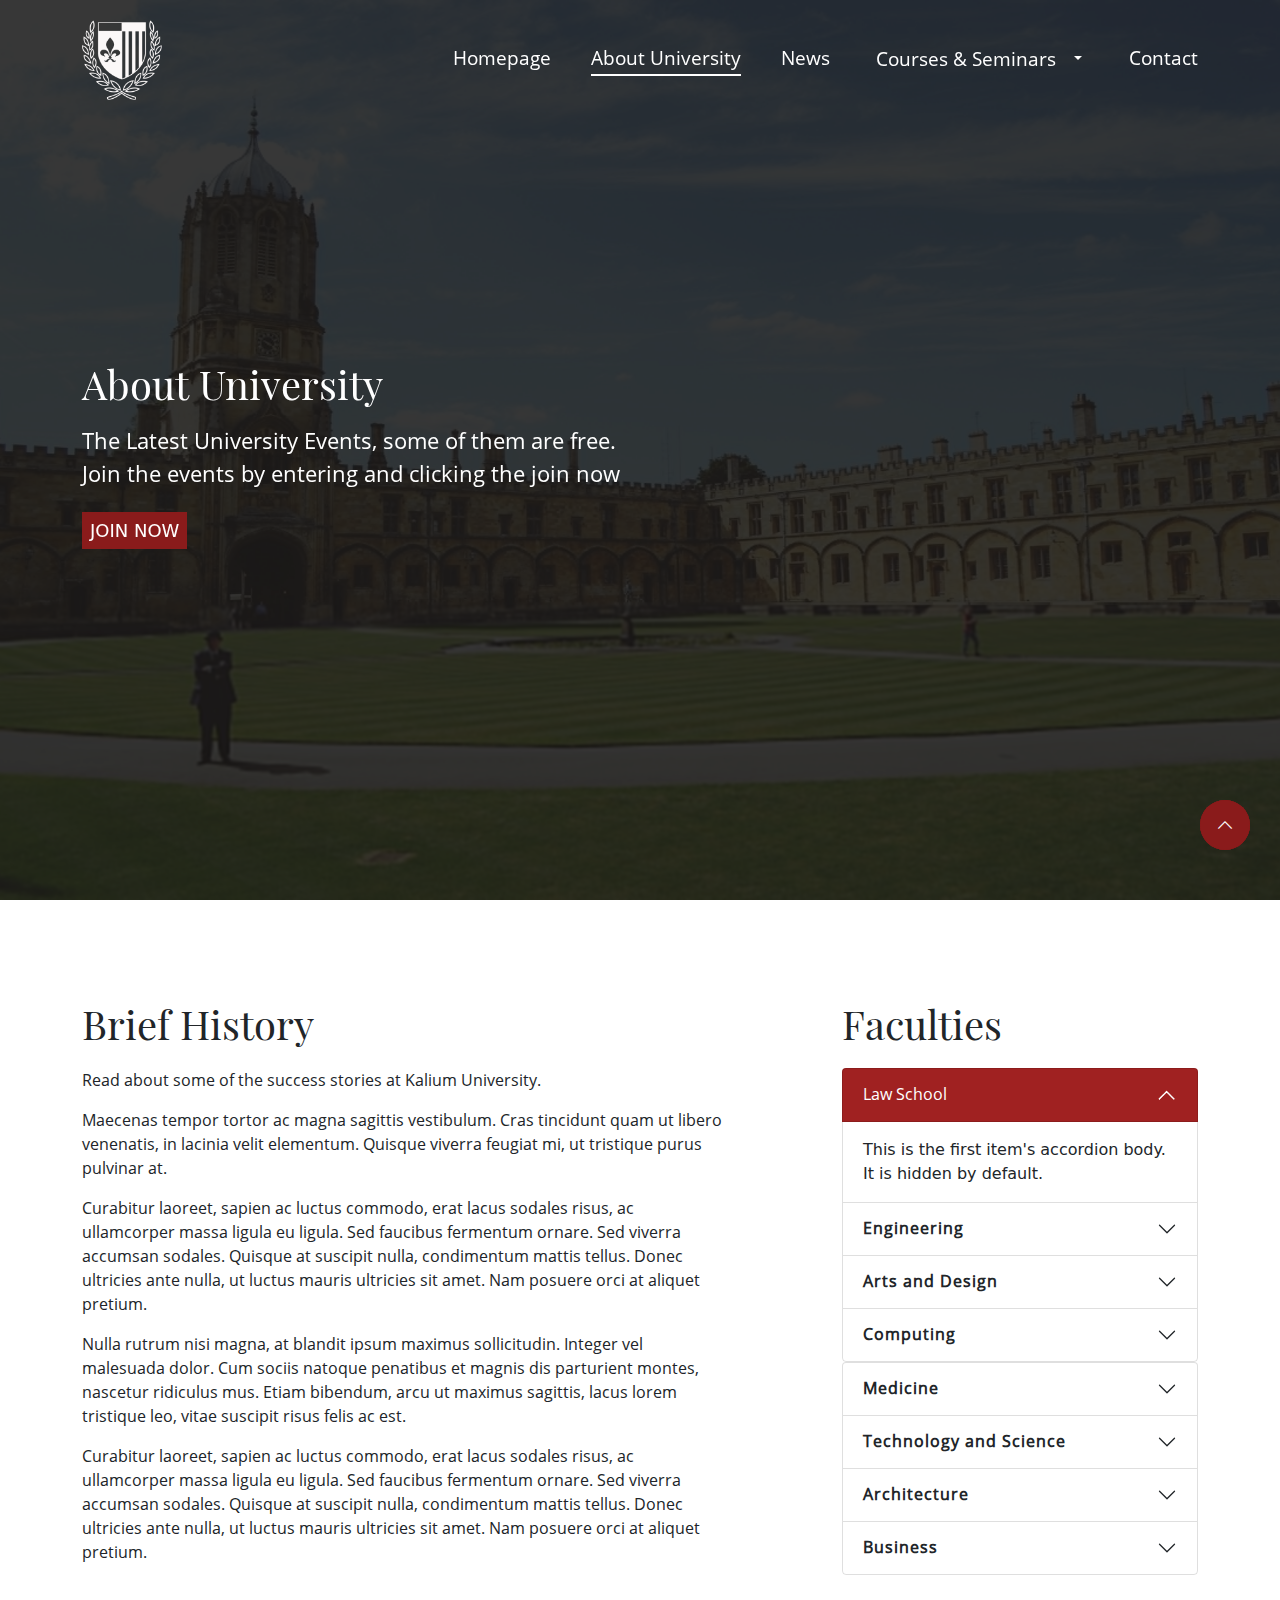
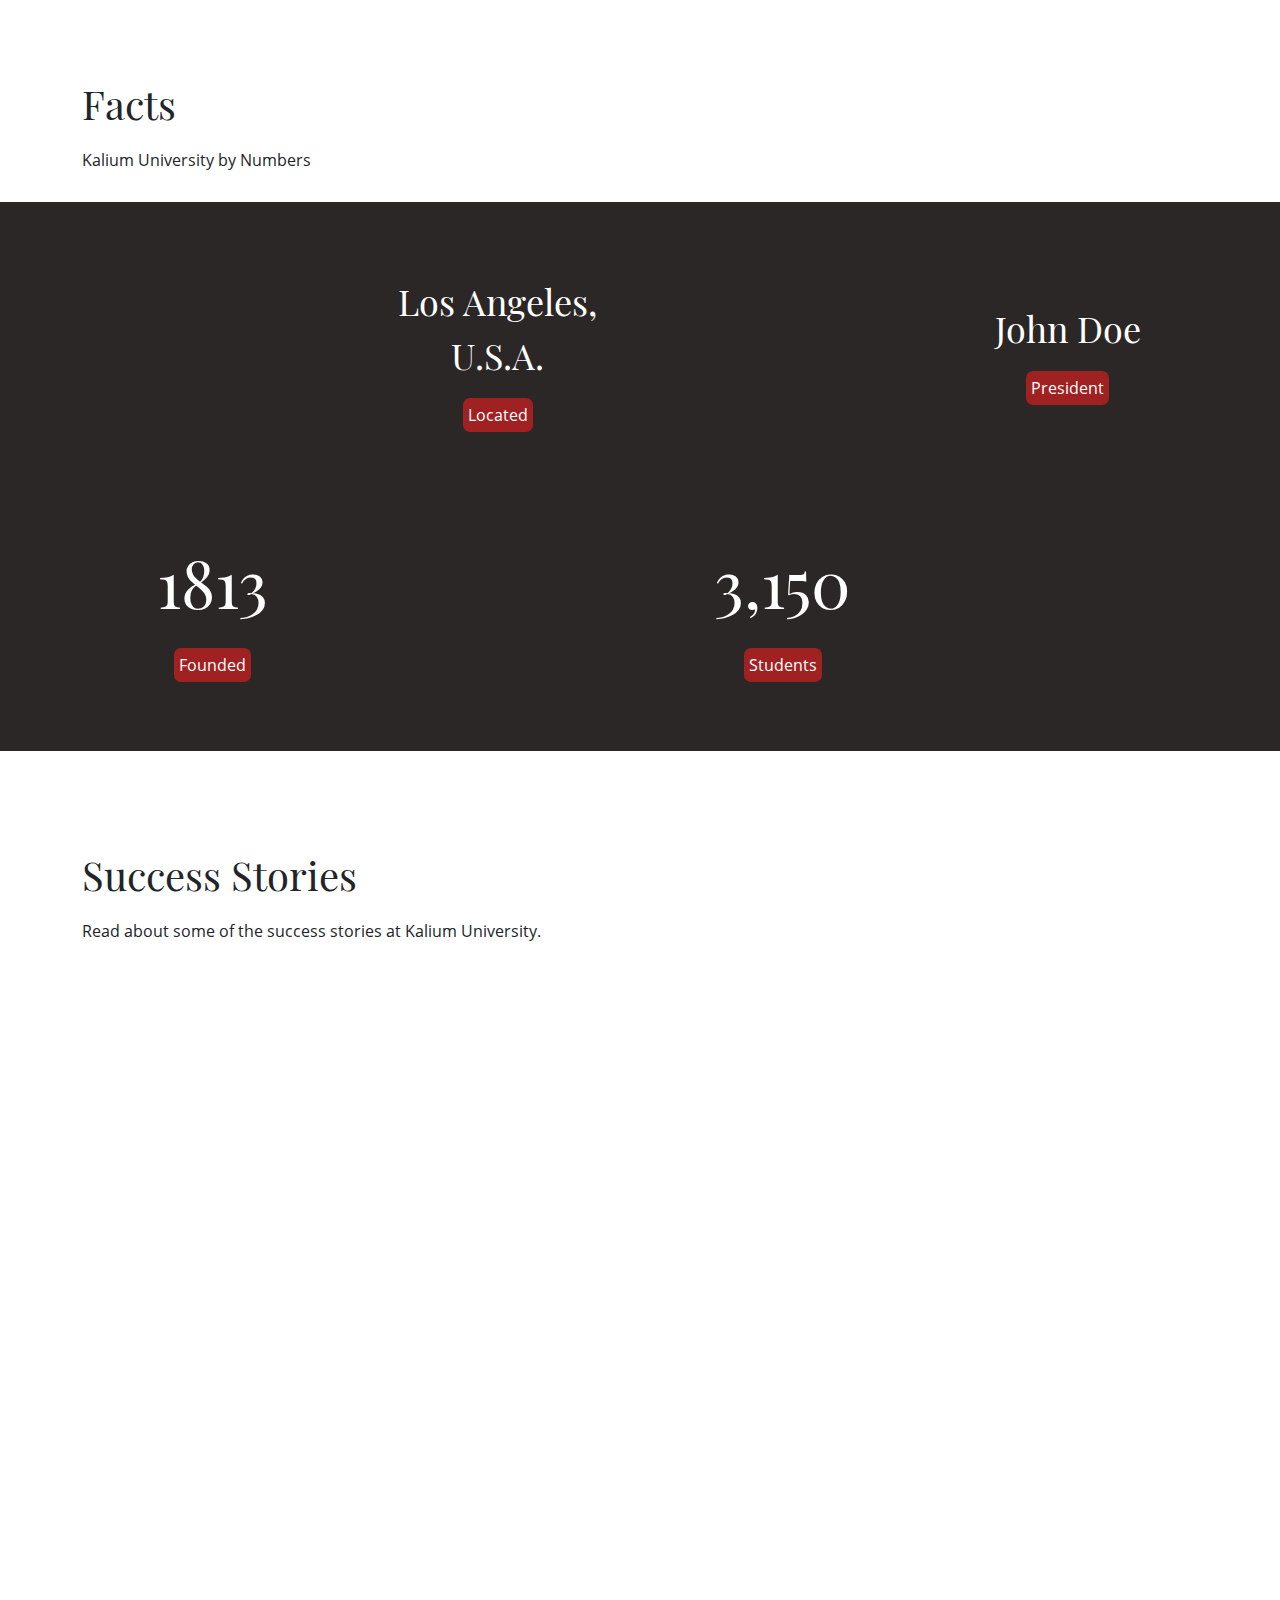
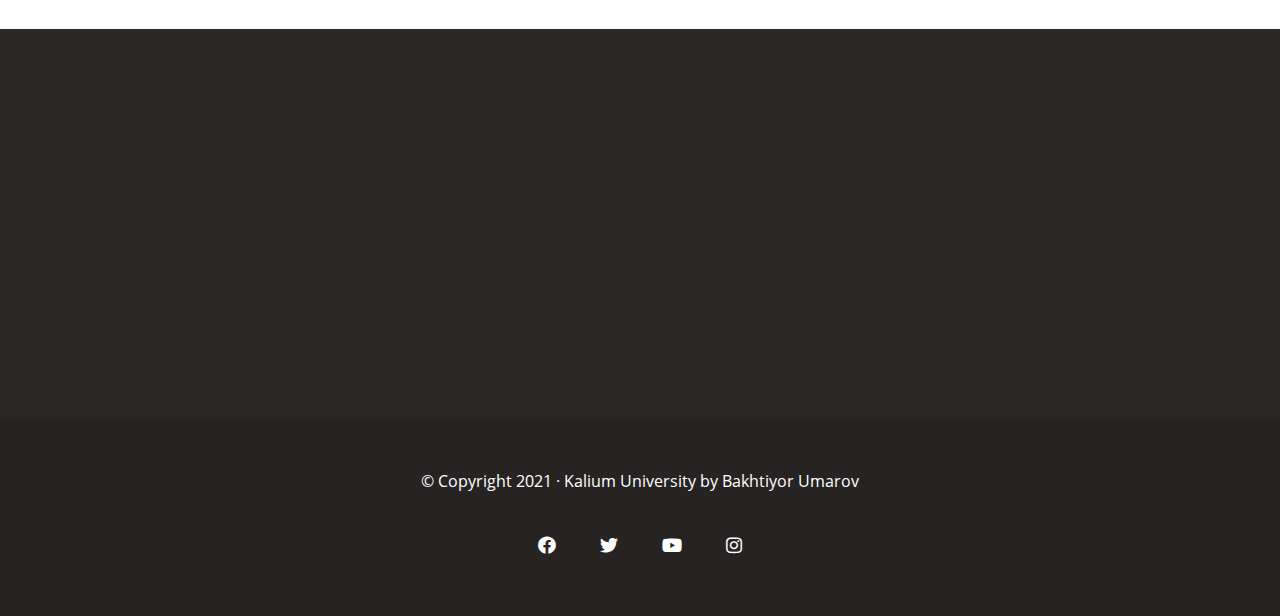
<file: about.html>
<!DOCTYPE html>
<html lang="en">

<head>
    <!-- required meta tags-->
    <meta charset="UTF-8">
    <meta name="viewport" content="width=device-width, initial-scale=1.0">
    <!-- title -->
    <title> Kalium University | About </title>
    <!-- logo -->
    <link rel="icon" href="img/logo_white.png">
    <!-- bootstrap -->
    <link rel="stylesheet" href="css/bootstrap.min.css">
    <!-- font-awesome -->
    <link rel="stylesheet" href="css/font-awesome.css">
    <!-- fonts -->
    <link rel="stylesheet" href="fonts/fonts.css">
    <!-- aos animation -->
    <link href="css/aos.css" rel="stylesheet">
    <!-- hover animation -->
    <link rel="stylesheet" href="css/hover-min.css">
    <!-- main css -->
    <link rel="stylesheet" href="css/about.css">
</head>

<!-- Bakhtiyor Umarov | Front-end Developer -->

<body>
    <!-- header back animation start -->
    <div class="header__back">
        <a href="#" class="header__back-link">
            <i class="fal fa-chevron-up"></i>
        </a>
    </div>
    <!-- header back animation end -->

    <!-- header start -->
    <header class="header" id="header">
        <div class="container">
            <nav class="header__nav">
                <a href="" class="header__logo"><img src="img/logo_white.png" alt=""></a>
                <div class="header__burger ml-auto">
                    <span class="header__icon"></span>
                </div>
                <ul class="header__list">
                    <li class="header__item">
                        <a href="index.html" class="header__link">Homepage</a>
                    </li>
                    <li class="header__item active">
                        <a href="about.html" class="header__link active">About University</a>
                    </li>
                    <li class="header__item">
                        <a href="news.html" class="header__link">News</a>
                    </li>
                    <li class="header__item">
                        <button type="button" class="btn__item btn"><a href="courses.html" class="header__link">Courses
                                & Seminars</a></button>
                        <button type="button" class="btn__icon btn dropdown-toggle dropdown-toggle-split" data-bs-toggle="dropdown" aria-expanded="false">
                            <span class="visually-hidden">Toggle Dropdown</span>
                        </button>
                        <ul class="dropdown-menu">
                            <li class="drop__down-item"><a href="technologies.html" class="drop__down-link">Technology &
                                    Science</a></li>
                            <li class="drop__down-item"><a href="architecture.html" class="drop__down-link">Architecture
                                    Class</a></li>
                            <li class="drop__down-item"><a href="politics.html" class="drop__down-link">Political
                                    Science</a></li>
                            <li class="drop__down-item"><a href="medicine.html" class="drop__down-link">Medicine
                                    Class</a></li>
                        </ul>
                    </li>
                    <li class="header__item">
                        <a href="contact.html" class="header__link">Contact</a>
                    </li>
                </ul>
            </nav>
        </div>
    </header>
    <!-- header end -->
    <!-- main start -->
    <main class="main" id="main">
        <!-- header content start -->
        <section class="header__content">
            <div class="container">
                <div class="row">
                    <div class="header__info col-md-8 col-lg-6" data-aos="fade-up" data-aos-duration='1000' data-aos-delay="300">
                        <h1 class="header__title">About University</h1>
                        <p class="header__txt">The Latest University Events, some of them are free. Join the events by entering and clicking the join now</p>
                        <buttun class="header__btn hvr-rectangle-in">
                            <a href=" #" class="btn__link">Join now </a>
                        </buttun>
                    </div>
                </div>
            </div>
        </section>
        <!-- header content end-->
        <!-- info start -->
        <section class="info" id="info">
            <div class="container">
                <div class="row justify-content-between">
                    <div class="col-md-6 col-lg-7">
                        <h2 class="info__title">
                            Brief History
                        </h2>
                        <p class="info__txt">
                            Read about some of the success stories at Kalium University.
                        </p>
                        <p class="info__txt">
                            Maecenas tempor tortor ac magna sagittis vestibulum. Cras tincidunt quam ut libero venenatis, in lacinia velit elementum. Quisque viverra feugiat mi, ut tristique purus pulvinar at.
                        </p>
                        <p class="info__txt">
                            Curabitur laoreet, sapien ac luctus commodo, erat lacus sodales risus, ac ullamcorper massa ligula eu ligula. Sed faucibus fermentum ornare. Sed viverra accumsan sodales. Quisque at suscipit nulla, condimentum mattis tellus. Donec ultricies ante nulla,
                            ut luctus mauris ultricies sit amet. Nam posuere orci at aliquet pretium.
                        </p>
                        <p class="info__txt">
                            Nulla rutrum nisi magna, at blandit ipsum maximus sollicitudin. Integer vel malesuada dolor. Cum sociis natoque penatibus et magnis dis parturient montes, nascetur ridiculus mus. Etiam bibendum, arcu ut maximus sagittis, lacus lorem tristique leo, vitae
                            suscipit risus felis ac est.
                        </p>
                        <p class="info__txt">
                            Curabitur laoreet, sapien ac luctus commodo, erat lacus sodales risus, ac ullamcorper massa ligula eu ligula. Sed faucibus fermentum ornare. Sed viverra accumsan sodales. Quisque at suscipit nulla, condimentum mattis tellus. Donec ultricies ante nulla,
                            ut luctus mauris ultricies sit amet. Nam posuere orci at aliquet pretium.
                        </p>
                    </div>
                    <div class="col-md-5 col-lg-4">
                        <div class="panel__box">
                            <h2 class="info__title">
                                Faculties
                            </h2>
                            <div class="accordion" id="accordionExample">
                                <div class="accordion-item">
                                    <h2 class="accordion-header" id="headingOne">
                                        <button class="accordion-button" type="button" data-bs-toggle="collapse" data-bs-target="#collapseOne" aria-expanded="true" aria-controls="collapseOne">
                                            Law School
                                        </button>
                                    </h2>
                                    <div id="collapseOne" class="accordion-collapse collapse show" aria-labelledby="headingOne" data-bs-parent="#accordionExample">
                                        <div class="accordion-body">This is the first item's accordion body. It is hidden by default. </div>
                                    </div>
                                </div>
                                <div class="accordion-item">
                                    <h2 class="accordion-header" id="headingTwo">
                                        <button class="accordion-button collapsed" type="button" data-bs-toggle="collapse" data-bs-target="#collapseTwo" aria-expanded="false" aria-controls="collapseTwo">
                                            Engineering
                                        </button>
                                    </h2>
                                    <div id="collapseTwo" class="accordion-collapse collapse" aria-labelledby="headingTwo" data-bs-parent="#accordionExample">
                                        <div class="accordion-body">This is the first item's accordion body. It is hidden by default. </div>
                                    </div>
                                </div>
                                <div class="accordion-item">
                                    <h2 class="accordion-header" id="headingThree">
                                        <button class="accordion-button collapsed" type="button" data-bs-toggle="collapse" data-bs-target="#collapseThree" aria-expanded="false" aria-controls="collapseThree">
                                            Arts and Design
                                        </button>
                                    </h2>
                                    <div id="collapseThree" class="accordion-collapse collapse" aria-labelledby="headingThree" data-bs-parent="#accordionExample">
                                        <div class="accordion-body">This is the first item's accordion body. It is hidden by default. </div>
                                    </div>
                                </div>
                                <div class="accordion-item">
                                    <h2 class="accordion-header" id="headingfour">
                                        <button class="accordion-button collapsed" type="button" data-bs-toggle="collapse" data-bs-target="#collapsefour" aria-expanded="false" aria-controls="collapsefour">
                                            Computing
                                        </button>
                                    </h2>
                                    <div id="collapsefour" class="accordion-collapse collapse" aria-labelledby="headingfour" data-bs-parent="#accordionExample">
                                        <div class="accordion-body">
                                            <div class="accordion-body">This is the first item's accordion body. It is hidden by default. </div>
                                        </div>
                                    </div>
                                </div>
                            </div>
                            <div class="accordion accordion" id="accordionExample">
                                <div class="accordion-item">
                                    <h2 class="accordion-header" id="flush-headingOne">
                                        <button class="accordion-button collapsed" type="button" data-bs-toggle="collapse" data-bs-target="#flush-collapseOne" aria-expanded="false" aria-controls="flush-collapseOne">
                                            Medicine
                                        </button>
                                    </h2>
                                    <div id="flush-collapseOne" class="accordion-collapse collapse" aria-labelledby="flush-headingOne" data-bs-parent="#accordionFlushExample">
                                        <div class="accordion-body">This is the first item's accordion body. It is hidden by default. </div>
                                    </div>
                                </div>
                                <div class="accordion-item">
                                    <h2 class="accordion-header" id="flush-headingTwo">
                                        <button class="accordion-button collapsed" type="button" data-bs-toggle="collapse" data-bs-target="#flush-collapseTwo" aria-expanded="false" aria-controls="flush-collapseTwo">
                                            Technology and Science
                                        </button>
                                    </h2>
                                    <div id="flush-collapseTwo" class="accordion-collapse collapse" aria-labelledby="flush-headingTwo" data-bs-parent="#accordionFlushExample">
                                        <div class="accordion-body">This is the first item's accordion body. It is hidden by default. </div>
                                    </div>
                                </div>
                                <div class="accordion-item">
                                    <h2 class="accordion-header" id="flush-headingThree">
                                        <button class="accordion-button collapsed" type="button" data-bs-toggle="collapse" data-bs-target="#flush-collapseThree" aria-expanded="false" aria-controls="flush-collapseThree">
                                            Architecture
                                        </button>
                                    </h2>
                                    <div id="flush-collapseThree" class="accordion-collapse collapse" aria-labelledby="flush-headingThree" data-bs-parent="#accordionFlushExample">
                                        <div class="accordion-body">This is the first item's accordion body. It is hidden by default. </div>
                                    </div>
                                </div>
                                <div class="accordion-item">
                                    <h2 class="accordion-header" id="flush-headingfour">
                                        <button class="accordion-button collapsed" type="button" data-bs-toggle="collapse" data-bs-target="#flush-collapsefour" aria-expanded="false" aria-controls="flush-collapsefour">
                                            Business
                                        </button>
                                    </h2>
                                    <div id="flush-collapsefour" class="accordion-collapse collapse" aria-labelledby="flush-headingfour" data-bs-parent="#accordionFlushExample">
                                        <div class="accordion-body">This is the first item's accordion body. It is hidden by default. </div>
                                    </div>
                                </div>
                            </div>
                        </div>
                    </div>
                </div>
            </div>
        </section>
        <!-- info end -->
        <!-- facts start -->
        <section class="facts" id="facts">
            <div class="facts__info">
                <div class="container">
                    <h2 class="facts__title">
                        Facts
                    </h2>
                    <p class="facts__txt">
                        Kalium University by Numbers
                    </p>
                </div>
            </div>
            <div class="facts__detail">
                <div class="container">
                    <div class="row">
                        <div class="facts__box col-sm-6 col-md-3" data-aos="zoom-in" data-aos-duration='2000'>
                            <img src="img/ScottLibrary2-292x292.jpg" alt="" class="facts__img">
                        </div>
                        <div class="facts__box col-sm-6 col-md-3">
                            <p class="facts__text">
                                Los Angeles, U.S.A.
                            </p>
                            <span class="facts__span">
                                Located
                            </span>
                        </div>
                        <div class="facts__box col-sm-6 col-md-3" data-aos="zoom-in" data-aos-duration='2000'>
                            <img src="img/president.jpg" alt="" class="facts__img">
                        </div>
                        <div class="facts__box col-sm-6 col-md-3">
                            <p class="facts__text">
                                John Doe
                            </p>
                            <span class="facts__span">
                                President
                            </span>
                        </div>
                        <div class="facts__box col-sm-6 col-md-3">
                            <p class="facts__text">
                                1813
                            </p>
                            <span class="facts__span">
                                Founded
                            </span>
                        </div>
                        <div class="facts__box col-sm-6 col-md-3" data-aos="zoom-in" data-aos-duration='2000'>
                            <img src="img/Campus.jpg" alt="" class="facts__img">
                        </div>
                        <div class="facts__box col-sm-6 col-md-3">
                            <p class="facts__text">
                                3,150
                            </p>
                            <span class="facts__span">
                                Students
                            </span>
                        </div>
                        <div class="facts__box col-sm-6 col-md-3" data-aos="zoom-in" data-aos-duration='2000'>
                            <img src="img/students.jpg" alt="" class="facts__img">
                        </div>
                    </div>
                </div>
            </div>
        </section>
        <!-- facts end -->
        <!-- story start -->
        <section class="story" id="story">
            <div class="container">
                <div class="story__info">
                    <h2 class="story__title">
                        Success Stories
                    </h2>
                    <p class="story__txt">
                        Read about some of the success stories at Kalium University.
                    </p>
                </div>
                <div class="story__hero">
                    <div class="row">
                        <div class="main__hero col-md-5 col-lg-6" data-aos="zoom-in" data-aos-duration='2000'>
                            <div class="story__box">
                                <img src="img/EU-Taylor.jpg" alt="" class="story__img">
                                <div class="story__detail">
                                    <h2 class="story__name">
                                        Susan Barnett
                                    </h2>
                                    <span class="story__span">
                                        Director of University
                                    </span>
                                </div>
                            </div>
                        </div>
                        <div class="col-sm-12 col-md-7 col-lg-6">
                            <div class="row">
                                <div class="col-sm-6" data-aos="zoom-in" data-aos-duration='2000'>
                                    <div class="story__box">
                                        <img src="img/adam-kirsch.jpg" alt="" class="story__img">
                                        <div class="story__detail">
                                            <h2 class="story__name">
                                                Adam Edney
                                            </h2>
                                            <span class="story__span">
                                                Senior Student
                                            </span>
                                        </div>
                                    </div>
                                </div>
                                <div class="col-sm-6" data-aos="zoom-in" data-aos-duration='2000'>
                                    <div class="story__box">
                                        <img src="img/elizabeth.jpg" alt="" class="story__img">
                                        <div class="story__detail">
                                            <h2 class="story__name">
                                                Helen Bowman
                                            </h2>
                                            <span class="story__span">
                                                Freshmen Student
                                            </span>
                                        </div>
                                    </div>
                                </div>
                                <div class="col-sm-6" data-aos="zoom-in" data-aos-duration='2000'>
                                    <div class="story__box">
                                        <img src="img/beijingaward.jpg" alt="" class="story__img">
                                        <div class="story__detail">
                                            <h2 class="story__name">
                                                Levi Jones
                                            </h2>
                                            <span class="story__span">
                                                Chemistry Teacher
                                            </span>
                                        </div>
                                    </div>
                                </div>
                                <div class="col-sm-6" data-aos="zoom-in" data-aos-duration='2000'>
                                    <div class="story__box">
                                        <img src="img/graduation.jpg" alt="" class="story__img">
                                        <div class="story__detail">
                                            <h2 class="story__name">
                                                Cheryl Flores
                                            </h2>
                                            <span class="story__span">
                                                Post-graduate
                                            </span>
                                        </div>
                                    </div>
                                </div>
                            </div>
                        </div>
                    </div>
                </div>
            </div>
        </section>
        <!-- story end -->
    </main>
    <!-- main end -->

    <!-- foooter start -->
    <footer class="footer" id="footer">
        <div class="container">
            <div class="row">
                <div class="footer__box col-sm-4 col-lg-2" data-aos="zoom-in" data-aos-duration='1200'>
                    <h3 class="footer__numbers">
                        Admission
                    </h3>
                    <p class="footer__desc">
                        Academy of Design University Facilities
                    </p>
                </div>
                <div class="footer__box col-sm-4 col-lg-2" data-aos="zoom-in" data-aos-duration='1200'>
                    <h3 class="footer__numbers">
                        University
                    </h3>
                    <p class="footer__desc">
                        University Staff, and Contact Information
                    </p>
                </div>
                <div class="footer__box col-sm-4 col-lg-2" data-aos="zoom-in" data-aos-duration='1200'>
                    <img src="img/footer-logo.png" alt="" class="footer__img">
                    <p class="footer__desc">320 Washington Street <br> Easton, MA 02357 <br> Telephone 508-565-1000</p>
                </div>
                <div class="footer__box col-sm-4 col-lg-2" data-aos="zoom-in" data-aos-duration='1200'>
                    <h3 class="footer__numbers">
                        Quicklinks
                    </h3>
                    <p class="footer__desc">
                        Students Life University Alumni Summer
                    </p>
                </div>
                <div class="footer__box col-sm-4 col-lg-2" data-aos="zoom-in" data-aos-duration='1200'>
                    <h3 class="footer__numbers">
                        Campus
                    </h3>
                    <p class="footer__desc">
                        Museum of Campus Events and News
                    </p>
                </div>
            </div>
        </div>
        <div class="footer__media text-center">
            <span class="footer__copyright">
                &copy; Copyright 2021 · Kalium University by <span><a href="https://www.instagram.com/bakhtiyor.dev/"
                        target="_blank" class="footer__hero">Bakhtiyor
                        Umarov</a></span>
            </span>
            <div class="social__media">
                <a href="#" class="footer__media-link"><i class="fab fa-facebook"></i></a>
                <a href="#" class="footer__media-link"><i class="fab fa-twitter"></i></a>
                <a href="#" class="footer__media-link"><i class="fab fa-youtube"></i></a>
                <a href="#" class="footer__media-link"><i class="fab fa-instagram"></i></a>
            </div>
        </div>
    </footer>
    <!-- foooter start -->






    <!-- main js -->
    <script src="js/main.js"></script>

    <!-- bootstrap js -->
    <script src="js/bootstrap.min.js" "></script>
    
    <!-- aos js -->
    <script src=" https://unpkg.com/aos@2.3.1/dist/aos.js "></script>
    <script>
        AOS.init();
    </script>

</body>

</html>
</file>
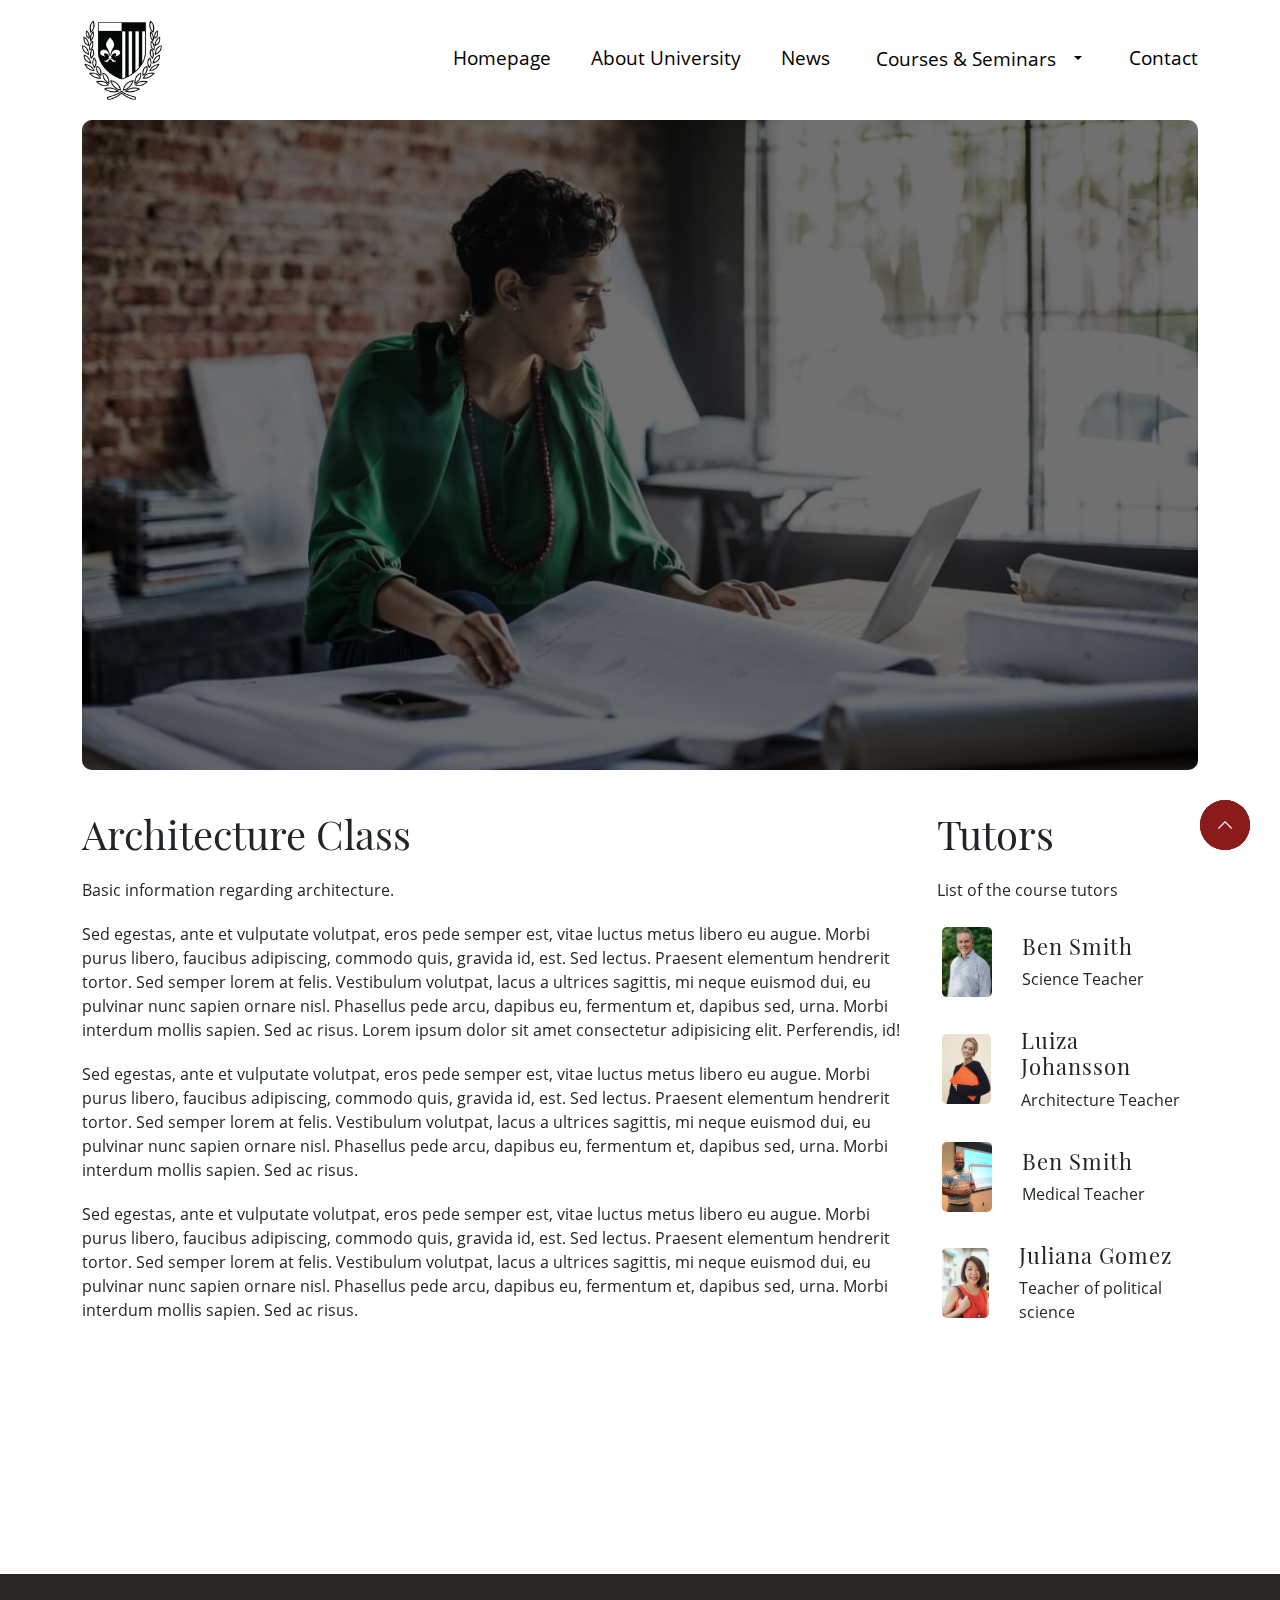
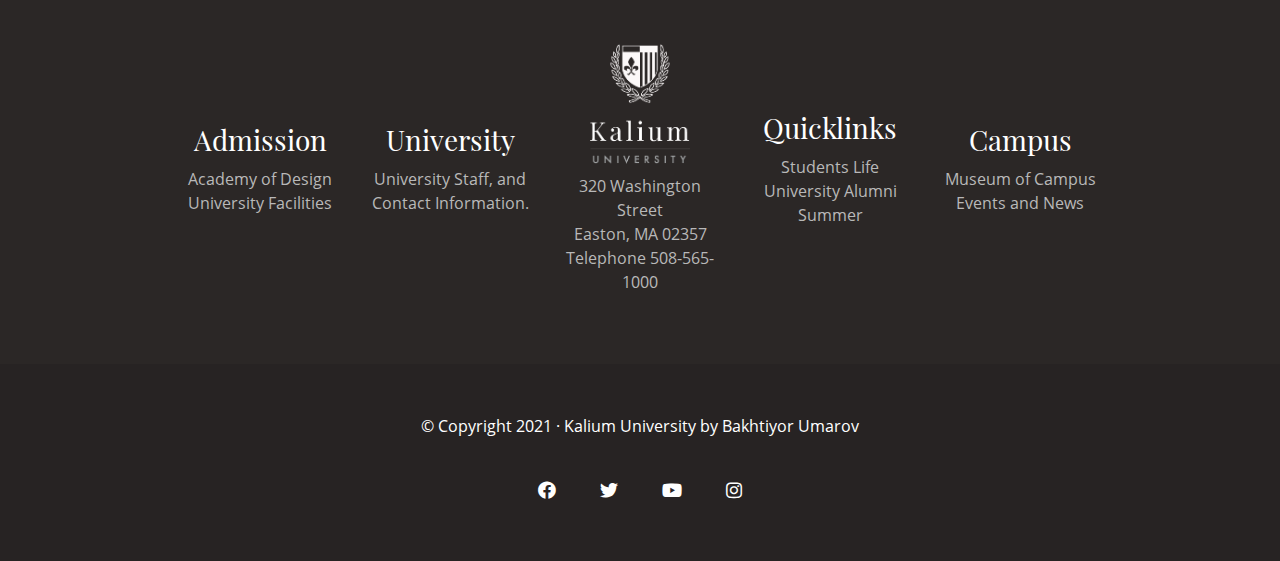
<file: architecture.html>
<!DOCTYPE html>
<html lang="en">

<head>
    <!-- required meta tags-->
    <meta charset="UTF-8">
    <meta name="viewport" content="width=device-width, initial-scale=1.0">
    <!-- title -->
    <title> Kalium University | Architecture </title>
    <!-- logo -->
    <link rel="icon" href="img/logo_white.png">
    <!-- bootstrap -->
    <link rel="stylesheet" href="css/bootstrap.min.css">
    <!-- font-awesome -->
    <link rel="stylesheet" href="css/font-awesome.css">
    <!-- fonts -->
    <link rel="stylesheet" href="fonts/fonts.css">
    <!-- aos animation -->
    <link href="css/aos.css" rel="stylesheet">
    <!-- hover animation -->
    <link rel="stylesheet" href="css/hover-min.css">
    <!-- main css -->
    <link rel="stylesheet" href="css/architecture.css">
</head>

<!-- Bakhtiyor Umarov | Front-end Developer -->

<body>
    <!-- header back animation start -->
    <div class="header__back">
        <a href="#" class="header__back-link">
            <i class="fal fa-chevron-up"></i>
        </a>
    </div>
    <!-- header back animation end -->

    <!-- header start -->
    <header class="header" id="header">
        <div class="container">
            <nav class="header__nav">
                <a href="" class="header__logo"><img src="img/logo__black.png" alt=""></a>
                <div class="header__burger ml-auto">
                    <span class="header__icon"></span>
                </div>
                <ul class="header__list">
                    <li class="header__item">
                        <a href="index.html" class="header__link active">Homepage</a>
                    </li>
                    <li class="header__item">
                        <a href="about.html" class="header__link">About University</a>
                    </li>
                    <li class="header__item">
                        <a href="news.html" class="header__link">News</a>
                    </li>
                    <li class="header__item">
                        <button type="button" class="btn__item btn"><a href="courses.html" class="header__link">Courses
                                & Seminars</a></button>
                        <button type="button" class="btn__icon btn dropdown-toggle dropdown-toggle-split" data-bs-toggle="dropdown" aria-expanded="false">
                            <span class="visually-hidden">Toggle Dropdown</span>
                        </button>
                        <ul class="dropdown-menu">
                            <li class="drop__down-item"><a href="technologies.html" class="drop__down-link">Technology &
                                    Science</a></li>
                            <li class="drop__down-item"><a href="architecture.html" class="drop__down-link active">Architecture
                                    Class</a></li>
                            <li class="drop__down-item"><a href="politics.html" class="drop__down-link">Political
                                    Science</a></li>
                            <li class="drop__down-item"><a href="medicine.html" class="drop__down-link">Medicine
                                    Class</a></li>
                        </ul>
                    </li>
                    <li class="header__item">
                        <a href="contact.html" class="header__link">Contact</a>
                    </li>
                </ul>
            </nav>
        </div>
    </header>
    <!-- header end -->

    <!-- main start -->
    <main class="main" id="main">
        <!-- architecture banner  start -->
        <section class="architecture__banner">
            <div class="container">
                <div class="row">
                    <div class="col-lg-12">
                        <div class="architecture__banner-box" data-aos="zoom-in" data-aos-duration='1600' data-aos-delay='300'>
                            <img src="img/ArchitectureBanner.jpg" alt="">
                        </div>
                    </div>
                </div>
            </div>
        </section>
        <!-- architecture banner  end -->
        <!-- info start -->
        <section class="info">
            <div class="container">
                <div class="row justify-content-between">
                    <div class="col-lg-9 info__box" data-aos="fade-right" data-aos-duration='1600'>
                        <h2 class="info__title">Architecture Class</h2>
                        <p class="info__subtitle">Basic information regarding architecture.</p>
                        <p class="info__txt">
                            Sed egestas, ante et vulputate volutpat, eros pede semper est, vitae luctus metus libero eu augue. Morbi purus libero, faucibus adipiscing, commodo quis, gravida id, est. Sed lectus. Praesent elementum hendrerit tortor. Sed semper lorem at felis. Vestibulum
                            volutpat, lacus a ultrices sagittis, mi neque euismod dui, eu pulvinar nunc sapien ornare nisl. Phasellus pede arcu, dapibus eu, fermentum et, dapibus sed, urna. Morbi interdum mollis sapien. Sed ac risus. Lorem ipsum dolor
                            sit amet consectetur adipisicing elit. Perferendis, id!
                        </p>
                        <p class="info__txt">
                            Sed egestas, ante et vulputate volutpat, eros pede semper est, vitae luctus metus libero eu augue. Morbi purus libero, faucibus adipiscing, commodo quis, gravida id, est. Sed lectus. Praesent elementum hendrerit tortor. Sed semper lorem at felis. Vestibulum
                            volutpat, lacus a ultrices sagittis, mi neque euismod dui, eu pulvinar nunc sapien ornare nisl. Phasellus pede arcu, dapibus eu, fermentum et, dapibus sed, urna. Morbi interdum mollis sapien. Sed ac risus.
                        </p>
                        <p class="info__txt">
                            Sed egestas, ante et vulputate volutpat, eros pede semper est, vitae luctus metus libero eu augue. Morbi purus libero, faucibus adipiscing, commodo quis, gravida id, est. Sed lectus. Praesent elementum hendrerit tortor. Sed semper lorem at felis. Vestibulum
                            volutpat, lacus a ultrices sagittis, mi neque euismod dui, eu pulvinar nunc sapien ornare nisl. Phasellus pede arcu, dapibus eu, fermentum et, dapibus sed, urna. Morbi interdum mollis sapien. Sed ac risus.
                        </p>
                    </div>
                    <div class="col-md-12 col-lg-3 info__box tutors" data-aos="fade-left" data-aos-duration='1600'>
                        <h2 class="info__title">Tutors</h2>
                        <p class="info__subtitle">List of the course tutors</p>
                        <div class="tutor__boxes">
                            <div class="tutor__box">
                                <img src="img/scienceTeacher.jpg" alt="" class="tutor__img">
                                <div class="tutor__info">
                                    <h3 class="tutor__title">Ben Smith</h3>
                                    <p class="tutor__txt">
                                        Science Teacher
                                    </p>
                                </div>
                            </div>
                            <div class="tutor__box">
                                <img src="img/ArchitectureTeacher.jpg" alt="" class="tutor__img">
                                <div class="tutor__info">
                                    <h3 class="tutor__title">Luiza Johansson</h3>
                                    <p class="tutor__txt">
                                        Architecture Teacher
                                    </p>
                                </div>
                            </div>
                        </div>
                        <div class="tutor__boxes">
                            <div class="tutor__box">
                                <img src="img/medicalTeacher.jpg" alt="" class="tutor__img">
                                <div class="tutor__info">
                                    <h3 class="tutor__title">Ben Smith</h3>
                                    <p class="tutor__txt">
                                        Medical Teacher
                                    </p>
                                </div>
                            </div>
                            <div class="tutor__box">
                                <img src="img/politicalTeacher.jpg" alt="" class="tutor__img">
                                <div class="tutor__info">
                                    <h3 class="tutor__title">Juliana Gomez</h3>
                                    <p class="tutor__txt">
                                        Teacher of political science
                                    </p>
                                </div>
                            </div>
                        </div>
                    </div>
                </div>
            </div>
        </section>
        <!-- info end -->
        <!-- alerts start -->
        <section class="alerts">
            <div class="container">
                <div class="row">
                    <div class="col-sm-4 alerts__box time" data-aos="zoom-in" data-aos-duration='1600'>
                        <span class="time__icon">
                            <i class="far fa-clock"></i>
                        </span>
                        <div class="time__box">
                            <h3 class="time__title">Time</h3>
                            <p class="time__txt">
                                Everyday from <b>10:00</b> to <b>16:00</b>
                            </p>
                        </div>
                    </div>
                    <div class="col-sm-4 alerts__box location" data-aos="zoom-in" data-aos-duration='1600'>
                        <span class="location__icon">
                            <i class="fal fa-map-marker-check"></i>
                        </span>
                        <div class="location__box">
                            <h3 class="location__title">Location</h3>
                            <p class="location__txt">
                                Technology Faculty, Main Hall.
                            </p>
                        </div>
                    </div>
                    <div class="col-sm-4 alerts__box date" data-aos="zoom-in" data-aos-duration='1600'>
                        <span class="date__icon">
                            <i class=" fal fa-table"></i>
                        </span>
                        <div class="date__box">
                            <h3 class="date__title">When ?</h3>
                            <p class="date__txt">
                                20 Sep 2016 – 03 May 2017
                            </p>
                        </div>
                    </div>
                </div>
            </div>
        </section>
        <!-- alerts end -->
    </main>
    <!-- main end -->

    <!-- foooter start -->
    <footer class="footer" id="footer">
        <div class="container">
            <div class="row text-center align-items-center">
                <div class="footer__box col-sm-4 col-lg-2">
                    <h3 class="footer__numbers">
                        Admission
                    </h3>
                    <p class="footer__desc">
                        Academy of Design University Facilities
                    </p>
                </div>
                <div class="footer__box col-sm-4 col-lg-2">
                    <h3 class="footer__numbers">
                        University
                    </h3>
                    <p class="footer__desc">
                        University Staff, and Contact Information.
                    </p>
                </div>
                <div class="footer__box col-sm-4 col-lg-2">
                    <img src="img/footer-logo.png" alt="" class="footer__img">
                    <p class="footer__desc">320 Washington Street <br> Easton, MA 02357 <br> Telephone 508-565-1000</p>
                </div>
                <div class="footer__box col-sm-4 col-lg-2">
                    <h3 class="footer__numbers">
                        Quicklinks
                    </h3>
                    <p class="footer__desc">
                        Students Life University Alumni Summer
                    </p>
                </div>
                <div class="footer__box col-sm-4 col-lg-2">
                    <h3 class="footer__numbers">
                        Campus
                    </h3>
                    <p class="footer__desc">
                        Museum of Campus Events and News
                    </p>
                </div>
            </div>
        </div>
        <div class="footer__media text-center">
            <span class="footer__copyright">
                &copy; Copyright 2021 · Kalium University by <a href="" class="footer__hero">Bakhtiyor
                    Umarov</a>
            </span>
            <div class="social__media">
                <a href="#" class="footer__link"><i class="fab fa-facebook"></i></a>
                <a href="#" class="footer__link"><i class="fab fa-twitter"></i></a>
                <a href="#" class="footer__link"><i class="fab fa-youtube"></i></a>
                <a href="#" class="footer__link"><i class="fab fa-instagram"></i></a>
            </div>
        </div>
    </footer>
    <!-- foooter start -->







    <!-- main js -->
    <script src="js/main.js"></script>

    <!-- bootstrap js -->
    <script src="js/bootstrap.min.js" "></script>
    
    <!-- aos js -->
    <script src=" https://unpkg.com/aos@2.3.1/dist/aos.js "></script>
    <script>
        AOS.init();
    </script>
</body>

</html>
</file>
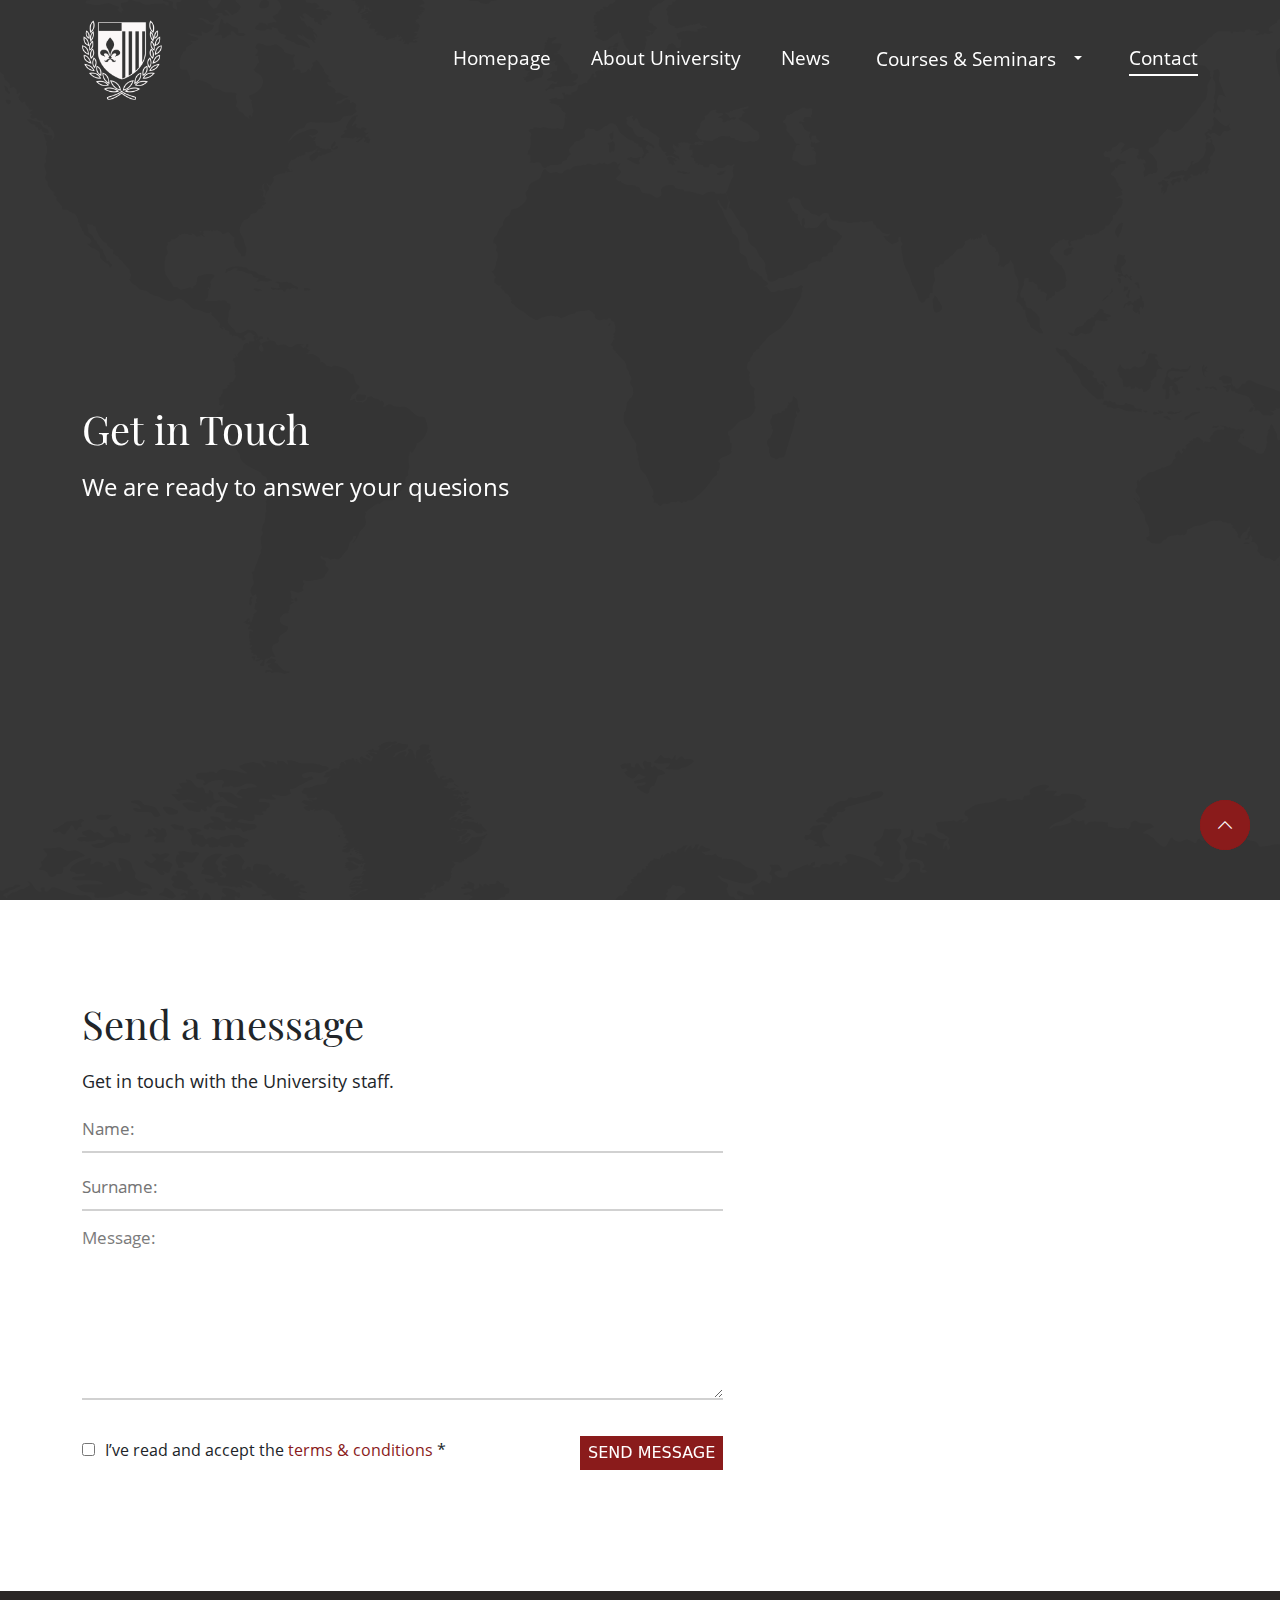
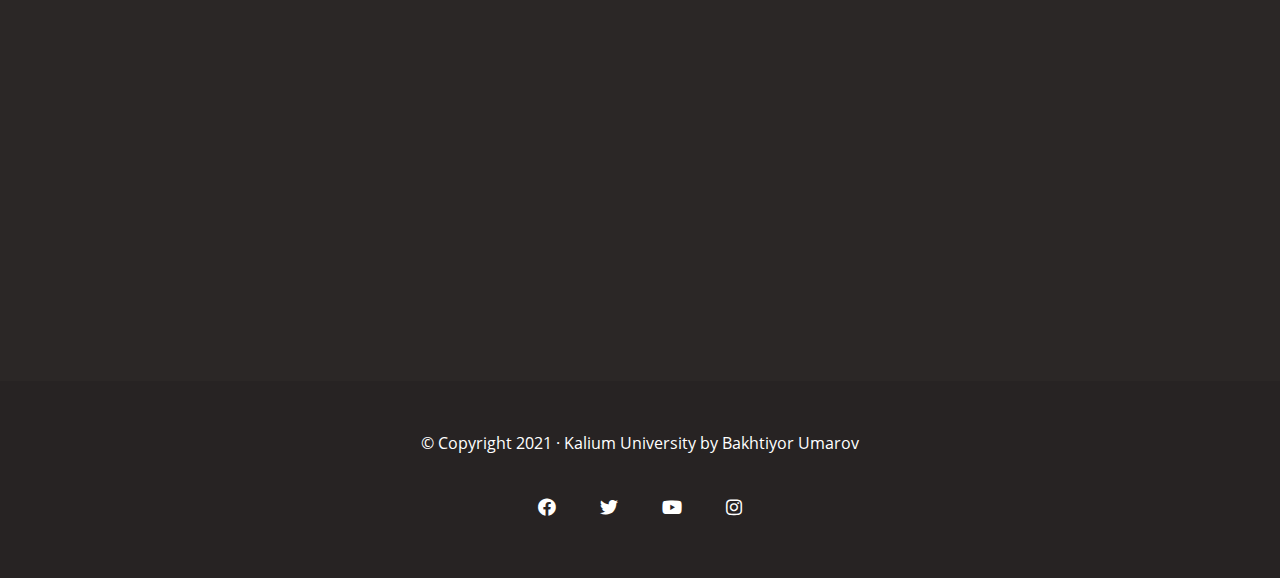
<file: contact.html>
<!DOCTYPE html>
<html lang="en">

<head>
    <!-- required meta tags-->
    <meta charset="UTF-8">
    <meta name="viewport" content="width=device-width, initial-scale=1.0">
    <!-- title -->
    <title> Kalium University | Contact </title>
    <!-- logo -->
    <link rel="icon" href="img/logo_white.png">
   <!-- bootstrap -->
   <link rel="stylesheet" href="css/bootstrap.min.css">
   <!-- font-awesome -->
   <link rel="stylesheet" href="css/font-awesome.css">
   <!-- fonts -->
   <link rel="stylesheet" href="fonts/fonts.css">
   <!-- aos animation -->
   <link href="css/aos.css" rel="stylesheet">
   <!-- hover animation -->
   <link rel="stylesheet" href="css/hover-min.css">
    <!-- main css -->
    <link rel="stylesheet" href="css/contact.css">
</head>

<!-- Bakhtiyor Umarov | Front-end Developer -->

<body>

    <!-- header back animation start -->
    <div class="header__back">
        <a href="#" class="header__back-link">
            <i class="fal fa-chevron-up"></i>
        </a>
    </div>
    <!-- header back animation end -->

    <!-- header start -->
    <header class="header" id="header">
        <div class="container">
            <nav class="header__nav">
                <a href="" class="header__logo"><img src="img/logo_white.png" alt=""></a>
                <div class="header__burger ml-auto">
                    <span class="header__icon"></span>
                </div>
                <ul class="header__list">
                    <li class="header__item">
                        <a href="index.html" class="header__link">Homepage</a>
                    </li>
                    <li class="header__item">
                        <a href="about.html" class="header__link">About University</a>
                    </li>
                    <li class="header__item">
                        <a href="#" class="header__link">News</a>
                    </li>
                    <li class="header__item">
                        <button type="button" class="btn__item btn"><a href="courses.html" class="header__link">Courses
                                & Seminars</a></button>
                        <button type="button" class="btn__icon btn dropdown-toggle dropdown-toggle-split" data-bs-toggle="dropdown" aria-expanded="false">
                            <span class="visually-hidden">Toggle Dropdown</span>
                        </button>
                        <ul class="dropdown-menu">
                            <li class="drop__down-item"><a href="technologies.html" class="drop__down-link">Technology &
                                    Science</a></li>
                            <li class="drop__down-item"><a href="architecture.html" class="drop__down-link">Architecture
                                    Class</a></li>
                            <li class="drop__down-item"><a href="politics.html" class="drop__down-link">Political
                                    Science</a></li>
                            <li class="drop__down-item"><a href="medicine.html" class="drop__down-link">Medicine
                                    Class</a></li>
                        </ul>
                    </li>
                    <li class="header__item active">
                        <a href="#" class="header__link active">Contact</a>
                    </li>
                </ul>
            </nav>
        </div>
    </header>
    <!-- header end -->

    <!-- main start -->
    <main class="main" id="main">
        <!-- header content start -->
        <section class="header__content">
            <div class="container">
                <div class="row">
                    <div class="header__info col-md-10 col-lg-6" data-aos="fade-up" data-aos-duration='1000' data-aos-delay="300">
                        <h1 class="header__title">Get in Touch</h1>
                        <p class="header__txt">We are ready to answer your quesions</p>
                    </div>
                </div>
            </div>
        </section>
        <!-- header content end -->
        <!-- contact start -->
        <section class="contact">
            <div class="container">
                <div class="row justify-content-between">
                    <div class="contact__box col-lg-7">
                        <h2 class="contact__title">
                            Send a message
                        </h2>
                        <p class="contact__subtitle">
                            Get in touch with the University staff.
                        </p>
                        <form class="contact__group">
                            <input type="text" class="contact__name" placeholder="Name:">
                            <input type="email" class="contact__email" placeholder="Surname:">
                            <label for="textarea" class="textarea__label">Message:</label>
                            <textarea name="" id="contact__textarea" class="contact__textarea" cols="30" rows="5"></textarea>
                        </form>
                        <div class="contact_terms">
                            <div class="contact__rules">
                                <input type="checkbox" class="checkbox">
                                <p class="contact__txt">
                                    I’ve read and accept the <a class="contact__link" href="#"> terms &amp; conditions
                                    </a> *
                                </p>
                            </div>
                            <button type="button" class="contact__btn hvr-rectangle-in"> <a href=""
                                    class="contact__btn-link"> Send message</a>
                            </button>
                        </div>
                    </div>
                    <div class="contact__box col-lg-4" data-aos="zoom-in" data-aos-duration='2000'>
                        <h2 class="info__title">
                            General Info
                        </h2>
                        <p class="info__subtitle">
                            We’re at
                        </p>
                        <img src="img/info__building.png" alt="" class="info__img">
                        <address class="info__address">
                            320 Washington Street Easton,<br>
                            MA 02357<br>
                            Telephone: <a href="tel:571 400-1255" class="addresss__link">(571) 400-1255</a><br>
                            Email: <a href="mailto:hello@kaliumtheme.com"
                                class="addresss__link">hello@kaliumtheme.com</a><br>
                        </address>
                    </div>
                </div>
            </div>
        </section>
        <!-- contact end -->
    </main>
    <!-- main end -->

    <!-- foooter start -->
    <footer class="footer" id="footer">
        <div class="container">
            <div class="row text-center align-items-center">
                <div class="footer__box col-sm-4 col-lg-2" data-aos="zoom-in" data-aos-duration='2000'>
                    <h3 class="footer__numbers">
                        Admission
                    </h3>
                    <p class="footer__desc">
                        Academy of Design University Facilities
                    </p>
                </div>
                <div class="footer__box col-sm-4 col-lg-2" data-aos="zoom-in" data-aos-duration='2000'>
                    <h3 class="footer__numbers">
                        University
                    </h3>
                    <p class="footer__desc">
                        University Staff, and Contact Information.
                    </p>
                </div>
                <div class="footer__box col-sm-4 col-lg-2" data-aos="zoom-in" data-aos-duration='2000'>
                    <img src="img/footer-logo.png" alt="" class="footer__img">
                    <p class="footer__desc">320 Washington Street <br> Easton, MA 02357 <br> Telephone 508-565-1000</p>
                </div>
                <div class="footer__box col-sm-4 col-lg-2" data-aos="zoom-in" data-aos-duration='2000'>
                    <h3 class="footer__numbers">
                        Quicklinks
                    </h3>
                    <p class="footer__desc">
                        Students Life University Alumni Summer
                    </p>
                </div>
                <div class="footer__box col-sm-4 col-lg-2" data-aos="zoom-in" data-aos-duration='2000'>
                    <h3 class="footer__numbers">
                        Campus
                    </h3>
                    <p class="footer__desc">
                        Museum of Campus Events and News
                    </p>
                </div>
            </div>
        </div>
        <div class="footer__media text-center">
            <span class="footer__copyright">
                &copy; Copyright 2021 · Kalium University by <a href="" class="footer__hero">Bakhtiyor
                    Umarov</a>
            </span>
            <div class="social__media">
                <a href="#" class="footer__link"><i class="fab fa-facebook"></i></a>
                <a href="#" class="footer__link"><i class="fab fa-twitter"></i></a>
                <a href="#" class="footer__link"><i class="fab fa-youtube"></i></a>
                <a href="#" class="footer__link"><i class="fab fa-instagram"></i></a>
            </div>
        </div>
    </footer>
    <!-- foooter start -->





    <!-- main js -->
    <script src="js/main.js"></script>

    <!-- bootstrap js -->
    <script src="js/bootstrap.min.js" "></script>
    
    <!-- aos js -->
    <script src=" https://unpkg.com/aos@2.3.1/dist/aos.js "></script>
    <script>
        AOS.init();
    </script>
</body>

</html>
</file>
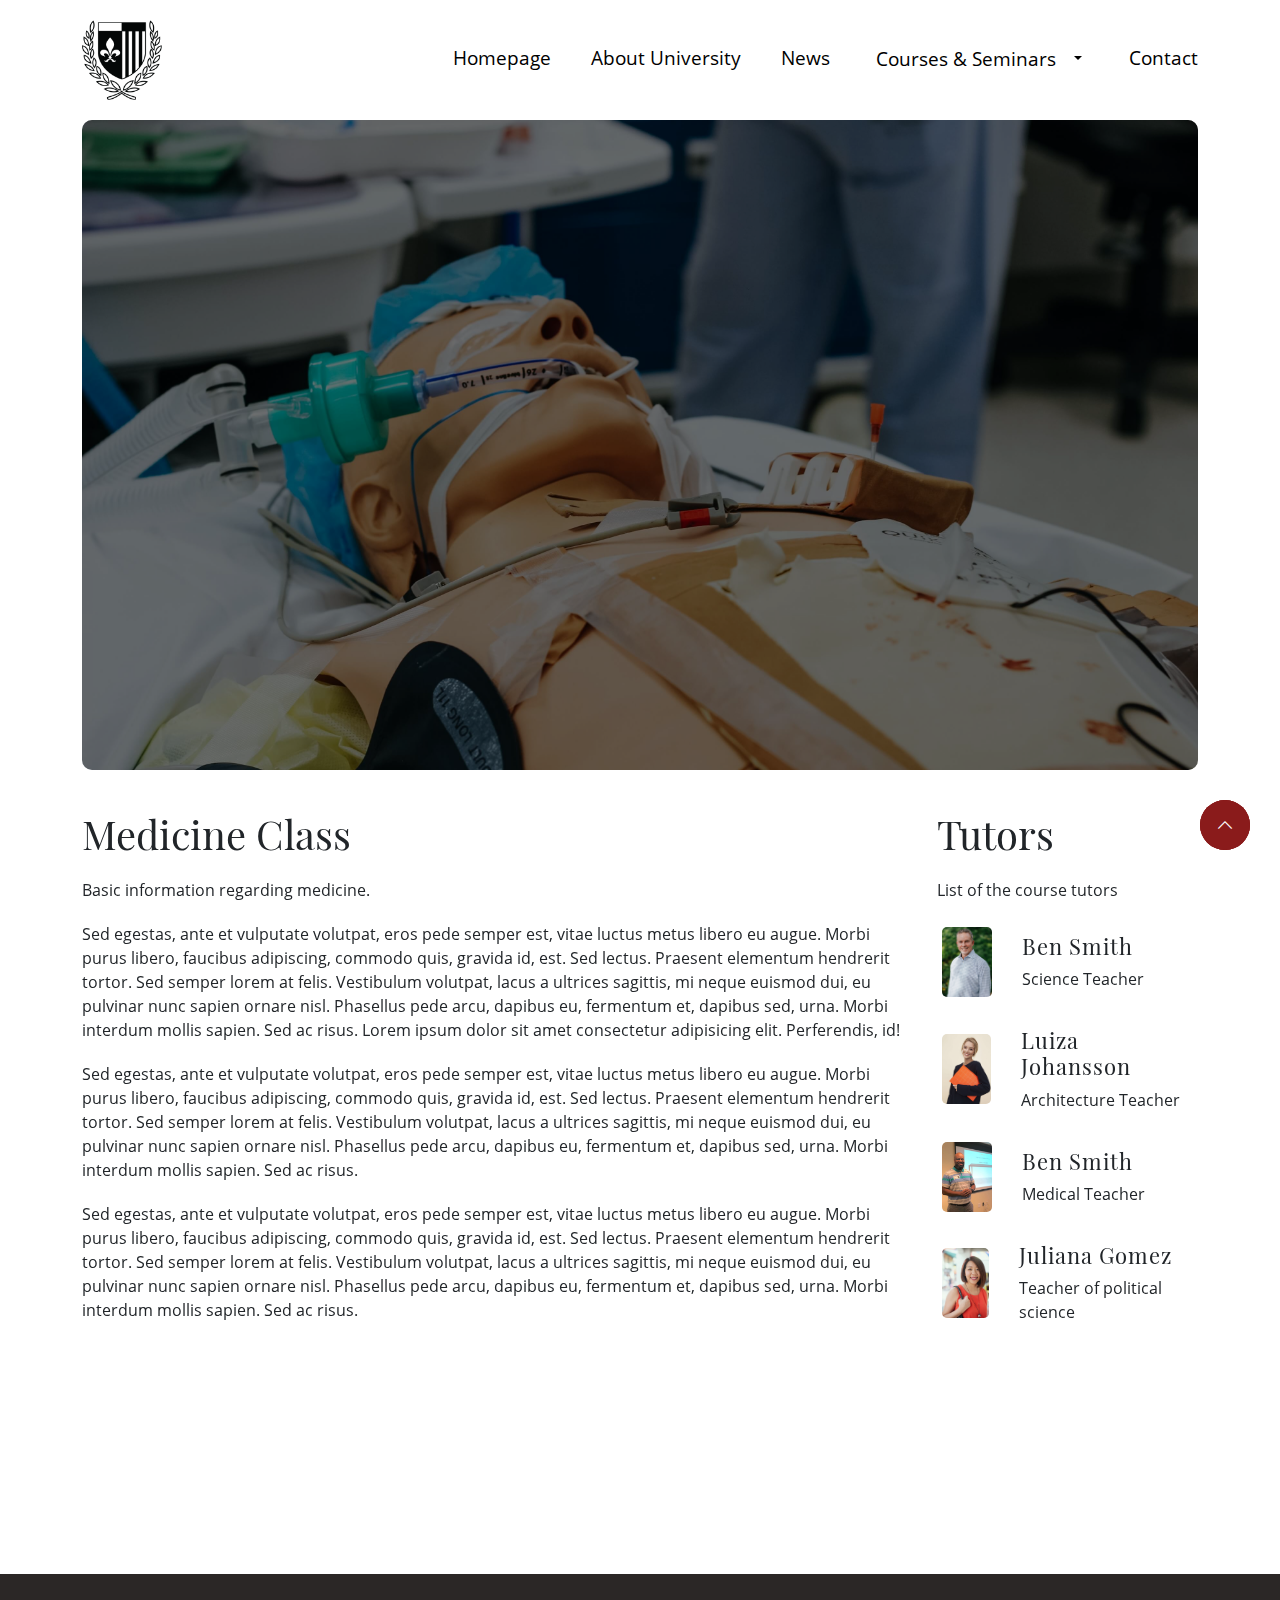
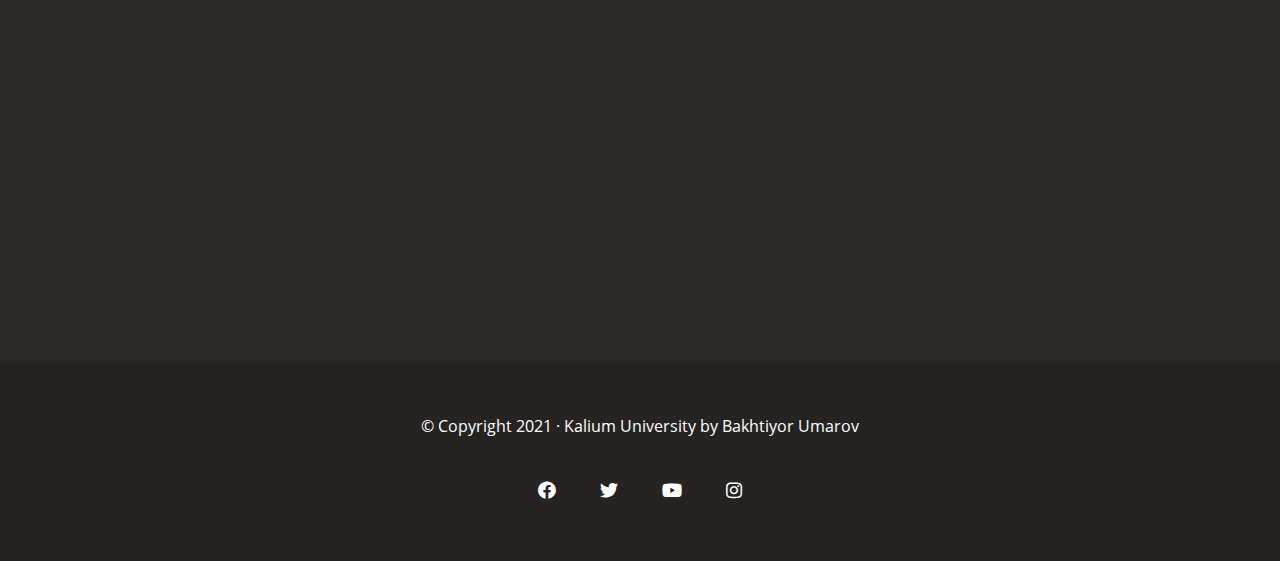
<file: medicine.html>
<!DOCTYPE html>
<html lang="en">

<head>
    <!-- required meta tags-->
    <meta charset="UTF-8">
    <meta name="viewport" content="width=device-width, initial-scale=1.0">
    <!-- title -->
    <title> Kalium University | Medicine </title>
    <!-- logo -->
    <link rel="icon" href="img/logo_white.png">
   <!-- bootstrap -->
   <link rel="stylesheet" href="css/bootstrap.min.css">
   <!-- font-awesome -->
   <link rel="stylesheet" href="css/font-awesome.css">
   <!-- fonts -->
   <link rel="stylesheet" href="fonts/fonts.css">
   <!-- aos animation -->
   <link href="css/aos.css" rel="stylesheet">
   <!-- hover animation -->
   <link rel="stylesheet" href="css/hover-min.css">
    <!-- main css -->
    <link rel="stylesheet" href="css/medicine.css">
</head>

<!-- Bakhtiyor Umarov | Front-end Developer -->

<body>

    <!-- header back animation start -->
    <div class="header__back">
        <a href="#" class="header__back-link">
            <i class="fal fa-chevron-up"></i>
        </a>
    </div>
    <!-- header back animation end -->

    <!-- header start -->
    <header class="header" id="header">
        <div class="container">
            <nav class="header__nav">
                <a href="" class="header__logo"><img src="img/logo__black.png" alt=""></a>
                <div class="header__burger ml-auto">
                    <span class="header__icon"></span>
                </div>
                <ul class="header__list">
                    <li class="header__item">
                        <a href="index.html" class="header__link active">Homepage</a>
                    </li>
                    <li class="header__item">
                        <a href="about.html" class="header__link">About University</a>
                    </li>
                    <li class="header__item">
                        <a href="news.html" class="header__link">News</a>
                    </li>
                    <li class="header__item">
                        <button type="button" class="btn__item btn"><a href="courses.html" class="header__link">Courses
                                & Seminars</a></button>
                        <button type="button" class="btn__icon btn dropdown-toggle dropdown-toggle-split" data-bs-toggle="dropdown" aria-expanded="false">
                            <span class="visually-hidden">Toggle Dropdown</span>
                        </button>
                        <ul class="dropdown-menu">
                            <li class="drop__down-item"><a href="technologies.html" class="drop__down-link">Technology &
                                    Science</a></li>
                            <li class="drop__down-item"><a href="architecture.html" class="drop__down-link">Architecture
                                    Class</a></li>
                            <li class="drop__down-item"><a href="politics.html" class="drop__down-link">Political
                                    Science</a></li>
                            <li class="drop__down-item"><a href="medicine.html" class="drop__down-link active">Medicine
                                    Class</a></li>
                        </ul>
                    </li>
                    <li class="header__item">
                        <a href="contact.html" class="header__link">Contact</a>
                    </li>
                </ul>
            </nav>
        </div>
    </header>
    <!-- header end -->
    <!-- main start -->
    <main class="main" id="main">
        <!-- medicine banner  start -->
        <section class="medicine__banner">
            <div class="container">
                <div class="row">
                    <div class="col-lg-12">
                        <div class="medicine__banner-box" data-aos="zoom-in" data-aos-duration='1600' data-aos-delay='300'>
                            <img src="img/medicineBanner.jpg" alt="">
                        </div>
                    </div>
                </div>
            </div>
        </section>
        <!-- tmedicine banner  end -->

        <!-- info start -->
        <section class="info">
            <div class="container">
                <div class="row justify-content-between">
                    <div class="col-lg-9 info__box" data-aos="fade-right" data-aos-duration='1600'>
                        <h2 class="info__title">Medicine Class</h2>
                        <p class="info__subtitle">Basic information regarding medicine.</p>
                        <p class="info__txt">
                            Sed egestas, ante et vulputate volutpat, eros pede semper est, vitae luctus metus libero eu augue. Morbi purus libero, faucibus adipiscing, commodo quis, gravida id, est. Sed lectus. Praesent elementum hendrerit tortor. Sed semper lorem at felis. Vestibulum
                            volutpat, lacus a ultrices sagittis, mi neque euismod dui, eu pulvinar nunc sapien ornare nisl. Phasellus pede arcu, dapibus eu, fermentum et, dapibus sed, urna. Morbi interdum mollis sapien. Sed ac risus. Lorem ipsum dolor
                            sit amet consectetur adipisicing elit. Perferendis, id!
                        </p>
                        <p class="info__txt">
                            Sed egestas, ante et vulputate volutpat, eros pede semper est, vitae luctus metus libero eu augue. Morbi purus libero, faucibus adipiscing, commodo quis, gravida id, est. Sed lectus. Praesent elementum hendrerit tortor. Sed semper lorem at felis. Vestibulum
                            volutpat, lacus a ultrices sagittis, mi neque euismod dui, eu pulvinar nunc sapien ornare nisl. Phasellus pede arcu, dapibus eu, fermentum et, dapibus sed, urna. Morbi interdum mollis sapien. Sed ac risus.
                        </p>
                        <p class="info__txt">
                            Sed egestas, ante et vulputate volutpat, eros pede semper est, vitae luctus metus libero eu augue. Morbi purus libero, faucibus adipiscing, commodo quis, gravida id, est. Sed lectus. Praesent elementum hendrerit tortor. Sed semper lorem at felis. Vestibulum
                            volutpat, lacus a ultrices sagittis, mi neque euismod dui, eu pulvinar nunc sapien ornare nisl. Phasellus pede arcu, dapibus eu, fermentum et, dapibus sed, urna. Morbi interdum mollis sapien. Sed ac risus.
                        </p>
                    </div>
                    <div class="col-md-12 col-lg-3 info__box tutors" data-aos="fade-left" data-aos-duration='1600'>
                        <h2 class="info__title">Tutors</h2>
                        <p class="info__subtitle">List of the course tutors</p>
                        <div class="tutor__boxes">
                            <div class="tutor__box">
                                <img src="img/scienceTeacher.jpg" alt="" class="tutor__img">
                                <div class="tutor__info">
                                    <h3 class="tutor__title">Ben Smith</h3>
                                    <p class="tutor__txt">
                                        Science Teacher
                                    </p>
                                </div>
                            </div>
                            <div class="tutor__box">
                                <img src="img/ArchitectureTeacher.jpg" alt="" class="tutor__img">
                                <div class="tutor__info">
                                    <h3 class="tutor__title">Luiza Johansson</h3>
                                    <p class="tutor__txt">
                                        Architecture Teacher
                                    </p>
                                </div>
                            </div>
                        </div>
                        <div class="tutor__boxes">
                            <div class="tutor__box">
                                <img src="img/medicalTeacher.jpg" alt="" class="tutor__img">
                                <div class="tutor__info">
                                    <h3 class="tutor__title">Ben Smith</h3>
                                    <p class="tutor__txt">
                                        Medical Teacher
                                    </p>
                                </div>
                            </div>
                            <div class="tutor__box">
                                <img src="img/politicalTeacher.jpg" alt="" class="tutor__img">
                                <div class="tutor__info">
                                    <h3 class="tutor__title">Juliana Gomez</h3>
                                    <p class="tutor__txt">
                                        Teacher of political science
                                    </p>
                                </div>
                            </div>
                        </div>
                    </div>
                </div>
            </div>
        </section>
        <!-- info end -->

        <!-- alerts start -->
        <section class="alerts">
            <div class="container">
                <div class="row">
                    <div class="col-sm-4 alerts__box time" data-aos="zoom-in" data-aos-duration='1600'>
                        <span class="time__icon">
                            <i class="far fa-clock"></i>
                        </span>
                        <div class="time__box">
                            <h3 class="time__title">Time</h3>
                            <p class="time__txt">
                                Everyday from <b>10:00</b> to <b>16:00</b>
                            </p>
                        </div>
                    </div>
                    <div class="col-sm-4 alerts__box location" data-aos="zoom-in" data-aos-duration='1600'>
                        <span class="location__icon">
                            <i class="fal fa-map-marker-check"></i>
                        </span>
                        <div class="location__box">
                            <h3 class="location__title">Location</h3>
                            <p class="location__txt">
                                Technology Faculty, Main Hall.
                            </p>
                        </div>
                    </div>
                    <div class="col-sm-4 alerts__box date" data-aos="zoom-in" data-aos-duration='1600'>
                        <span class="date__icon">
                            <i class=" fal fa-table"></i>
                        </span>
                        <div class="date__box">
                            <h3 class="date__title">When ?</h3>
                            <p class="date__txt">
                                20 Sep 2016 – 03 May 2017
                            </p>
                        </div>
                    </div>
                </div>
            </div>
        </section>
        <!-- alerts end -->
    </main>
    <!-- main end -->

    <!-- foooter start -->
    <footer class="footer" id="footer">
        <div class="container">
            <div class="row text-center align-items-center">
                <div class="footer__box col-sm-4 col-lg-2" data-aos="zoom-in" data-aos-duration='2000'>
                    <h3 class="footer__numbers">
                        Admission
                    </h3>
                    <p class="footer__desc">
                        Academy of Design University Facilities
                    </p>
                </div>
                <div class="footer__box col-sm-4 col-lg-2" data-aos="zoom-in" data-aos-duration='2000'>
                    <h3 class="footer__numbers">
                        University
                    </h3>
                    <p class="footer__desc">
                        University Staff, and Contact Information.
                    </p>
                </div>
                <div class="footer__box col-sm-4 col-lg-2" data-aos="zoom-in" data-aos-duration='2000'>
                    <img src="img/footer-logo.png" alt="" class="footer__img">
                    <p class="footer__desc">320 Washington Street <br> Easton, MA 02357 <br> Telephone 508-565-1000</p>
                </div>
                <div class="footer__box col-sm-4 col-lg-2" data-aos="zoom-in" data-aos-duration='2000'>
                    <h3 class="footer__numbers">
                        Quicklinks
                    </h3>
                    <p class="footer__desc">
                        Students Life University Alumni Summer
                    </p>
                </div>
                <div class="footer__box col-sm-4 col-lg-2" data-aos="zoom-in" data-aos-duration='2000'>
                    <h3 class="footer__numbers">
                        Campus
                    </h3>
                    <p class="footer__desc">
                        Museum of Campus Events and News
                    </p>
                </div>
            </div>
        </div>
        <div class="footer__media text-center">
            <span class="footer__copyright">
                &copy; Copyright 2021 · Kalium University by <a href="" class="footer__hero">Bakhtiyor
                    Umarov</a>
            </span>
            <div class="social__media">
                <a href="#" class="footer__link"><i class="fab fa-facebook"></i></a>
                <a href="#" class="footer__link"><i class="fab fa-twitter"></i></a>
                <a href="#" class="footer__link"><i class="fab fa-youtube"></i></a>
                <a href="#" class="footer__link"><i class="fab fa-instagram"></i></a>
            </div>
        </div>
    </footer>
    <!-- foooter start -->





    <!-- main js -->
    <script src="js/main.js"></script>

    <!-- bootstrap js -->
    <script src="js/bootstrap.min.js" "></script>
    
    <!-- aos js -->
    <script src=" https://unpkg.com/aos@2.3.1/dist/aos.js "></script>
    <script>
        AOS.init();
    </script>
</body>

</html>
</file>
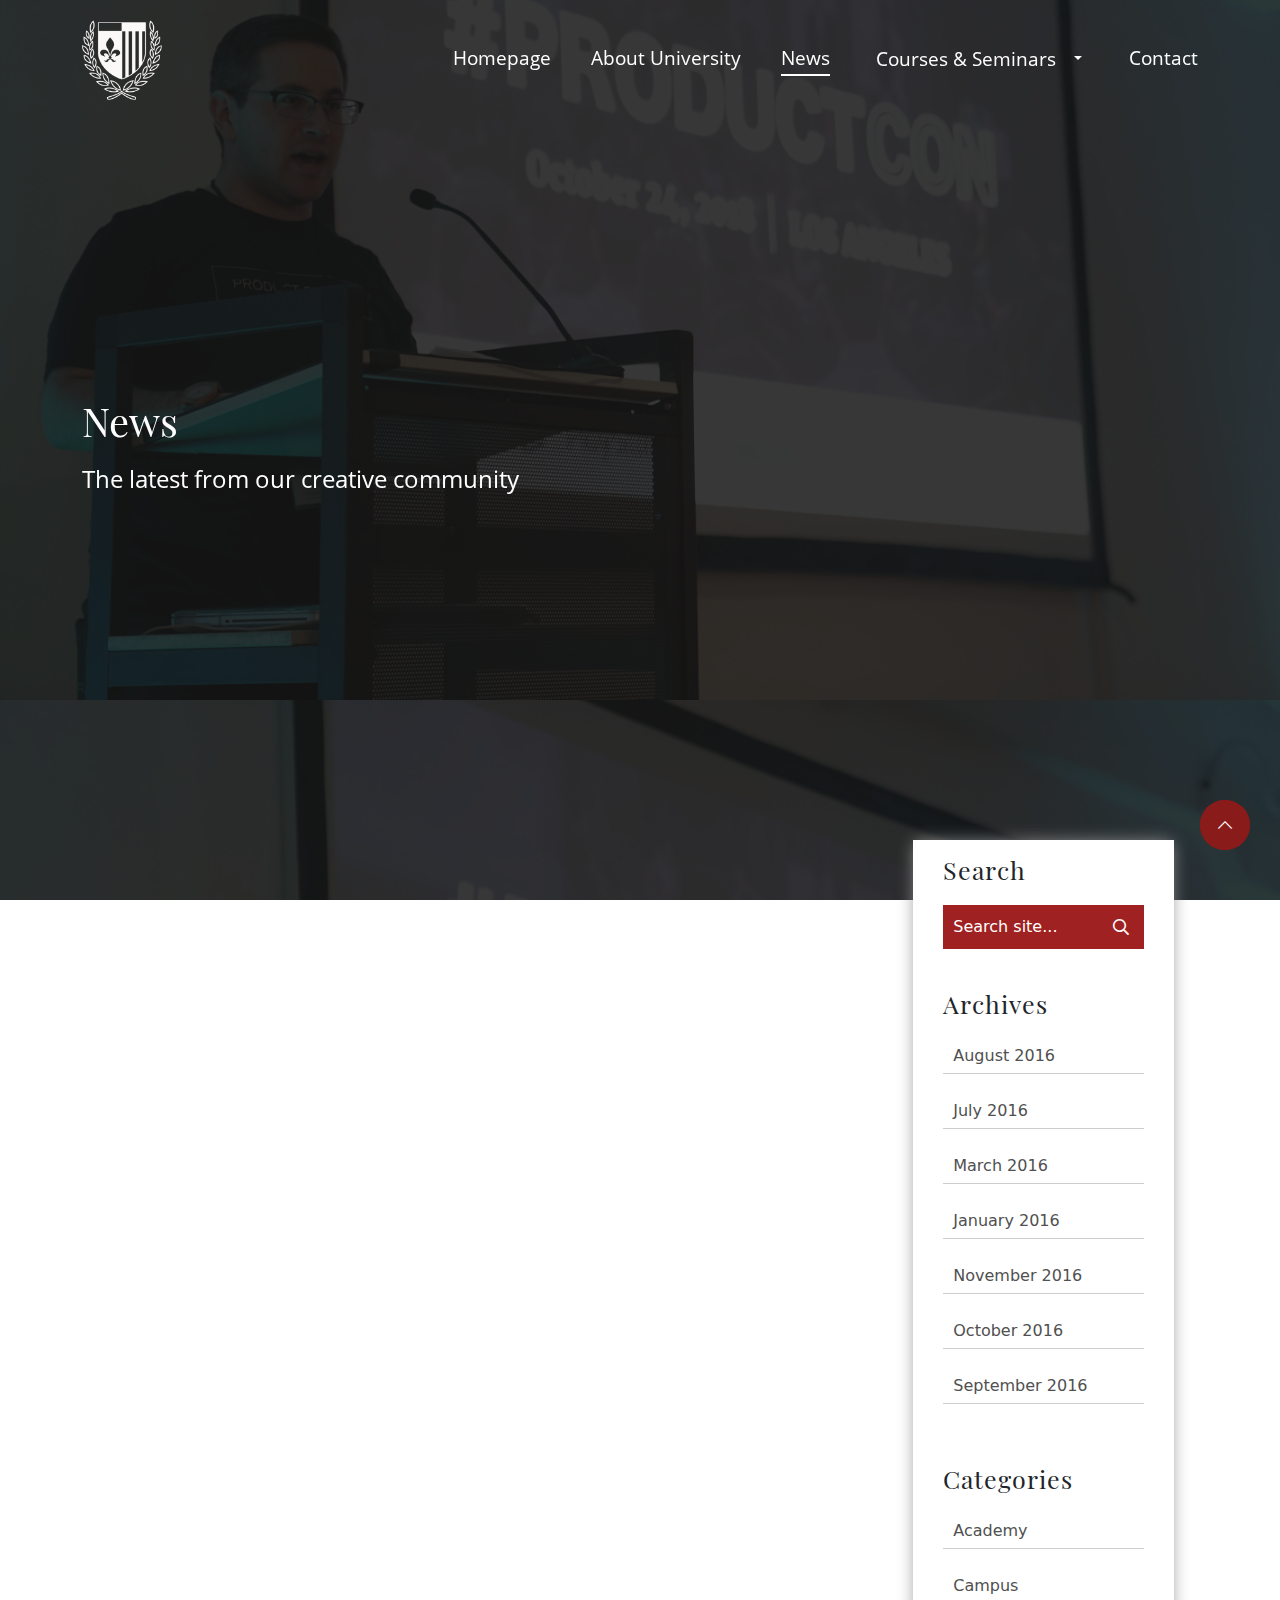
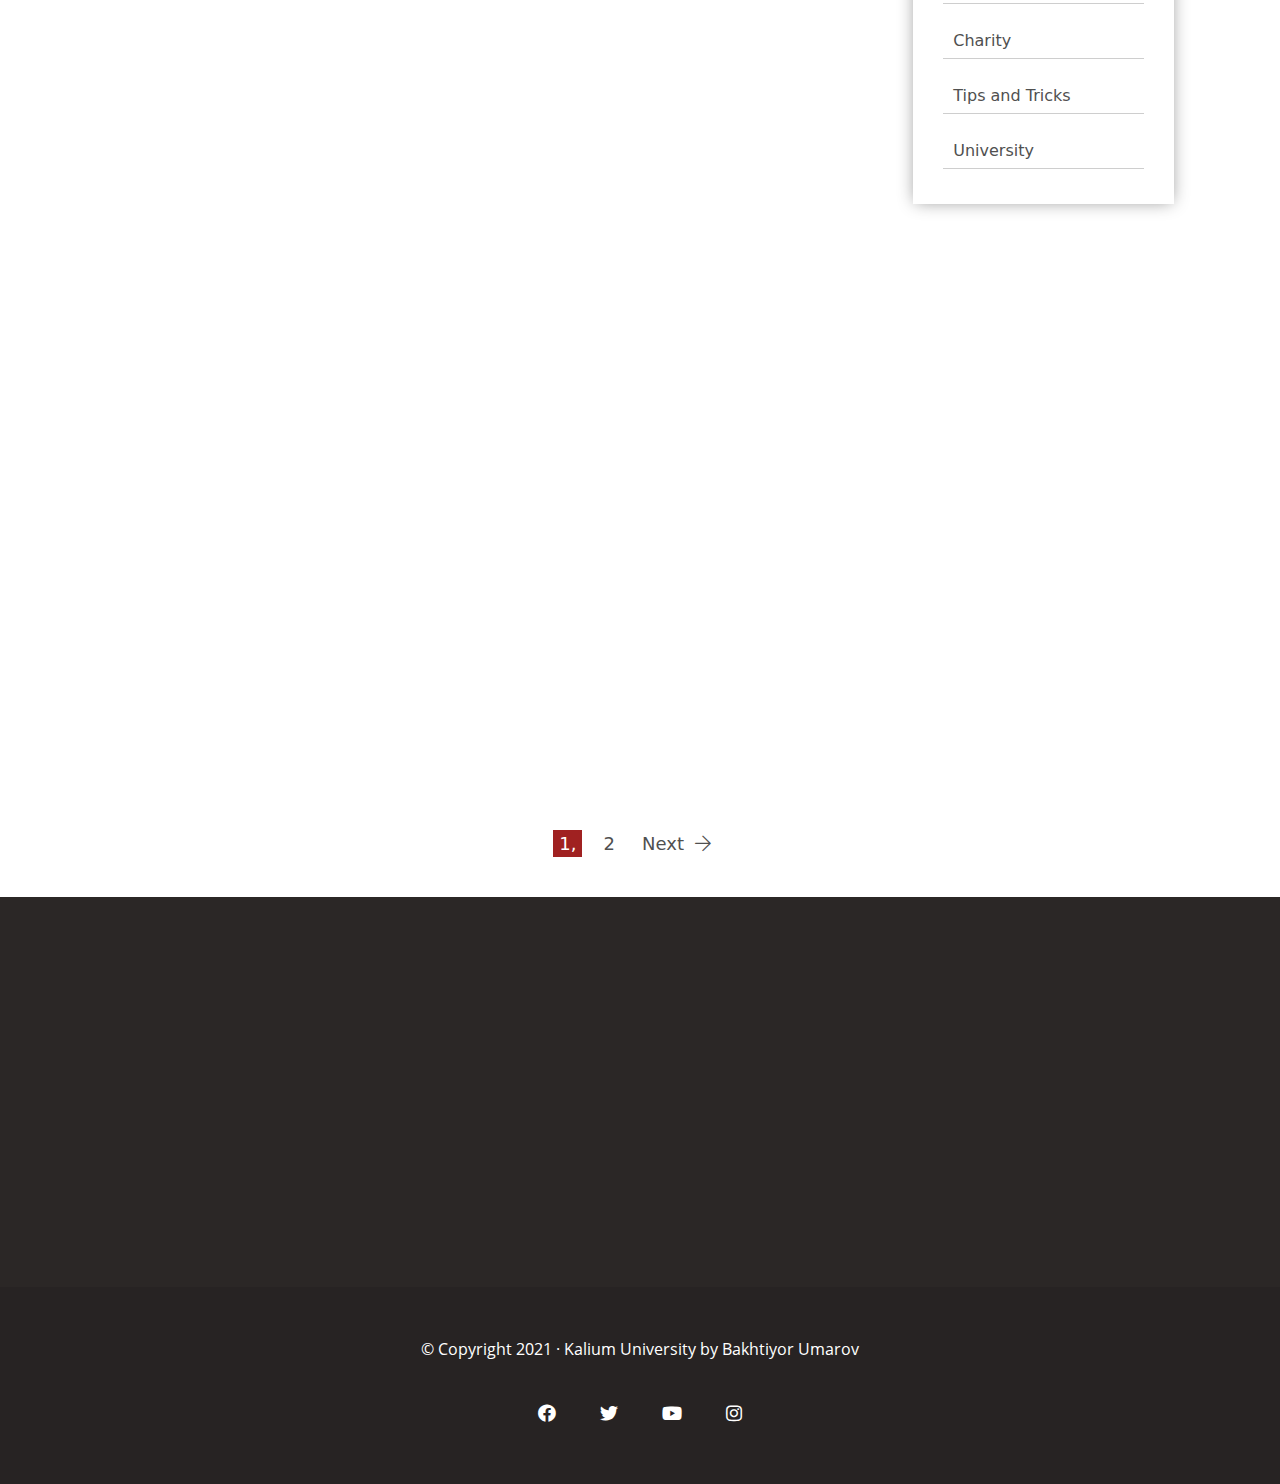
<file: news.html>
<!DOCTYPE html>
<html lang="en">

<head>
    <!-- required meta tags-->
    <meta charset="UTF-8">
    <meta name="viewport" content="width=device-width, initial-scale=1.0">
    <!-- title -->
    <title> Kalium University | News </title>
    <!-- logo -->
    <link rel="icon" href="img/logo_white.png">
   <!-- bootstrap -->
   <link rel="stylesheet" href="css/bootstrap.min.css">
   <!-- font-awesome -->
   <link rel="stylesheet" href="css/font-awesome.css">
   <!-- fonts -->
   <link rel="stylesheet" href="fonts/fonts.css">
   <!-- aos animation -->
   <link href="css/aos.css" rel="stylesheet">
   <!-- hover animation -->
   <link rel="stylesheet" href="css/hover-min.css">
    <!-- main css -->
    <link rel="stylesheet" href="css/news.css">
</head>

<!-- Bakhtiyor Umarov | Front-end Developer -->

<body>

    <!-- header back animation start -->
    <div class="header__back">
        <a href="#" class="header__back-link">
            <i class="fal fa-chevron-up"></i>
        </a>
    </div>
    <!-- header back animation end -->

    <!-- header start -->
    <header class="header" id="header">
        <div class="container">
            <nav class="header__nav">
                <a href="" class="header__logo"><img src="img/logo_white.png" alt=""></a>
                <div class="header__burger ml-auto">
                    <span class="header__icon"></span>
                </div>
                <ul class="header__list">
                    <li class="header__item">
                        <a href="index.html" class="header__link">Homepage</a>
                    </li>
                    <li class="header__item">
                        <a href="about.html" class="header__link">About University</a>
                    </li>
                    <li class="header__item active">
                        <a href="news.html" class="header__link active">News</a>
                    </li>
                    <li class="header__item">
                        <button type="button" class="btn__item btn"><a href="courses.html" class="header__link">Courses
                                & Seminars</a></button>
                        <button type="button" class="btn__icon btn dropdown-toggle dropdown-toggle-split" data-bs-toggle="dropdown" aria-expanded="false">
                            <span class="visually-hidden">Toggle Dropdown</span>
                        </button>
                        <ul class="dropdown-menu">
                            <li class="drop__down-item"><a href="technologies.html" class="drop__down-link">Technology &
                                    Science</a></li>
                            <li class="drop__down-item"><a href="architecture.html" class="drop__down-link">Architecture
                                    Class</a></li>
                            <li class="drop__down-item"><a href="politics.html" class="drop__down-link">Political
                                    Science</a></li>
                            <li class="drop__down-item"><a href="medicine.html" class="drop__down-link">Medicine
                                    Class</a></li>
                        </ul>
                    </li>
                    <li class="header__item">
                        <a href="contact.html" class="header__link">Contact</a>
                    </li>
                </ul>
            </nav>
        </div>
    </header>
    <!-- header end -->

    <!-- main start -->
    <main class="main" id="main">
        <!-- header content start -->
        <section class="header__content">
            <div class="container">
                <div class="row">
                    <div class="header__info col-md-10 col-lg-6" data-aos="fade-up" data-aos-duration='1000' data-aos-delay="300">
                        <h1 class="header__title">News</h1>
                        <p class="header__txt">The latest from our creative community</p>
                    </div>
                </div>
            </div>
        </section>
        <!-- info start -->
        <section class="news" id="news">
            <div class="container">
                <div class="row justify-content-around">
                    <div class="col-lg-8">
                        <div class="row">
                            <div class="col-sm-6" data-aos="zoom-in" data-aos-duration='2000'>
                                <div id="carouselExampleControls" class="carousel slide" data-bs-ride="carousel">
                                    <div class="carousel-inner">
                                        <div class="carousel-item active">
                                            <img src="img/gallery.JPG" class="d-block w-100" alt="...">
                                        </div>
                                        <div class="carousel-item">
                                            <img src="img/gallery2.jpg" class="d-block w-100" alt="...">
                                        </div>
                                        <div class="carousel-item">
                                            <img src="img/gallery3.jpg" class="d-block w-100" alt="...">
                                        </div>
                                    </div>
                                    <a class="carousel-control-prev" href="#carouselExampleControls" role="button" data-bs-slide="prev">
                                        <span class="carousel-control-prev-icon" aria-hidden="true"></span>
                                        <span class="visually-hidden">Previous</span>
                                    </a>
                                    <a class="carousel-control-next" href="#carouselExampleControls" role="button" data-bs-slide="next">
                                        <span class="carousel-control-next-icon" aria-hidden="true"></span>
                                        <span class="visually-hidden">Next</span>
                                    </a>
                                </div>
                            </div>
                            <div class="col-sm-6" data-aos="zoom-in" data-aos-duration='2000'>
                                <div class="news__info carousel">
                                    <h2 class="news__title">
                                        Gallery from the newcomer students party.
                                    </h2>
                                    <p class="news__txt">
                                        Lorem ipsum, dolor sit amet consectetur adipisicing elit. Deserunt quis ad.
                                    </p>
                                    <div class="news__posts carousel">
                                        <span class="news__date"> <i class="fal fa-calendar-alt"></i> August 8,
                                            2016</span>
                                        <span class="news__file">
                                            <i class="far fa-folders"></i> <a href="#" class="news__link">
                                                Campus</a>
                                        </span>
                                    </div>
                                </div>
                            </div>
                            <div class="col-sm-6" data-aos="zoom-in" data-aos-duration='2000'>
                                <a href="#" class="news__box-link">
                                    <div class="news__img-box">
                                        <img src="img/tips.jpg" alt="" class="news__img">
                                        <div class="news__hover">
                                            <img src="img/logo_white.png" alt="" class="news__hover-img">
                                        </div>
                                    </div>
                                </a>
                            </div>
                            <div class="col-sm-6" data-aos="zoom-in" data-aos-duration='2000'>
                                <div class="news__info">
                                    <h2 class="news__title">
                                        Best Tips for a Successful Magazine.
                                    </h2>
                                    <p class="news__txt">
                                        Lorem ipsum, dolor sit amet consectetur adipisicing elit. Deserunt quis ad. Lorem ipsum dolor sit amet.
                                    </p>
                                    <div class="news__posts">
                                        <span class="news__date"> <i class="fal fa-calendar-alt"></i> July 13,
                                            2016</span>
                                        <span class="news__file">
                                            <i class="far fa-folders"></i> <a href="#" class="news__link"> Tips and
                                                Tricks</a>
                                        </span>
                                    </div>
                                </div>
                            </div>
                            <div class="col-sm-6" data-aos="zoom-in" data-aos-duration='2000'>
                                <a href="#" class="news__box-link">
                                    <div class="news__img-box">
                                        <img src="img/archive.jpg" alt="" class="news__img">
                                        <div class="news__hover">
                                            <img src="img/logo_white.png" alt="" class="news__hover-img">
                                        </div>
                                    </div>
                                </a>
                            </div>
                            <div class="col-sm-6" data-aos="zoom-in" data-aos-duration='2000'>
                                <div class="news__info">
                                    <h2 class="news__title">
                                        Opening the Archives of Kalium University.
                                    </h2>
                                    <p class="news__txt">
                                        Lorem ipsum, dolor sit amet consectetur adipisicing elit. Deserunt quis ad. Lorem ipsum dolor sit amet.
                                    </p>
                                    <div class="news__posts">
                                        <span class="news__date"> <i class="fal fa-calendar-alt"></i>March 14,
                                            2016
                                        </span>
                                        <span class="news__file">
                                            <i class="far fa-folders"></i><a href="#" class="news__link">
                                                University</a>
                                        </span>
                                    </div>
                                </div>
                            </div>
                            <div class="col-sm-6" data-aos="zoom-in" data-aos-duration='2000'>
                                <a href="#" class="news__box-link">
                                    <div class="news__img-box">
                                        <img src="img/quotes.jpg" alt="" class="news__img">
                                        <div class="news__hover">
                                            <img src="img/logo_white.png" alt="" class="news__hover-img">
                                        </div>
                                    </div>
                                </a>
                            </div>
                            <div class="col-sm-6" data-aos="zoom-in" data-aos-duration='2000'>
                                <div class="news__info">
                                    <h2 class="news__title">
                                        Famous quotes from our students.
                                    </h2>
                                    <p class="news__txt">
                                        Lorem ipsum, dolor sit amet consectetur adipisicing elit. Deserunt quis ad. Lorem ipsum dolor sit amet.
                                    </p>
                                    <div class="news__posts">
                                        <span class="news__date"> <i class="fal fa-calendar-alt"></i>January 13,
                                            2016</span>
                                        <span class="news__file">
                                            <i class="far fa-folders"></i><a href="#" class="news__link">
                                                Charity</a>
                                        </span>
                                    </div>
                                </div>
                            </div>
                            <div class="col-sm-6" data-aos="zoom-in" data-aos-duration='2000'>
                                <a href="#" class="news__box-link">
                                    <div class="news__img-box">
                                        <img src="img/benefits.jpg" alt="" class="news__img">
                                        <div class="news__hover">
                                            <img src="img/logo_white.png" alt="" class="news__hover-img">
                                        </div>
                                    </div>
                                </a>
                            </div>
                            <div class="col-sm-6" data-aos="zoom-in" data-aos-duration='2000'>
                                <div class="news__info">
                                    <h2 class="news__title">
                                        Benefits from studying at Kalium University.
                                    </h2>
                                    <p class="news__txt">
                                        Lorem ipsum, dolor sit amet consectetur adipisicing elit. Deserunt quis ad. Lorem ipsum dolor sit amet.
                                    </p>
                                    <div class="news__posts">
                                        <span class="news__date"> <i class="fal fa-calendar-alt"></i>March 29,
                                            2015</span>
                                        <span class="news__file">
                                            <i class="far fa-folders"></i><a href="#" class="news__link">
                                                Academy</a>
                                        </span>
                                    </div>
                                </div>
                            </div>
                        </div>
                    </div>
                    <div class="col-lg-3">
                        <div class="news__links">
                            <div class="news__search">
                                <h3 class="news__title">Search</h3>
                                <div class="search__box">
                                    <input class="news__input" type="text" placeholder="Search site...">
                                    <i class="far fa-search"></i>
                                </div>
                            </div>
                            <div class="news__archives">
                                <h3 class="news__title">Archives</h3>
                                <a href="#" class="news__archive-link">August 2016</a>
                                <a href="#" class="news__archive-link">July 2016</a>
                                <a href="#" class="news__archive-link">March 2016</a>
                                <a href="#" class="news__archive-link">January 2016</a>
                                <a href="#" class="news__archive-link">November 2016</a>
                                <a href="#" class="news__archive-link">October 2016</a>
                                <a href="#" class="news__archive-link">September 2016</a>
                            </div>
                            <div class="news__categories">
                                <h3 class="news__title">Categories</h3>
                                <a href="#" class="news__category-link">Academy</a>
                                <a href="#" class="news__category-link">Campus</a>
                                <a href="#" class="news__category-link">Charity</a>
                                <a href="#" class="news__category-link">Tips and Tricks</a>
                                <a href="#" class="news__category-link">University</a>
                            </div>
                        </div>
                    </div>
                </div>
                <div class="news__pages">
                    <a href="news.html" class="news__pages-link active">1,</a>
                    <a href="#" class="news__pages-link">2</a>
                    <a href="#" class="news__next-link">
                        Next <i class="fal fa-arrow-right"></i>
                    </a>
                </div>
            </div>
        </section>
        <!-- news end -->
    </main>
    <!-- main end -->

    <!-- foooter start -->
    <footer class="footer" id="footer">
        <div class="container">
            <div class="row text-center align-items-center">
                <div class="footer__box col-sm-4 col-lg-2" data-aos="zoom-in" data-aos-duration='1200'>
                    <h3 class="footer__numbers">
                        Admission
                    </h3>
                    <p class="footer__desc">
                        Academy of Design University Facilities
                    </p>
                </div>
                <div class="footer__box col-sm-4 col-lg-2" data-aos="zoom-in" data-aos-duration='1200'>
                    <h3 class="footer__numbers">
                        University
                    </h3>
                    <p class="footer__desc">
                        University Staff, and Contact Information
                    </p>
                </div>
                <div class="footer__box col-sm-4 col-lg-2" data-aos="zoom-in" data-aos-duration='1200'>
                    <img src="img/footer-logo.png" alt="" class="footer__img">
                    <p class="footer__desc">320 Washington Street <br> Easton, MA 02357 <br> Telephone 508-565-1000</p>
                </div>
                <div class="footer__box col-sm-4 col-lg-2" data-aos="zoom-in" data-aos-duration='1200'>
                    <h3 class="footer__numbers">
                        Quicklinks
                    </h3>
                    <p class="footer__desc">
                        Students Life University Alumni Summer
                    </p>
                </div>
                <div class="footer__box col-sm-4 col-lg-2" data-aos="zoom-in" data-aos-duration='1200'>
                    <h3 class="footer__numbers">
                        Campus
                    </h3>
                    <p class="footer__desc">
                        Museum of Campus Events and News
                    </p>
                </div>
            </div>
        </div>
        <div class="footer__media text-center">
            <span class="footer__copyright">
                &copy; Copyright 2021 · Kalium University by <span><a href="https://www.instagram.com/bakhtiyor.dev/"
                        target="_blank" class="footer__hero">Bakhtiyor
                        Umarov</a></span>
            </span>
            <div class="social__media">
                <a href="#" class="footer__media-link"><i class="fab fa-facebook"></i></a>
                <a href="#" class="footer__media-link"><i class="fab fa-twitter"></i></a>
                <a href="#" class="footer__media-link"><i class="fab fa-youtube"></i></a>
                <a href="#" class="footer__media-link"><i class="fab fa-instagram"></i></a>
            </div>
        </div>
    </footer>
    <!-- foooter start -->






    <!-- main js -->
    <script src="js/main.js"></script>

    <!-- bootstrap js -->
    <script src="js/bootstrap.min.js" "></script>
   
   <!-- aos js -->
   <script src=" https://unpkg.com/aos@2.3.1/dist/aos.js "></script>
    <script>
        AOS.init();
    </script>

</body>

</html>
</file>
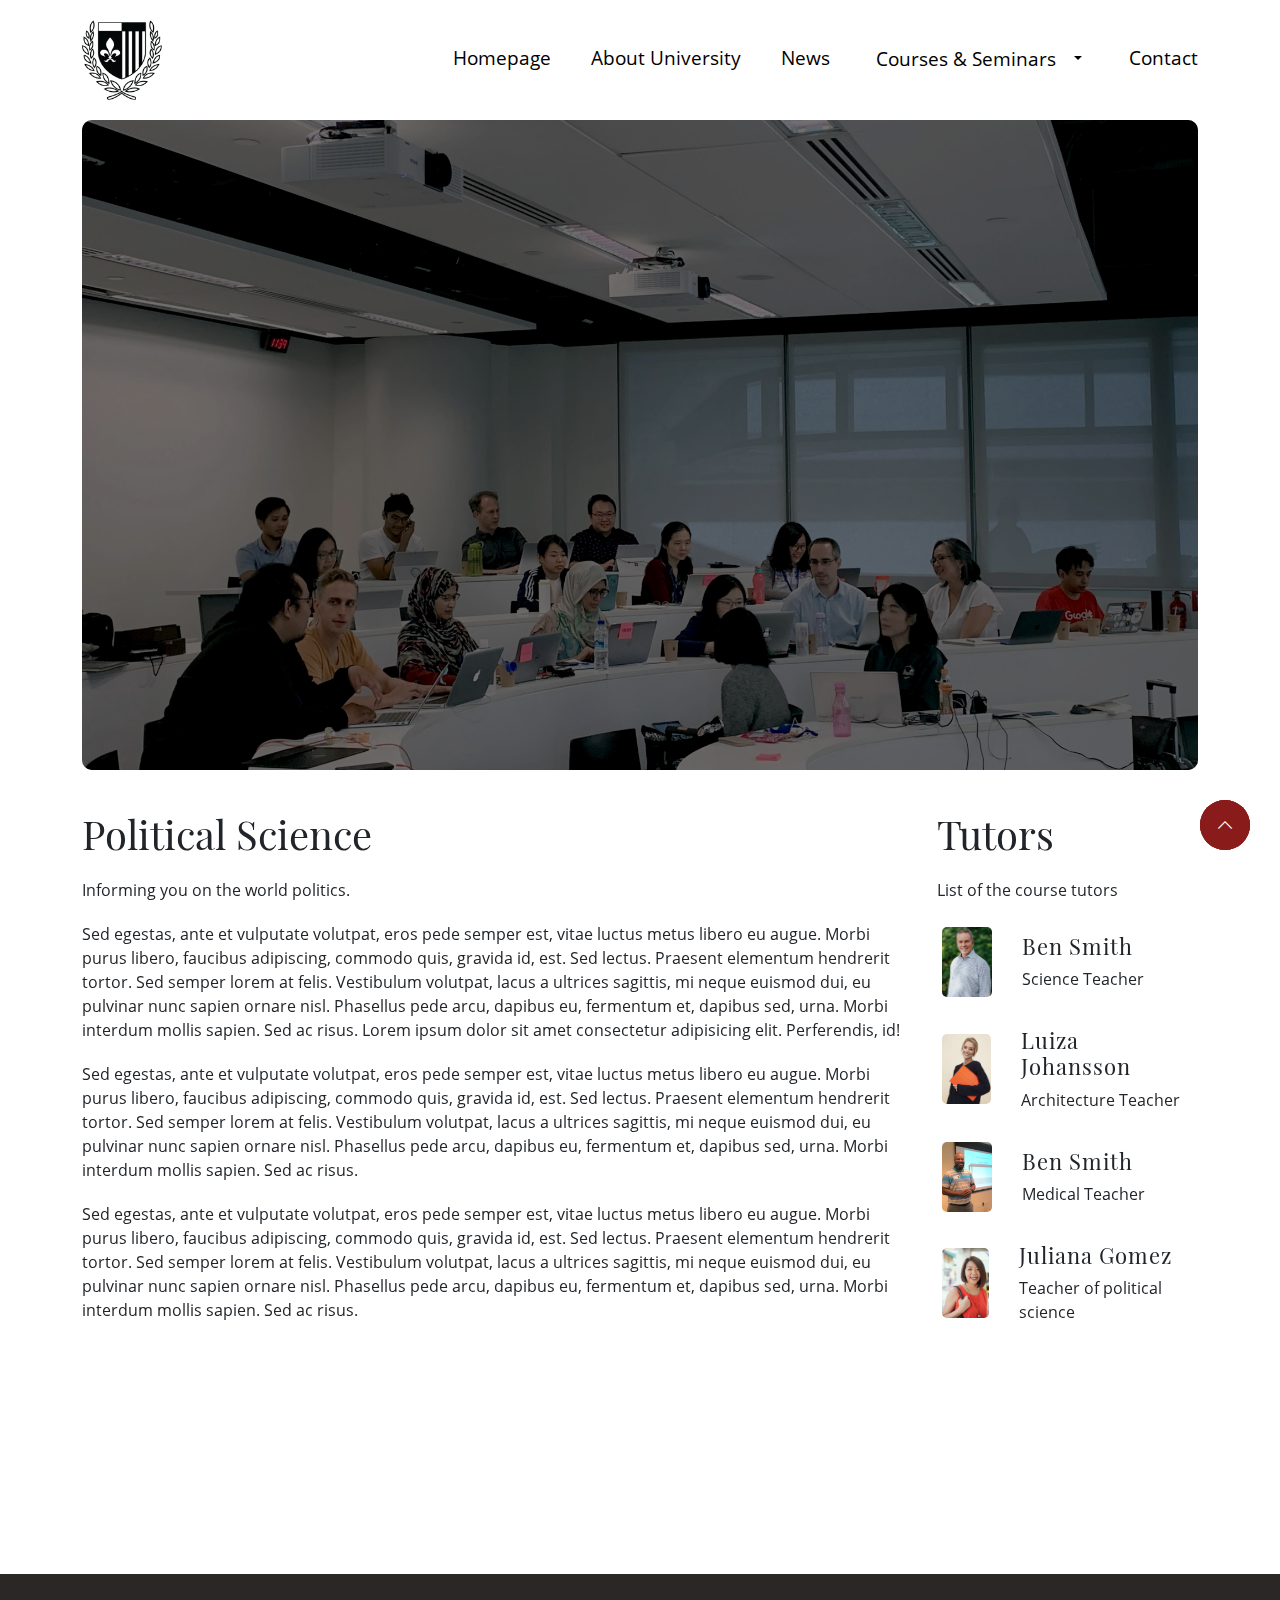
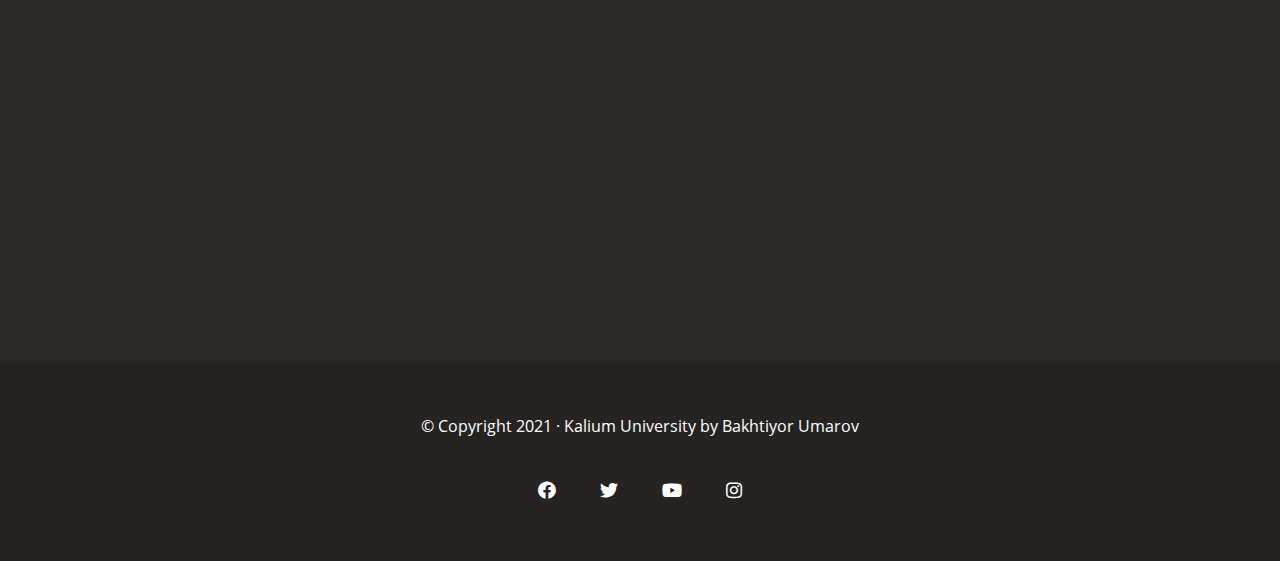
<file: politics.html>
<!DOCTYPE html>
<html lang="en">

<head>
    <!-- required meta tags-->
    <meta charset="UTF-8">
    <meta name="viewport" content="width=device-width, initial-scale=1.0">
    <!-- title -->
    <title> Kalium University | Politics </title>
    <!-- logo -->
    <link rel="icon" href="img/logo_white.png">
    <!-- bootstrap -->
    <link rel="stylesheet" href="css/bootstrap.min.css">
    <!-- font-awesome -->
    <link rel="stylesheet" href="css/font-awesome.css">
    <!-- fonts -->
    <link rel="stylesheet" href="fonts/fonts.css">
    <!-- aos animation -->
    <link href="css/aos.css" rel="stylesheet">
    <!-- hover animation -->
    <link rel="stylesheet" href="css/hover-min.css">
    <!-- main css -->
    <link rel="stylesheet" href="css/politics.css">
</head>

<!-- Bakhtiyor Umarov | Front-end Developer -->

<body>

    <!-- header back animation start -->
    <div class="header__back">
        <a href="#" class="header__back-link">
            <i class="fal fa-chevron-up"></i>
        </a>
    </div>
    <!-- header back animation end -->

    <!-- header start -->
    <header class="header" id="header">
        <div class="container">
            <nav class="header__nav">
                <a href="" class="header__logo"><img src="img/logo__black.png" alt=""></a>
                <div class="header__burger ml-auto">
                    <span class="header__icon"></span>
                </div>
                <ul class="header__list">
                    <li class="header__item">
                        <a href="index.html" class="header__link active">Homepage</a>
                    </li>
                    <li class="header__item">
                        <a href="about.html" class="header__link">About University</a>
                    </li>
                    <li class="header__item">
                        <a href="news.html" class="header__link">News</a>
                    </li>
                    <li class="header__item">
                        <button type="button" class="btn__item btn"><a href="courses.html" class="header__link">Courses
                                & Seminars</a></button>
                        <button type="button" class="btn__icon btn dropdown-toggle dropdown-toggle-split" data-bs-toggle="dropdown" aria-expanded="false">
                            <span class="visually-hidden">Toggle Dropdown</span>
                        </button>
                        <ul class="dropdown-menu">
                            <li class="drop__down-item"><a href="technologies.html" class="drop__down-link">Technology &
                                    Science</a></li>
                            <li class="drop__down-item"><a href="architecture.html" class="drop__down-link">Architecture
                                    Class</a></li>
                            <li class="drop__down-item"><a href="politics.html" class="drop__down-link active">Political
                                    Science</a></li>
                            <li class="drop__down-item"><a href="medicine.html" class="drop__down-link">Medicine
                                    Class</a></li>
                        </ul>
                    </li>
                    <li class="header__item">
                        <a href="#" class="header__link">Contact</a>
                    </li>
                </ul>
            </nav>
        </div>
    </header>
    <!-- header end -->
    <!-- main start -->
    <main class="main" id="main">
        <!-- politics banner  start -->
        <section class="politics__banner">
            <div class="container">
                <div class="row">
                    <div class="col-lg-12">
                        <div class="politics__banner-box" data-aos="zoom-in" data-aos-duration='1600' data-aos-delay='300'>
                            <img src="img/politicsBanner.jpeg" alt="">
                        </div>
                    </div>
                </div>
            </div>
        </section>
        <!-- tech banner  end -->
        <!-- info start -->
        <section class="info">
            <div class="container">
                <div class="row justify-content-between">
                    <div class="col-lg-9 info__box" data-aos="fade-right" data-aos-duration='1600'>
                        <h2 class="info__title">Political Science</h2>
                        <p class="info__subtitle">Informing you on the world politics.</p>
                        <p class="info__txt">
                            Sed egestas, ante et vulputate volutpat, eros pede semper est, vitae luctus metus libero eu augue. Morbi purus libero, faucibus adipiscing, commodo quis, gravida id, est. Sed lectus. Praesent elementum hendrerit tortor. Sed semper lorem at felis. Vestibulum
                            volutpat, lacus a ultrices sagittis, mi neque euismod dui, eu pulvinar nunc sapien ornare nisl. Phasellus pede arcu, dapibus eu, fermentum et, dapibus sed, urna. Morbi interdum mollis sapien. Sed ac risus. Lorem ipsum dolor
                            sit amet consectetur adipisicing elit. Perferendis, id!
                        </p>
                        <p class="info__txt">
                            Sed egestas, ante et vulputate volutpat, eros pede semper est, vitae luctus metus libero eu augue. Morbi purus libero, faucibus adipiscing, commodo quis, gravida id, est. Sed lectus. Praesent elementum hendrerit tortor. Sed semper lorem at felis. Vestibulum
                            volutpat, lacus a ultrices sagittis, mi neque euismod dui, eu pulvinar nunc sapien ornare nisl. Phasellus pede arcu, dapibus eu, fermentum et, dapibus sed, urna. Morbi interdum mollis sapien. Sed ac risus.
                        </p>
                        <p class="info__txt">
                            Sed egestas, ante et vulputate volutpat, eros pede semper est, vitae luctus metus libero eu augue. Morbi purus libero, faucibus adipiscing, commodo quis, gravida id, est. Sed lectus. Praesent elementum hendrerit tortor. Sed semper lorem at felis. Vestibulum
                            volutpat, lacus a ultrices sagittis, mi neque euismod dui, eu pulvinar nunc sapien ornare nisl. Phasellus pede arcu, dapibus eu, fermentum et, dapibus sed, urna. Morbi interdum mollis sapien. Sed ac risus.
                        </p>
                    </div>
                    <div class="col-md-12 col-lg-3 info__box tutors" data-aos="fade-left" data-aos-duration='1600'>
                        <h2 class="info__title">Tutors</h2>
                        <p class="info__subtitle">List of the course tutors</p>
                        <div class="tutor__boxes">
                            <div class="tutor__box">
                                <img src="img/scienceTeacher.jpg" alt="" class="tutor__img">
                                <div class="tutor__info">
                                    <h3 class="tutor__title">Ben Smith</h3>
                                    <p class="tutor__txt">
                                        Science Teacher
                                    </p>
                                </div>
                            </div>
                            <div class="tutor__box">
                                <img src="img/ArchitectureTeacher.jpg" alt="" class="tutor__img">
                                <div class="tutor__info">
                                    <h3 class="tutor__title">Luiza Johansson</h3>
                                    <p class="tutor__txt">
                                        Architecture Teacher
                                    </p>
                                </div>
                            </div>
                        </div>
                        <div class="tutor__boxes">
                            <div class="tutor__box">
                                <img src="img/medicalTeacher.jpg" alt="" class="tutor__img">
                                <div class="tutor__info">
                                    <h3 class="tutor__title">Ben Smith</h3>
                                    <p class="tutor__txt">
                                        Medical Teacher
                                    </p>
                                </div>
                            </div>
                            <div class="tutor__box">
                                <img src="img/politicalTeacher.jpg" alt="" class="tutor__img">
                                <div class="tutor__info">
                                    <h3 class="tutor__title">Juliana Gomez</h3>
                                    <p class="tutor__txt">
                                        Teacher of political science
                                    </p>
                                </div>
                            </div>
                        </div>
                    </div>
                </div>
            </div>
        </section>
        <!-- info end -->
        <!-- alerts start -->
        <section class="alerts">
            <div class="container">
                <div class="row">
                    <div class="col-sm-4 alerts__box time" data-aos="zoom-in" data-aos-duration='1600'>
                        <span class="time__icon">
                            <i class="far fa-clock"></i>
                        </span>
                        <div class="time__box">
                            <h3 class="time__title">Time</h3>
                            <p class="time__txt">
                                Everyday from <b>10:00</b> to <b>16:00</b>
                            </p>
                        </div>
                    </div>
                    <div class="col-sm-4 alerts__box location" data-aos="zoom-in" data-aos-duration='1600'>
                        <span class="location__icon">
                            <i class="fal fa-map-marker-check"></i>
                        </span>
                        <div class="location__box">
                            <h3 class="location__title">Location</h3>
                            <p class="location__txt">
                                Technology Faculty, Main Hall.
                            </p>
                        </div>
                    </div>
                    <div class="col-sm-4 alerts__box date" data-aos="zoom-in" data-aos-duration='1600'>
                        <span class="date__icon">
                            <i class=" fal fa-table"></i>
                        </span>
                        <div class="date__box">
                            <h3 class="date__title">When ?</h3>
                            <p class="date__txt">
                                20 Sep 2016 – 03 May 2017
                            </p>
                        </div>
                    </div>
                </div>
            </div>
        </section>
        <!-- alerts end -->
    </main>
    <!-- main end -->

    <!-- foooter start -->
    <footer class="footer" id="footer">
        <div class="container">
            <div class="row text-center align-items-center">
                <div class="footer__box col-sm-4 col-lg-2" data-aos="zoom-in" data-aos-duration='2000'>
                    <h3 class="footer__numbers">
                        Admission
                    </h3>
                    <p class="footer__desc">
                        Academy of Design University Facilities
                    </p>
                </div>
                <div class="footer__box col-sm-4 col-lg-2" data-aos="zoom-in" data-aos-duration='2000'>
                    <h3 class="footer__numbers">
                        University
                    </h3>
                    <p class="footer__desc">
                        University Staff, and Contact Information.
                    </p>
                </div>
                <div class="footer__box col-sm-4 col-lg-2" data-aos="zoom-in" data-aos-duration='2000'>
                    <img src="img/footer-logo.png" alt="" class="footer__img">
                    <p class="footer__desc">320 Washington Street <br> Easton, MA 02357 <br> Telephone 508-565-1000</p>
                </div>
                <div class="footer__box col-sm-4 col-lg-2" data-aos="zoom-in" data-aos-duration='2000'>
                    <h3 class="footer__numbers">
                        Quicklinks
                    </h3>
                    <p class="footer__desc">
                        Students Life University Alumni Summer
                    </p>
                </div>
                <div class="footer__box col-sm-4 col-lg-2" data-aos="zoom-in" data-aos-duration='2000'>
                    <h3 class="footer__numbers">
                        Campus
                    </h3>
                    <p class="footer__desc">
                        Museum of Campus Events and News
                    </p>
                </div>
            </div>
        </div>
        <div class="footer__media text-center">
            <span class="footer__copyright">
                &copy; Copyright 2021 · Kalium University by <a href="" class="footer__hero">Bakhtiyor
                    Umarov</a>
            </span>
            <div class="social__media">
                <a href="#" class="footer__link"><i class="fab fa-facebook"></i></a>
                <a href="#" class="footer__link"><i class="fab fa-twitter"></i></a>
                <a href="#" class="footer__link"><i class="fab fa-youtube"></i></a>
                <a href="#" class="footer__link"><i class="fab fa-instagram"></i></a>
            </div>
        </div>
    </footer>
    <!-- foooter start -->






    <!-- main js -->
    <script src="js/main.js"></script>

    <!-- bootstrap js -->
    <script src="js/bootstrap.min.js" "></script>
    
    <!-- aos js -->
    <script src=" https://unpkg.com/aos@2.3.1/dist/aos.js "></script>
    <script>
        AOS.init();
    </script>
</body>

</html>
</file>
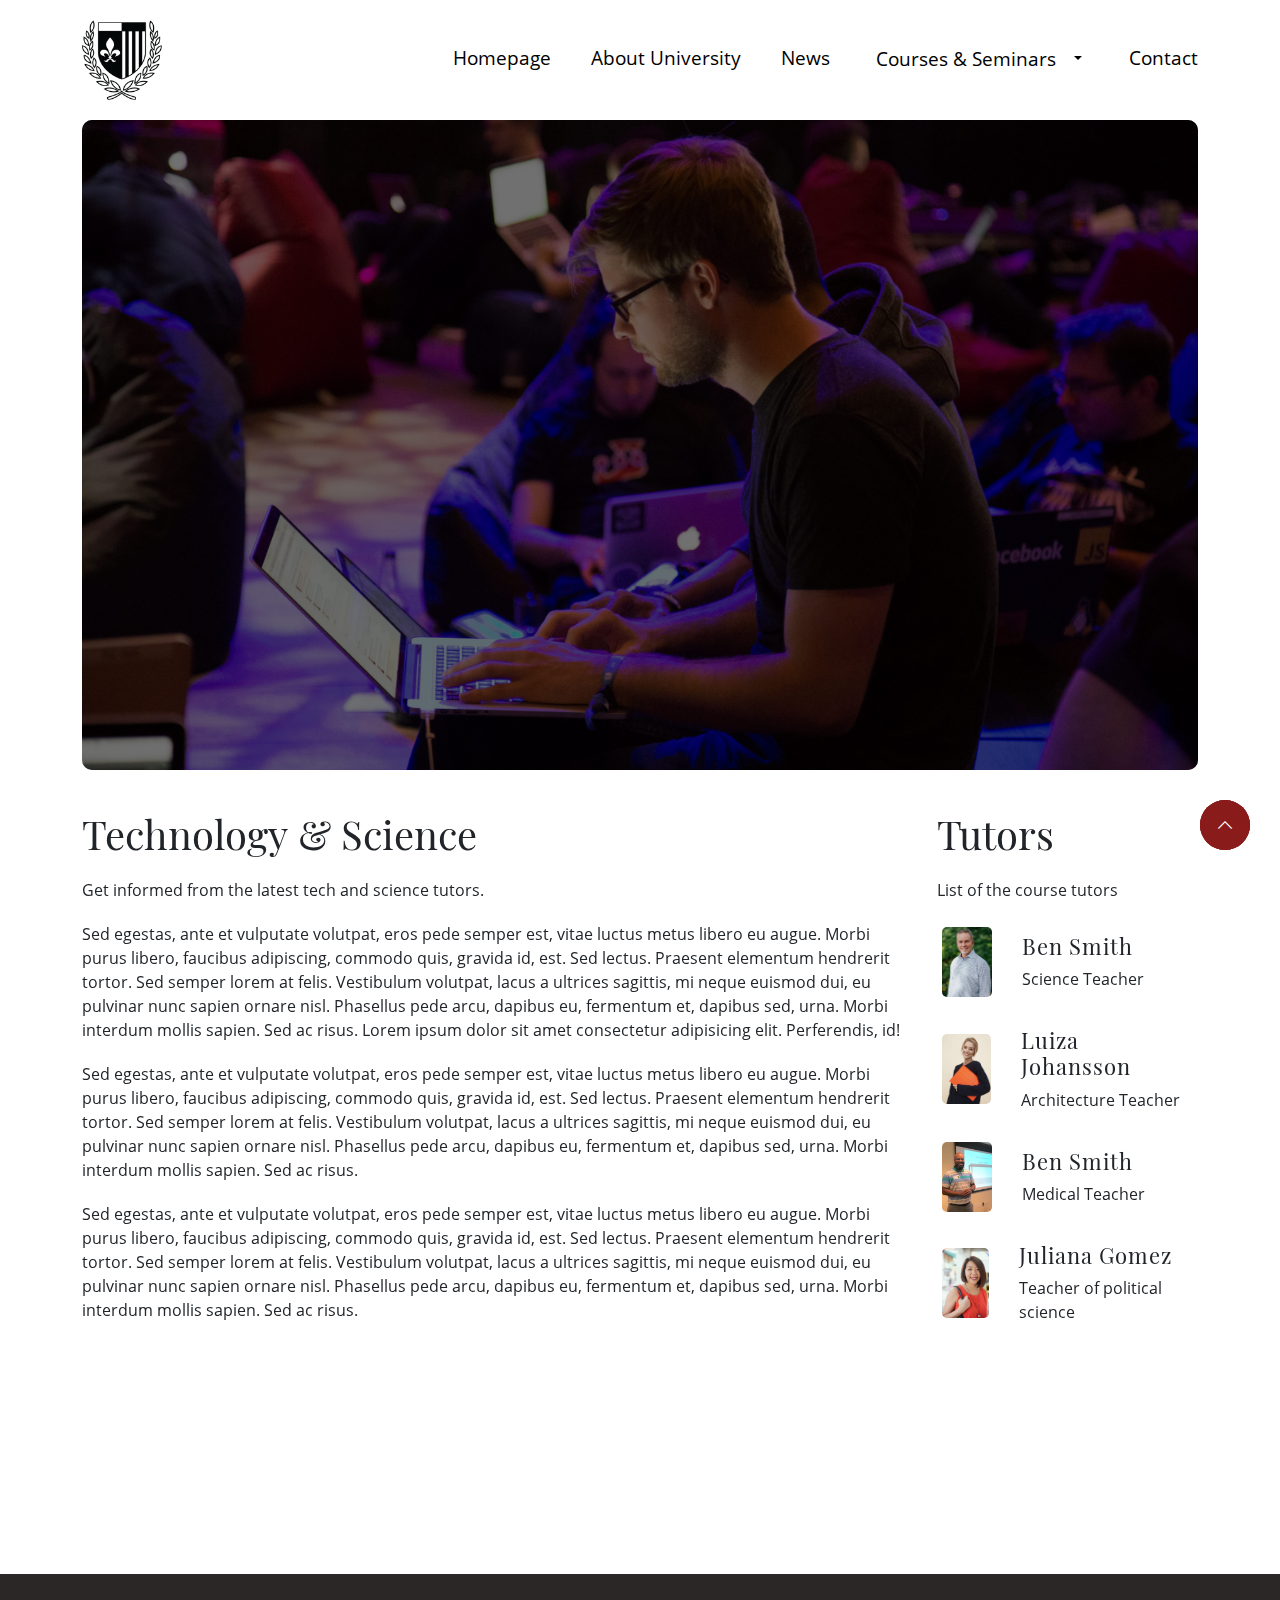
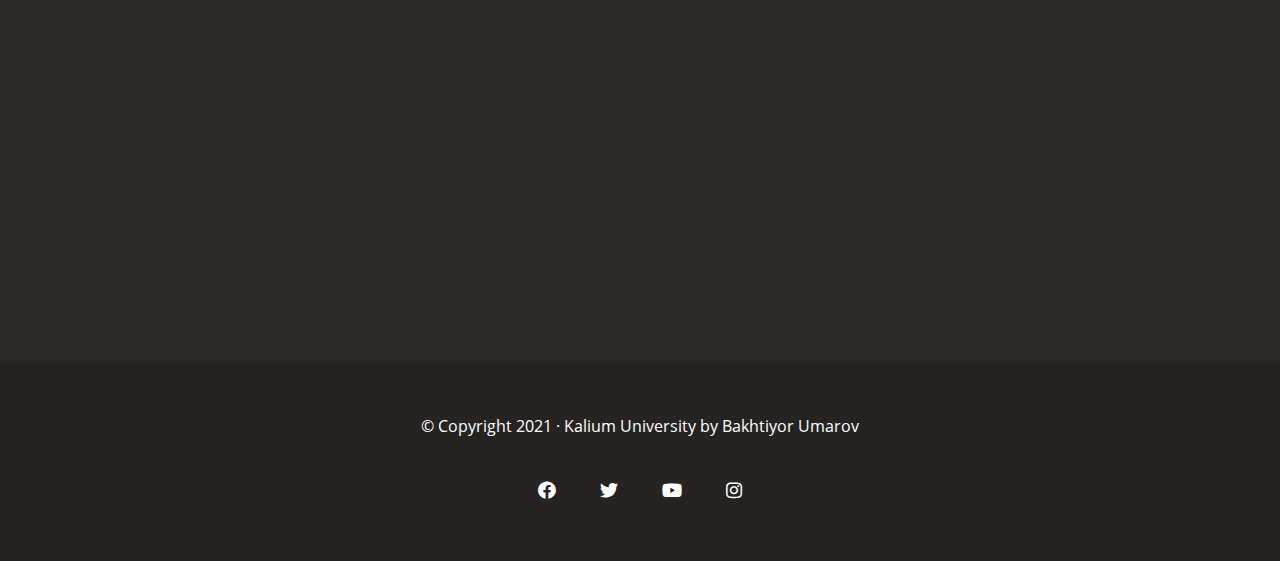
<file: technologies.html>
<!DOCTYPE html>
<html lang="en">

<head>
    <!-- required meta tags-->
    <meta charset="UTF-8">
    <meta name="viewport" content="width=device-width, initial-scale=1.0">
    <!-- title -->
    <title> Kalium University | Technology </title>
    <!-- logo -->
    <link rel="icon" href="img/logo_white.png">
    <!-- bootstrap -->
    <link rel="stylesheet" href="css/bootstrap.min.css">
    <!-- font-awesome -->
    <link rel="stylesheet" href="css/font-awesome.css">
    <!-- fonts -->
    <link rel="stylesheet" href="fonts/fonts.css">
    <!-- aos animation -->
    <link href="css/aos.css" rel="stylesheet">
    <!-- hover animation -->
    <link rel="stylesheet" href="css/hover-min.css">
    <!-- main css -->
    <link rel="stylesheet" href="css/technologies.css">
</head>

<!-- Bakhtiyor Umarov | Front-end Developer -->

<body>

    <!-- header back animation start -->
    <div class="header__back">
        <a href="#" class="header__back-link">
            <i class="fal fa-chevron-up"></i>
        </a>
    </div>
    <!-- header back animation end -->

    <!-- header start -->
    <header class="header" id="header">
        <div class="container">
            <nav class="header__nav">
                <a href="" class="header__logo"><img src="img/logo__black.png" alt=""></a>
                <div class="header__burger ml-auto">
                    <span class="header__icon"></span>
                </div>
                <ul class="header__list">
                    <li class="header__item">
                        <a href="index.html" class="header__link active">Homepage</a>
                    </li>
                    <li class="header__item">
                        <a href="about.html" class="header__link">About University</a>
                    </li>
                    <li class="header__item">
                        <a href="news.html" class="header__link">News</a>
                    </li>
                    <li class="header__item">
                        <button type="button" class="btn__item btn"><a href="courses.html" class="header__link">Courses
                                & Seminars</a></button>
                        <button type="button" class="btn__icon btn dropdown-toggle dropdown-toggle-split" data-bs-toggle="dropdown" aria-expanded="false">
                            <span class="visually-hidden">Toggle Dropdown</span>
                        </button>
                        <ul class="dropdown-menu">
                            <li class="drop__down-item"><a href="technologies.html" class="drop__down-link active">Technology &
                                    Science</a></li>
                            <li class="drop__down-item"><a href="architecture.html" class="drop__down-link">Architecture
                                    Class</a></li>
                            <li class="drop__down-item"><a href="politics.html" class="drop__down-link">Political
                                    Science</a></li>
                            <li class="drop__down-item"><a href="medicine.html" class="drop__down-link">Medicine
                                    Class</a></li>
                        </ul>
                    </li>
                    <li class="header__item">
                        <a href="contact.html" class="header__link">Contact</a>
                    </li>
                </ul>
            </nav>
        </div>
    </header>
    <!-- header end -->
    <!-- main start -->
    <main class="main" id="main">
        <!-- tech banner  start -->
        <section class="tech__banner">
            <div class="container">
                <div class="row">
                    <div class="col-lg-12">
                        <div class="tech__banner-box" data-aos="zoom-in" data-aos-duration='1600' data-aos-delay='300'>
                            <img src="img/TechnologyBanner.jpg" alt="">
                        </div>
                    </div>
                </div>
            </div>
        </section>
        <!-- tech banner  end -->

        <!-- info start -->
        <section class="info">
            <div class="container">
                <div class="row justify-content-between">
                    <div class="col-lg-9 info__box" data-aos="fade-right" data-aos-duration='1600'>
                        <h2 class="info__title">Technology & Science</h2>
                        <p class="info__subtitle">Get informed from the latest tech and science tutors.</p>
                        <p class="info__txt">
                            Sed egestas, ante et vulputate volutpat, eros pede semper est, vitae luctus metus libero eu augue. Morbi purus libero, faucibus adipiscing, commodo quis, gravida id, est. Sed lectus. Praesent elementum hendrerit tortor. Sed semper lorem at felis. Vestibulum
                            volutpat, lacus a ultrices sagittis, mi neque euismod dui, eu pulvinar nunc sapien ornare nisl. Phasellus pede arcu, dapibus eu, fermentum et, dapibus sed, urna. Morbi interdum mollis sapien. Sed ac risus. Lorem ipsum dolor
                            sit amet consectetur adipisicing elit. Perferendis, id!
                        </p>
                        <p class="info__txt">
                            Sed egestas, ante et vulputate volutpat, eros pede semper est, vitae luctus metus libero eu augue. Morbi purus libero, faucibus adipiscing, commodo quis, gravida id, est. Sed lectus. Praesent elementum hendrerit tortor. Sed semper lorem at felis. Vestibulum
                            volutpat, lacus a ultrices sagittis, mi neque euismod dui, eu pulvinar nunc sapien ornare nisl. Phasellus pede arcu, dapibus eu, fermentum et, dapibus sed, urna. Morbi interdum mollis sapien. Sed ac risus.
                        </p>
                        <p class="info__txt">
                            Sed egestas, ante et vulputate volutpat, eros pede semper est, vitae luctus metus libero eu augue. Morbi purus libero, faucibus adipiscing, commodo quis, gravida id, est. Sed lectus. Praesent elementum hendrerit tortor. Sed semper lorem at felis. Vestibulum
                            volutpat, lacus a ultrices sagittis, mi neque euismod dui, eu pulvinar nunc sapien ornare nisl. Phasellus pede arcu, dapibus eu, fermentum et, dapibus sed, urna. Morbi interdum mollis sapien. Sed ac risus.
                        </p>
                    </div>
                    <div class="col-md-12 col-lg-3 info__box tutors" data-aos="fade-left" data-aos-duration='1600'>
                        <h2 class="info__title">Tutors</h2>
                        <p class="info__subtitle">List of the course tutors</p>
                        <div class="tutor__boxes">
                            <div class="tutor__box">
                                <img src="img/scienceTeacher.jpg" alt="" class="tutor__img">
                                <div class="tutor__info">
                                    <h3 class="tutor__title">Ben Smith</h3>
                                    <p class="tutor__txt">
                                        Science Teacher
                                    </p>
                                </div>
                            </div>
                            <div class="tutor__box">
                                <img src="img/ArchitectureTeacher.jpg" alt="" class="tutor__img">
                                <div class="tutor__info">
                                    <h3 class="tutor__title">Luiza Johansson</h3>
                                    <p class="tutor__txt">
                                        Architecture Teacher
                                    </p>
                                </div>
                            </div>
                        </div>
                        <div class="tutor__boxes">
                            <div class="tutor__box">
                                <img src="img/medicalTeacher.jpg" alt="" class="tutor__img">
                                <div class="tutor__info">
                                    <h3 class="tutor__title">Ben Smith</h3>
                                    <p class="tutor__txt">
                                        Medical Teacher
                                    </p>
                                </div>
                            </div>
                            <div class="tutor__box">
                                <img src="img/politicalTeacher.jpg" alt="" class="tutor__img">
                                <div class="tutor__info">
                                    <h3 class="tutor__title">Juliana Gomez</h3>
                                    <p class="tutor__txt">
                                        Teacher of political science
                                    </p>
                                </div>
                            </div>
                        </div>
                    </div>
                </div>
            </div>
        </section>
        <!-- info end -->

        <!-- alerts start -->
        <section class="alerts">
            <div class="container">
                <div class="row">
                    <div class="col-sm-4 alerts__box time" data-aos="zoom-in" data-aos-duration='1600'>
                        <span class="time__icon">
                            <i class="far fa-clock"></i>
                        </span>
                        <div class="time__box">
                            <h3 class="time__title">Time</h3>
                            <p class="time__txt">
                                Everyday from <b>10:00</b> to <b>16:00</b>
                            </p>
                        </div>
                    </div>
                    <div class="col-sm-4 alerts__box location" data-aos="zoom-in" data-aos-duration='1600'>
                        <span class="location__icon">
                            <i class="fal fa-map-marker-check"></i>
                        </span>
                        <div class="location__box">
                            <h3 class="location__title">Location</h3>
                            <p class="location__txt">
                                Technology Faculty, Main Hall.
                            </p>
                        </div>
                    </div>
                    <div class="col-sm-4 alerts__box date" data-aos="zoom-in" data-aos-duration='1600'>
                        <span class="date__icon">
                            <i class=" fal fa-table"></i>
                        </span>
                        <div class="date__box">
                            <h3 class="date__title">When ?</h3>
                            <p class="date__txt">
                                20 Sep 2016 – 03 May 2017
                            </p>
                        </div>
                    </div>
                </div>
            </div>
        </section>
        <!-- alerts end -->
    </main>
    <!-- main end -->

    <!-- foooter start -->
    <footer class="footer" id="footer">
        <div class="container">
            <div class="row text-center align-items-center">
                <div class="footer__box col-sm-4 col-lg-2" data-aos="zoom-in" data-aos-duration='2000'>
                    <h3 class="footer__numbers">
                        Admission
                    </h3>
                    <p class="footer__desc">
                        Academy of Design University Facilities
                    </p>
                </div>
                <div class="footer__box col-sm-4 col-lg-2" data-aos="zoom-in" data-aos-duration='2000'>
                    <h3 class="footer__numbers">
                        University
                    </h3>
                    <p class="footer__desc">
                        University Staff, and Contact Information.
                    </p>
                </div>
                <div class="footer__box col-sm-4 col-lg-2" data-aos="zoom-in" data-aos-duration='2000'>
                    <img src="img/footer-logo.png" alt="" class="footer__img">
                    <p class="footer__desc">320 Washington Street <br> Easton, MA 02357 <br> Telephone 508-565-1000</p>
                </div>
                <div class="footer__box col-sm-4 col-lg-2" data-aos="zoom-in" data-aos-duration='2000'>
                    <h3 class="footer__numbers">
                        Quicklinks
                    </h3>
                    <p class="footer__desc">
                        Students Life University Alumni Summer
                    </p>
                </div>
                <div class="footer__box col-sm-4 col-lg-2" data-aos="zoom-in" data-aos-duration='2000'>
                    <h3 class="footer__numbers">
                        Campus
                    </h3>
                    <p class="footer__desc">
                        Museum of Campus Events and News
                    </p>
                </div>
            </div>
        </div>
        <div class="footer__media text-center">
            <span class="footer__copyright">
                &copy; Copyright 2021 · Kalium University by <a href="" class="footer__hero">Bakhtiyor
                    Umarov</a>
            </span>
            <div class="social__media">
                <a href="#" class="footer__link"><i class="fab fa-facebook"></i></a>
                <a href="#" class="footer__link"><i class="fab fa-twitter"></i></a>
                <a href="#" class="footer__link"><i class="fab fa-youtube"></i></a>
                <a href="#" class="footer__link"><i class="fab fa-instagram"></i></a>
            </div>
        </div>
    </footer>
    <!-- foooter start -->






    <!-- main js -->
    <script src="js/main.js"></script>

    <!-- bootstrap js -->
    <script src="js/bootstrap.min.js" "></script>
    
    <!-- aos js -->
    <script src=" https://unpkg.com/aos@2.3.1/dist/aos.js "></script>
    <script>
        AOS.init();
    </script>
</body>

</html>
</file>
<file: fonts/fonts.css>
/*  'Playfair Display' start */

@font-face {
    font-family: 'Playfair Display';
    src: url('PlayfairDisplay-Italic.eot');
    src: url('PlayfairDisplay-Italic.eot?#iefix') format('embedded-opentype'),
        url('PlayfairDisplay-Italic.woff2') format('woff2'),
        url('PlayfairDisplay-Italic.woff') format('woff');
    font-weight: normal;
    font-style: italic;
    font-display: swap;
}

@font-face {
    font-family: 'Playfair Display';
    src: url('PlayfairDisplay-Regular.eot');
    src: url('PlayfairDisplay-Regular.eot?#iefix') format('embedded-opentype'),
        url('PlayfairDisplay-Regular.woff2') format('woff2'),
        url('PlayfairDisplay-Regular.woff') format('woff');
    font-weight: normal;
    font-style: normal;
    font-display: swap;
}

/* 'Open Sans' start */

@font-face {
    font-family: 'Open Sans';
    src: url('OpenSans-Regular.eot');
    src: url('OpenSans-Regular.eot?#iefix') format('embedded-opentype'),
        url('OpenSans-Regular.woff2') format('woff2'),
        url('OpenSans-Regular.woff') format('woff');
    font-weight: normal;
    font-style: normal;
    font-display: swap;
}
</file>
<file: css/about.css>
* {
  margin: 0;
  padding: 0;
  box-sizing: border-box !important;
}

ul {
  display: flex;
  justify-content: space-around;
  margin: 0;
}

li {
  list-style: none;
  margin-left: 40px;
}

a {
  text-decoration: none;
}

a:hover {
  color: #ffffff;
}

img {
  width: 100%;
  height: 100%;
  object-fit: cover;
}

h1,
h2,
h3 {
  font-family: "Playfair Display";
  padding: 0;
}

p,
span {
  font-family: "Open Sans";
}

button {
  border: none;
  outline: none;
}

::selection {
  background: #8a1b1b;
  color: #ffffff;
}

body,
html {
  padding: 0%;
  margin: 0%;
  overflow-x: hidden !important;
  scroll-behavior: smooth !important;
}

body.lock,
html.lock {
  overflow-y: hidden !important;
}

.header__back {
  position: relative;
  z-index: 2;
  position: fixed;
  right: 30px;
  bottom: 50px;
}

.header__back-link {
  position: relative;
  z-index: 1;
  width: 50px;
  height: 50px;
  border-radius: 50px;
  display: flex;
  justify-content: center;
  align-items: center;
  background: #8a1b1b;
  color: #ffffff;
}

.header__back-link::after,
.header__back-link::before {
  content: "";
  display: block;
  position: absolute;
  top: 0%;
  bottom: 0%;
  right: 0%;
  left: 0%;
  border-radius: 50px;
  background: #8a1b1b;
  animation: pulse 2s infinite ease-in-out;
  z-index: -1;
}

.header__back-link::after {
  animation-delay: 0.5s;
}

@keyframes pulse {
  0% {
    transform: scale(1);
    opacity: 1;
  }
  70% {
    transform: scale(1.5);
    opacity: 0;
  }
  100% {
    transform: scale(1);
    opacity: 0;
  }
}

.header {
  position: relative;
  background: url(../img/about__university.jpg) center center/cover no-repeat;
  display: flex;
  flex-direction: column;
  width: 100%;
  height: 100vh;
}

.header__nav {
  display: flex;
  justify-content: space-between;
  align-items: center;
  padding: 20px 0;
  position: relative;
  z-index: 100;
}

.header::after {
  content: "";
  position: absolute;
  top: 0;
  bottom: 0;
  left: 0;
  height: 100%;
  width: 100%;
  background: #161616db;
}

.header__nav.fixed {
  position: relative;
  top: 5px;
}

.header__logo img {
  width: 80px;
}

.header__item .btn {
  color: #ffffff;
  padding: 0px 5px;
}

.btn__icon {
  border: 2px solid #ffffff00;
  box-shadow: none;
}

.btn__icon:hover {
  outline: 0;
  border: 2px solid #fff;
}

.btn__icon:focus {
  box-shadow: none;
  border: 2px solid #ffffff;
}

.header__link {
  color: #ffffff;
  font-size: 19px;
  line-height: 32px;
  font-family: "Open Sans";
}

.fixed .header__link {
  color: #000000;
}

.header__item.active::after {
  display: block;
  width: 100%;
}

.header__item::after {
  content: "";
  background: #ffffff;
  display: block;
  height: 2px;
  width: 0%;
  line-height: 20px;
  transition: 0.4s;
}

.header__item:hover::after {
  width: 100%;
}

.header__item:nth-of-type(4) {
  position: relative;
}

.btn:focus {
  box-shadow: none;
}

.dropdown-menu.show {
  transform: translate(0, 40px) !important;
}

.drop__down-menu {
  position: absolute;
  left: -15px;
  background: #ffffff;
  display: flex;
  opacity: 0;
  flex-direction: column;
  text-align: center;
  width: 120%;
  margin: 0px 0;
  padding: 8px 0;
  transition: 0.8s;
}

.drop__down-item {
  width: 100%;
  padding: 9px 20px;
  margin: 0;
  line-height: 28px;
}

.drop__down-item:hover .drop__down-link::after {
  width: 100%;
}

.drop__down-item .drop__down-link {
  color: #000000;
  font-family: "Open Sans";
}

.drop__down-item .drop__down-link:hover {
  color: #000000;
}

.drop__down-item .drop__down-link::after {
  content: "";
  background: #000000;
  display: block;
  height: 2px;
  width: 0%;
  transition: 0.3s;
}

.header__content {
  position: absolute;
  top: 0;
  left: 0;
  right: 0;
  z-index: 2;
  height: 100vh;
  display: flex;
  justify-content: center;
  align-items: center;
}

.header__info {
  position: relative;
  top: 0;
}

.header__content .row {
  justify-content: space-between;
}

.header__title {
  color: #ffffff;
  line-height: 65px;
  font-size: 40px;
}

.header__btn {
  padding: 5px 8px;
  border: none;
  margin-top: 6px;
  background: #b82d2d;
  text-transform: uppercase;
  color: #ffffff;
}

.btn__link {
  font-size: 18px;
  color: #ffffff;
}

.header__txt {
  font-size: 24px;
  color: #ffffff;
}

.info {
  padding: 100px 0;
}

.info__title,
.facts__title,
.story__title {
  font-size: 40px;
  margin-bottom: 20px;
}

.accordion-item {
  width: 100%;
}

.accordion-button {
  font-family: "Open Sans";
}

button.accordion-button.collapsed {
  font-weight: bold;
  letter-spacing: 1px;
}

.accordion-button:not(.collapsed)::after {
  color: #ffffff;
  transform: rotate(180deg);
}

.accordion-button:not(.collapsed) {
  color: #ffffff;
  background-color: #a02121;
}

.accordion-button:focus {
  z-index: 3;
  border: 1px solid rgba(0, 0, 0, 0.125);
  outline: 0;
  box-shadow: none !important;
}

.accordion-collapse {
  border: solid rgba(0, 0, 0, 0.125);
  border-width: 0 1px;
}

.facts__info {
  margin-bottom: 30px;
}

.facts__detail {
  background: #2b2726;
  padding: 20px 0;
  color: #ffffff;
}

.facts__box:nth-of-type(2),
.facts__box:nth-of-type(4),
.facts__box:nth-of-type(5),
.facts__box:nth-of-type(7) {
  display: flex;
  flex-direction: column;
  align-items: center;
  justify-content: center;
  text-align: center;
}

.facts__img {
  transition: 0.4s;
  border-radius: 15px;
  filter: grayscale(100%);
}

.facts__img:hover {
  filter: grayscale(0%);
}

.facts__text {
  font-size: 40px;
  font-family: "Playfair Display";
}

.facts__box:nth-of-type(5) .facts__text,
.facts__box:nth-of-type(7) .facts__text {
  font-size: 80px;
}

.facts__span {
  font-size: 19px;
  color: #ffffff;
  background: #a02121;
  padding: 5px;
  border-radius: 7px;
}

.story {
  padding: 100px 0;
}

.story__box {
  position: relative;
  margin-bottom: 24px;
  overflow: hidden;
  box-shadow: inset 20px 20px 20px #000000;
}

.story__box:after {
  content: "";
  position: absolute;
  top: 0;
  left: 0;
  box-shadow: #000 0px -65px 70px 0px inset;
  background: #00000041;
  width: 100%;
  height: 100%;
}

.story__img {
  transition: 0.8s ease-in-out;
}

.story__box:hover .story__img {
  transform: scale(1.1);
}

.story__detail {
  position: absolute;
  color: #ffffff;
  bottom: 15px;
  left: 20px;
  z-index: 99;
}

.story__name {
  position: relative;
  line-height: 45px;
  font-size: 25px;
  margin: 0;
}

.story__name::after {
  content: "";
  width: 100%;
  height: 2px;
  bottom: 0;
  left: 0;
  position: absolute;
  background: #8a1b1b;
}

.footer {
  padding: 70px 0 0;
  background: #2b2726;
  text-align: center;
}

.footer .row {
  justify-content: center;
}

.footer__numbers {
  color: #ffffff;
}

.footer__desc {
  color: #b8b8b8;
  margin: 10px 0 0;
}

.footer__img {
  width: 60%;
  height: auto;
}

.footer__media {
  background: #272323;
  padding: 50px 0;
  margin-top: 70px;
  color: #ffffff;
}

.social__media {
  display: flex;
  justify-content: center;
}

.social__media .fab {
  margin: 0 10px;
  font-size: 18px;
  color: #ffffff;
  margin-top: 30px;
  padding: 12px;
  border-radius: 50%;
  transition: 0.5s;
}

.social__media .fab:hover {
  background: #363130;
}

.footer__hero {
  color: #ffffff;
  position: relative;
  transition: 0.5s;
  padding: 0 0 3px;
}

.footer__hero::after {
  content: "";
  display: block;
  position: absolute;
  left: 0;
  bottom: -4px;
  height: 2.1px;
  width: 0%;
  transition: 0.5s;
  background: #8a1b1b;
}

.footer__hero:hover::after {
  width: 100%;
}

@media (max-width: 1366px) {
  .header__txt {
    font-size: 22px;
  }
  .facts__text {
    font-size: 36px;
  }
  .facts__span {
    font-size: 16px;
  }
  .facts__box:nth-of-type(5) .facts__text,
  .facts__box:nth-of-type(7) .facts__text {
    font-size: 66px;
  }
}

@media (max-width: 1140px) {
  .facts__text {
    font-size: 26px;
  }
  .facts__box:nth-of-type(5) .facts__text,
  .facts__box:nth-of-type(7) .facts__text {
    font-size: 54px;
  }
  .story__name {
    font-size: 20px;
  }
  .header__txt {
    font-size: 19px;
  }
  .btn__link {
    font-size: 16px;
    color: #ffffff;
  }
}

@media (max-width: 992px) {
  .header__back {
    position: fixed;
    right: 30px;
    bottom: 30px;
  }
  .header__link {
    font-size: 16px;
  }
  li {
    margin-left: 18px;
  }

  .footer__box {
    margin-bottom: 60px;
  }

  .footer__img {
    display: none;
  }
}

@media (max-width: 768px) {
  body.after::after,
  html.after::after {
    content: "";
    height: 100%;
    width: 100%;
    background: rgba(0, 0, 0, 0.555);
    position: absolute;
    top: 0;
    right: 0;
    bottom: 0;
    z-index: 10;
    display: block;
  }
  .header.fixed {
    padding: 10px 0;
  }
  ul {
    display: unset;
  }
  li {
    margin-left: 0;
    margin-top: 25px;
  }
  .header__list {
    width: 50%;
    height: 100vh;
    background: #8a1b1b;
    position: fixed;
    top: 0;
    right: 100%;
    z-index: 98;
    display: flex;
    flex-direction: column;
    justify-content: flex-start;
    align-items: flex-start;
    transition: 0.5s;
  }
  .header__list.active {
    right: 50%;
  }
  .header__burger {
    position: relative;
    width: 50px;
    height: 50px;
    display: flex;
    justify-content: center;
    align-items: center;
    border-radius: 5px;
    z-index: 99;
  }
  .header__icon {
    position: absolute;
    width: 85%;
    height: 4px;
    background: #fff;
    border-radius: 5px;
    transition: 0.3s;
  }
  .header__icon.fixed {
    background: #000000;
  }
  .header__icon.active {
    background: transparent;
  }
  .header__icon::before,
  .header__icon::after {
    content: "";
    position: absolute;
    width: 100%;
    height: 4px;
    top: -10px;
    background: #fff;
    transition: 0.3s;
    border-radius: 5px;
  }
  .header__icon::after {
    top: 10px;
  }
  .header__icon.fixed::before,
  .header__icon.fixed::after {
    background: #000000;
  }
  .header__icon.active::after {
    transform: rotate(-45deg);
    background: #fff;
    top: 0;
  }
  .header__icon.active::before {
    transform: rotate(45deg);
    background: #fff;
    top: 0;
  }
  .btn__item.btn {
    padding: 0 5px 0 0;
  }
  .btn__icon.btn {
    padding: 0 5px 0 5;
  }
  .header__link {
    font-size: 22px;
  }
  p {
    font-size: 16px;
  }
  .fixed .header__item::after {
    background: #ffffff;
  }
  .fixed .header__link {
    color: #ffffff;
  }
  .nav-item:nth-of-type(6) {
    margin-bottom: 0;
  }
  .nav__link.active {
    color: #000000;
  }
  .nav__link.active.fixed {
    color: #000000;
  }
  .nav__link.color {
    color: #f0f0f0;
  }
  .nav__link {
    margin: 0;
  }
  .nav__link:hover {
    color: #000;
  }
  .header__info {
    position: relative;
    top: 25px;
  }
  .header__info:nth-of-type(2) {
    display: none;
  }
  .header__title {
    font-size: 42px;
  }

  .facts__box {
    margin-bottom: 20px;
  }

  .facts__box:nth-of-type(5) .facts__text,
  .facts__box:nth-of-type(7) .facts__text {
    font-size: 40px;
  }
  .main__hero .story__box {
    height: 94%;
  }

  .footer .row {
    justify-content: center;
  }

  .social__media .fab {
    background: #363130;
  }
}

@media (max-width: 736px) {
  .container {
    max-width: 700px;
  }
  .facts__box {
    height: 220px;
  }
  .facts__detail {
    padding: 20px 0 0;
  }
  .main__hero {
    height: 500px;
  }
}

@media (max-width: 684px) {
  .container {
    max-width: 630px;
  }
  .header__nav {
    padding: 30px 0;
  }
  .main__hero {
    height: 400px;
  }
}

@media (max-width: 576px) {
  .container {
    max-width: 560px;
  }
  .active.header__list {
    right: 30%;
  }
  .header__list {
    width: 70%;
  }
}

@media (max-width: 414px) {
  .container {
    max-width: 390px;
  }
  .header__list.active {
    right: 0%;
  }
  .header__list {
    width: 100%;
  }
  .header__title {
    font-size: 34px;
    line-height: 50px;
  }

  .footer__box:last-child {
    margin-bottom: 0;
  }

  .footer__hero {
    margin: 0 49px;
  }
}

@media (max-width: 375px) {
  .container {
    max-width: 348px;
  }
  .info__title,
  .facts__title,
  .story__title {
    font-size: 30px;
    margin-bottom: 8px;
  }
  .info__title {
    margin-bottom: 20px;
  }
  .accordion {
    margin-bottom: 35px;
  }
  .story {
    padding: 65px 0;
  }

  .footer__media {
    padding: 50px 50px;
    line-height: 36px;
  }
  .footer__hero {
    margin: 0;
  }
}

@media (max-width: 320px) {
  .header__logo img {
    width: 60px;
  }
  .header__title {
    font-size: 30px;
    line-height: 37px;
  }
  .header__txt {
    font-size: 16px;
  }
  .info__title,
  .facts__title,
  .story__title {
    font-size: 26px;
  }
}
</file>
<file: css/architecture.css>
* {
  margin: 0;
  padding: 0;
  box-sizing: border-box;
}

ul {
  display: flex;
  justify-content: space-around;
  margin: 0;
}

li {
  list-style: none;
  margin-left: 40px;
}

a {
  text-decoration: none;
}

a:hover {
  color: #000000;
}

p {
  margin: 0;
}

img {
  width: 100%;
  height: 100%;
  object-fit: cover;
}

h1,
h2,
h3 {
  font-family: "Playfair Display";
  padding: 0;
}

p,
span {
  font-family: "Open Sans";
}

button {
  border: none;
  outline: none;
}

::selection {
  background: #8a1b1b;
  color: #ffffff;
}

body,
html {
  padding: 0%;
  margin: 0%;
  box-sizing: border-box;
  overflow-x: hidden !important;
  scroll-behavior: smooth !important;
}

body.lock,
html.lock {
  overflow-y: hidden !important;
}

.header__back {
  position: relative;
  z-index: 2;
  position: fixed;
  right: 30px;
  bottom: 50px;
}

.header__back-link {
  position: relative;
  z-index: 1;
  width: 50px;
  height: 50px;
  border-radius: 50px;
  display: flex;
  justify-content: center;
  align-items: center;
  background: #8a1b1b;
  color: #ffffff;
}

.header__back-link::after,
.header__back-link::before {
  content: "";
  display: block;
  position: absolute;
  top: 0%;
  bottom: 0%;
  right: 0%;
  left: 0%;
  border-radius: 50px;
  background: #8a1b1b;
  animation: pulse 2s infinite ease-in-out;
  z-index: -1;
}

.header__back-link::after {
  animation-delay: 0.5s;
}

@keyframes pulse {
  0% {
    transform: scale(1);
    opacity: 1;
  }
  70% {
    transform: scale(1.5);
    opacity: 0;
  }
  100% {
    transform: scale(1);
    opacity: 0;
  }
}

.header__nav {
  display: flex;
  justify-content: space-between;
  align-items: center;
  padding: 20px 0;
}

.header__logo img {
  width: 80px;
  color: #000000;
}

.header__item .btn {
  color: #000000;
  padding: 0px 5px;
}

.btn__icon {
  border: 2px solid #ffffff00;
  box-shadow: none;
}

.btn__icon:focus,
.btn__icon:hover {
  box-shadow: none;
  outline: 0;
  border: 2px solid #000000;
}

.header__link {
  color: #000000;
  font-size: 19px;
  line-height: 32px;
  font-family: "Open Sans";
}

.header__item.active::after {
  display: block;
  width: 100%;
}

.header__item::after {
  content: "";
  background: #000000;
  display: block;
  height: 2px;
  width: 0%;
  line-height: 20px;
  transition: 0.4s;
}

.header__item:hover::after {
  width: 100%;
}

.header__item:nth-of-type(4) {
  position: relative;
}

.btn:focus {
  box-shadow: none;
}

.dropdown-menu.show {
  transform: translate(0, 40px) !important;
}

.drop__down-menu {
  position: absolute;
  z-index: 99;
  left: -15px;
  background: #ffffff;
  display: flex;
  opacity: 0;
  flex-direction: column;
  text-align: center;
  width: 120%;
  margin: 0 0;
  padding: 8px 0;
  transition: 0.8s;
}

.drop__down-item {
  width: 100%;
  padding: 9px 20px;
  margin: 0;
  line-height: 28px;
}

.drop__down-item:hover .drop__down-link::after {
  width: 100%;
}

.drop__down-item .drop__down-link {
  color: #000000;
  font-family: "Open Sans";
}

.drop__down-item .drop__down-link:hover {
  color: #000000;
}

.drop__down-item .drop__down-link::after {
  content: "";
  background: #000000;
  display: block;
  height: 2px;
  width: 0%;
  transition: 0.3s;
}

.drop__down-link.active::after {
  width: 100%;
}

.architecture__banner-box {
  position: relative;
  height: 650px;
}

.architecture__banner-box::after {
  content: "";
  position: absolute;
  top: 0;
  right: 0;
  left: 0;
  width: 100%;
  height: 100%;
  border-radius: 10px;
  background: #0000008f;
}

.architecture__banner-box img {
  border-radius: 10px;
}

.info__txt,
.info__subtitle {
  margin: 20px 0;
}

.info__img {
  height: 570px;
  width: 100%;
}

.info__title {
  font-size: 40px;
  margin: 40px 0 20px;
}

.tutor__box {
  display: flex;
  flex-direction: unset;
  align-items: center;
  justify-content: center;
  justify-content: flex-start;
  padding: 5px;
  margin-bottom: 20px;
  border-radius: 5px;
  transition: 0.3s;
}

.tutor__box:hover {
  background: #8a1b1b;
  color: #ffffff;
}

.tutor__img {
  width: 50px;
  height: 70px;
  border-radius: 5px;
  margin: 0 30px 0 0;
}

.tutor__title {
  font-size: 22px;
  letter-spacing: 1px;
}

.alerts {
  padding: 70px 0;
}

.alerts__box {
  display: flex;
  flex-direction: inherit;
  align-items: center;
  justify-content: center;
}

.time__icon,
.location__icon,
.date__icon {
  position: relative;
  height: 50px;
  width: 50px;
  border-radius: 50px;
  display: flex;
  flex-direction: column;
  align-items: center;
  justify-content: center;
  margin-right: 20px;
  background: #8a1b1b;
  color: #ffffff;
}

.time__icon .fa-clock,
.location__icon .fa-map-marker-check,
.date__icon .fa-table {
  font-size: 24px;
}

.time__title,
.location__title,
.date__title {
  font-size: 24px;
}

.footer {
  padding: 70px 0 0;
  background: #2b2726;
}

.footer .row {
  justify-content: center;
}

.footer__numbers {
  color: #ffffff;
}

.footer__desc {
  color: #b8b8b8;
  margin: 10px 0 0;
}

.footer__img {
  width: 60%;
  height: auto;
}

.footer__media {
  background: #272323;
  padding: 50px 0;
  margin-top: 70px;
  color: #ffffff;
}

.social__media {
  display: flex;
  justify-content: center;
}

.social__media .fab {
  margin: 0 10px;
  font-size: 18px;
  color: #ffffff;
  margin-top: 30px;
  padding: 12px;
  border-radius: 50%;
  transition: 0.5s;
}

.social__media .fab:hover {
  background: #363130;
}

.footer__hero {
  color: #ffffff;
  position: relative;
  transition: 0.5s;
  padding: 0 0 3px;
}

.footer__hero::after {
  content: "";
  display: block;
  position: absolute;
  left: 0;
  bottom: -4px;
  height: 2.1px;
  width: 0%;
  transition: 0.5s;
  background: #8a1b1b;
}

.footer__hero:hover::after {
  width: 100%;
}

@media (max-width: 992px) {
  .architecture__banner-box {
    height: 460px;
  }
  .header__back {
    position: fixed;
    right: 30px;
    bottom: 30px;
  }
  .header__link {
    font-size: 16px;
  }
  li {
    margin-left: 18px;
  }
  .time__icon .fa-clock,
  .location__icon .fa-map-marker-check,
  .date__icon .fa-table {
    padding: 16px;
  }

  .footer__box {
    margin-bottom: 60px;
  }

  .footer__img {
    display: none;
  }
}

@media (max-width: 768px) {
  body.after::after,
  html.after::after {
    content: "";
    height: 100%;
    width: 100%;
    background: rgba(0, 0, 0, 0.555);
    position: absolute;
    top: 0;
    right: 0;
    bottom: 0;
    z-index: 10;
    display: block;
  }
  ul {
    display: unset;
  }
  li {
    margin-left: 0;
    margin-top: 25px;
  }
  .header__list {
    width: 50%;
    height: 100vh;
    background: #8a1b1c;
    position: fixed;
    top: 0;
    right: 100%;
    z-index: 98;
    display: flex;
    flex-direction: column;
    justify-content: flex-start;
    align-items: flex-start;
    transition: 0.5s;
  }
  .active.header__list {
    right: 50%;
  }
  .header__burger {
    position: relative;
    width: 50px;
    height: 50px;
    display: flex;
    justify-content: center;
    align-items: center;
    border-radius: 5px;
    z-index: 99;
  }
  .header__icon {
    position: absolute;
    width: 85%;
    height: 4px;
    background: #000;
    border-radius: 5px;
    transition: 0.3s;
  }
  .header__icon.fixed {
    background: #000000;
  }
  .header__icon.active {
    background: transparent;
  }
  .header__icon::before,
  .header__icon::after {
    content: "";
    position: absolute;
    width: 100%;
    height: 4px;
    top: -10px;
    background: #000;
    transition: 0.3s;
    border-radius: 5px;
  }
  .header__icon::after {
    top: 10px;
  }
  .header__icon.fixed::before,
  .header__icon.fixed::after {
    background: #000000;
  }
  .header__icon.active::after {
    transform: rotate(-45deg);
    background: #ffffff;
    top: 0;
  }
  .header__icon.active::before {
    transform: rotate(45deg);
    background: #ffffff;
    top: 0;
  }
  .header__item .btn {
    color: #ffffff;
  }
  .btn__item.btn {
    padding: 0 5px 0 0;
  }
  .btn__icon.btn {
    padding: 0 5px 0 5;
  }
  .header__item::after {
    background: #ffffff;
  }
  .header__link {
    font-size: 22px;
  }
  a:hover {
    color: #ffffff;
  }
  .header__link {
    color: #ffffff;
  }
  .btn__icon:focus,
  .btn__icon:hover {
    border: 2px solid #ffffff;
  }
  .info__title {
    margin: 20px 0;
  }
  .tutor__boxes {
    display: flex;
    justify-content: space-between;
  }
  .tutor__boxes:nth-of-type(1) .tutor__box:nth-child(2) {
    margin-right: 24px;
  }
  .footer .row {
    justify-content: start;
  }

  .social__media .fab {
    background: #363130;
  }
}

@media (max-width: 736px) {
  .container {
    max-width: 700px;
  }
}

@media (max-width: 684px) {
  .container {
    max-width: 630px;
  }
  .header__nav {
    padding: 30px 0;
  }
  .info__title,
  .info__title {
    font-size: 36px;
  }
  .footer__numbers {
    font-size: 22px;
  }
}

@media (max-width: 576px) {
  .container {
    max-width: 560px;
  }
  .active.header__list {
    right: 30%;
  }
  .header__list {
    width: 70%;
  }
}

@media (min-width: 414px) {
  .alerts__box {
    margin-bottom: 24px;
    justify-content: start;
  }

  .footer__box:last-child {
    margin-bottom: 0;
  }
}

@media (max-width: 414px) {
  .container {
    max-width: 390px;
  }
  .header__list.active {
    right: 0%;
  }
  .header__list {
    width: 100%;
  }
  .tutor__boxes {
    display: block;
  }
  .alerts__box {
    justify-content: flex-start;
    margin-bottom: 20px;
  }

  .footer__hero {
    margin: 0 49px;
  }
}

@media (max-width: 375px) {
  .container {
    max-width: 348px;
  }
  .info__title,
  .info__title {
    font-size: 30px;
  }
  .footer__media {
    padding: 50px 50px;
    line-height: 36px;
  }
  .footer__hero {
    margin: 0;
  }
}

@media (max-width: 320px) {
  .header__logo img {
    width: 60px;
  }
  .info__title,
  .info__title {
    font-size: 26px;
  }
}
</file>
<file: css/contact.css>
* {
  margin: 0;
  padding: 0;
  box-sizing: border-box;
}

body,
html {
  padding: 0%;
  margin: 0%;
  box-sizing: border-box;
  overflow-x: hidden !important;
  scroll-behavior: smooth !important;
}

body.lock,
html.lock {
  overflow-y: hidden !important;
}

ul {
  display: flex;
  justify-content: space-around;
  margin: 0;
}

li {
  list-style: none;
  margin-left: 40px;
}

a {
  text-decoration: none;
}

a:hover {
  color: #ffffff;
}

img {
  width: 100%;
  height: 100%;
  object-fit: cover;
}

h1,
h2,
h3 {
  font-family: "Playfair Display";
  padding: 0;
}

p,
span {
  font-family: "Open Sans";
  margin: 0;
}

button {
  border: none;
  outline: none;
}

::selection {
  background: #8a1b1b;
  color: #ffffff;
}

input,
input:hover,
input:focus {
  border: none;
  outline: none;
  padding: 7px 10px 10px 0;
  border-bottom: 2px solid transparent;
  transition: 0.4s;
  margin-top: 15px;
  border-bottom: 2px solid #d1d1d1;
  font-family: "Open Sans";
}

input:hover,
input:focus {
  border-bottom: 2px solid #8a1b1b;
}

.header__back {
  position: relative;
  z-index: 2;
  position: fixed;
  right: 30px;
  bottom: 50px;
}

.header__back-link {
  position: relative;
  z-index: 1;
  width: 50px;
  height: 50px;
  border-radius: 50px;
  display: flex;
  justify-content: center;
  align-items: center;
  background: #8a1b1b;
  color: #ffffff;
}

.header__back-link::after,
.header__back-link::before {
  content: "";
  display: block;
  position: absolute;
  top: 0%;
  bottom: 0%;
  right: 0%;
  left: 0%;
  border-radius: 50px;
  background: #8a1b1b;
  animation: pulse 2s infinite ease-in-out;
  z-index: -1;
}

.header__back-link::after {
  animation-delay: 0.5s;
}

@keyframes pulse {
  0% {
    transform: scale(1);
    opacity: 1;
  }
  70% {
    transform: scale(1.5);
    opacity: 0;
  }
  100% {
    transform: scale(1);
    opacity: 0;
  }
}

.header {
  position: relative;
  background: url(../img/contactBanner.png) center -200px / cover;
  width: 100%;
  height: 100vh;
}

.header::after {
  content: "";
  position: absolute;
  top: 0;
  bottom: 0;
  left: 0;
  height: 100%;
  width: 100%;
  background: #161616db;
}

.header__content {
  position: absolute;
  top: 0;
  left: 0;
  right: 0;
  z-index: 2;
  height: 100vh;
  display: flex;
  justify-content: center;
  align-items: center;
}

.header__nav {
  display: flex;
  justify-content: space-between;
  align-items: center;
  padding: 20px 0;
  position: relative;
  z-index: 100;
}

.header__logo img {
  width: 80px;
}

.header__item .btn {
  color: #ffffff;
  padding: 0px 5px;
}

.btn__icon {
  border: 2px solid #ffffff00;
  box-shadow: none;
}

.btn__icon:hover {
  outline: 0;
  border: 2px solid #fff;
}

.btn__icon:focus {
  box-shadow: none;
  border: 2px solid #ffffff;
}

.header__link {
  color: #ffffff;
  font-size: 19px;
  line-height: 32px;
  font-family: "Open Sans";
}

.fixed .header__link {
  color: #000000;
}

.header__item.active::after {
  display: block;
  width: 100%;
}

.header__item::after {
  content: "";
  background: #ffffff;
  display: block;
  height: 2px;
  width: 0%;
  line-height: 20px;
  transition: 0.4s;
}

.header__item:hover::after {
  width: 100%;
}

.header__item:nth-of-type(4) {
  position: relative;
}

.btn:focus {
  box-shadow: none;
}

.dropdown-menu.show {
  transform: translate(0, 40px) !important;
}

.drop__down-menu {
  position: absolute;
  left: -15px;
  background: #ffffff;
  display: flex;
  opacity: 0;
  flex-direction: column;
  text-align: center;
  width: 120%;
  margin: 0px 0;
  padding: 8px 0;
  transition: 0.8s;
}

.drop__down-item {
  width: 100%;
  padding: 9px 20px;
  margin: 0;
  line-height: 28px;
}

.drop__down-item:hover .drop__down-link::after {
  width: 100%;
}

.drop__down-item .drop__down-link {
  color: #000000;
  font-family: "Open Sans";
}

.drop__down-item .drop__down-link:hover {
  color: #000000;
}

.drop__down-item .drop__down-link::after {
  content: "";
  background: #000000;
  display: block;
  height: 2px;
  width: 0%;
  transition: 0.3s;
}

.header__title {
  color: #ffffff;
  line-height: 65px;
  font-size: 40px;
}

.header__txt {
  font-size: 24px;
  color: #ffffff;
}

.contact {
  padding: 100px 0;
}

.contact .contact__title,
.contact .info__title {
  font-size: 40px;
  margin-bottom: 20px;
}

.contact .contact__subtitle,
.contact .info__subtitle {
  font-size: 18px;
}

.contact .contact__group {
  display: flex;
  flex-direction: column;
}

.contact .contact__group .contact__textarea {
  border: none;
  border-bottom: 2px solid #d1d1d1;
  transition: 0.4s;
  padding: 7px 10px 10px 0;
}

.contact .contact__group .contact__textarea:hover {
  border-bottom: 2px solid #8a1b1b;
}

.contact .contact__group .contact__textarea:focus,
.contact .contact__group .contact__textarea :active {
  border: none;
  outline: none;
  border-bottom: 2px solid #8a1b1b;
}

.contact .contact__group .textarea__label {
  color: #7b7b7b;
  padding: 7px 10px 10px 0;
  font-size: 17px;
  margin-top: 7px;
  font-family: "Open Sans";
}

.contact .contact__group ::placeholder {
  font-size: 17px;
}

.contact .contact_terms {
  display: flex;
  align-items: center;
  justify-content: space-between;
  margin-top: 30px;
}

.contact .contact_terms .contact__rules {
  display: flex;
  align-items: center;
}

.contact .contact_terms .contact__rules .checkbox {
  width: unset;
  cursor: pointer;
  margin-right: 10px;
  margin-top: 0;
}

.contact .contact_terms .contact__rules .contact__link {
  color: #8a1b1b;
}

.contact .contact__btn {
  padding: 5px 8px;
  border: none;
  margin-top: 6px;
  background: #b82d2d;
  text-transform: uppercase;
  color: #ffffff;
}

.contact .contact__btn-link {
  font-size: 16px;
  color: #ffffff;
}

.info__img {
  width: 100%;
  height: 160px;
}

address {
  margin-top: 100px;
  font-size: 20px;
  font-family: "Playfair Display";
}

address .addresss__link {
  color: #8a1b1b;
  cursor: pointer;
}

.footer {
  padding: 70px 0 0;
  background: #2b2726;
}

.footer .row {
  justify-content: center;
}

.footer__numbers {
  color: #ffffff;
}

.footer__desc {
  color: #b8b8b8;
  margin: 10px 0 0;
}

.footer__img {
  width: 60%;
  height: auto;
}

.footer__media {
  background: #272323;
  padding: 50px 0;
  margin-top: 70px;
  color: #ffffff;
}

.social__media {
  display: flex;
  justify-content: center;
}

.social__media .fab {
  margin: 0 10px;
  font-size: 18px;
  color: #ffffff;
  margin-top: 30px;
  padding: 12px;
  border-radius: 50%;
  transition: 0.5s;
}

.social__media .fab:hover {
  background: #363130;
}

.footer__hero {
  color: #ffffff;
  position: relative;
  transition: 0.5s;
  padding: 0 0 3px;
}

.footer__hero::after {
  content: "";
  display: block;
  position: absolute;
  left: 0;
  bottom: -4px;
  height: 2.1px;
  width: 0%;
  transition: 0.5s;
  background: #8a1b1b;
}

.footer__hero:hover::after {
  width: 100%;
}

@media (max-width: 992px) {
  .header__back {
    position: fixed;
    right: 30px;
    bottom: 30px;
  }
  .header__link {
    font-size: 16px;
  }
  li {
    margin-left: 18px;
  }
  .contact__box {
    margin-bottom: 100px;
  }

  .footer__box {
    margin-bottom: 60px;
  }

  .footer__img {
    display: none;
  }
}

@media (max-width: 768px) {
  body.after::after,
  html.after::after {
    content: "";
    height: 100%;
    width: 100%;
    background: rgba(0, 0, 0, 0.555);
    position: absolute;
    top: 0;
    right: 0;
    bottom: 0;
    z-index: 10;
    display: block;
  }
  ul {
    display: unset;
  }
  li {
    margin-left: 0;
    margin-top: 25px;
  }
  .header__list {
    width: 50%;
    height: 100vh;
    background: #8a1b1c;
    position: fixed;
    top: 0;
    right: 100%;
    z-index: 98;
    display: flex;
    flex-direction: column;
    justify-content: flex-start;
    align-items: flex-start;
    transition: 0.5s;
  }
  .active.header__list {
    right: 50%;
  }
  .header__burger {
    position: relative;
    width: 50px;
    height: 50px;
    display: flex;
    justify-content: center;
    align-items: center;
    border-radius: 5px;
    z-index: 99;
  }
  .header__icon {
    position: absolute;
    width: 85%;
    height: 4px;
    background: #fff;
    border-radius: 5px;
    transition: 0.3s;
  }
  .header__icon.fixed {
    background: #000000;
  }
  .header__icon.active {
    background: transparent;
  }
  .header__icon::before,
  .header__icon::after {
    content: "";
    position: absolute;
    width: 100%;
    height: 4px;
    top: -10px;
    background: #fff;
    transition: 0.3s;
    border-radius: 5px;
  }
  .header__icon::after {
    top: 10px;
  }
  .header__icon.fixed::before,
  .header__icon.fixed::after {
    background: #000000;
  }
  .header__icon.active::after {
    transform: rotate(-45deg);
    background: #ffffff;
    top: 0;
  }
  .header__icon.active::before {
    transform: rotate(45deg);
    background: #ffffff;
    top: 0;
  }
  .btn__item.btn {
    padding: 0 5px 0 0;
  }
  .btn__icon.btn {
    padding: 0 5px 0 5;
  }
  .header__link {
    font-size: 22px;
  }
  p {
    font-size: 16px !important;
  }
  .header__content {
    top: 0;
  }
  .header__info {
    position: relative;
    top: 25px;
  }
  .header__info:nth-of-type(2) {
    display: none;
  }
  .header__title {
    font-size: 42px;
  }
  .footer .row {
    justify-content: start;
  }

  .social__media .fab {
    background: #363130;
  }
}

@media (max-width: 736px) {
  .container {
    max-width: 700px;
  }
}

@media (max-width: 684px) {
  .container {
    max-width: 630px;
  }
  .header__nav {
    padding: 30px 0;
  }
  .header__title {
    line-height: 54px;
  }
  .footer__numbers {
    font-size: 22px;
  }
}

@media (max-width: 576px) {
  .container {
    max-width: 560px;
  }
  .active.header__list {
    right: 30%;
  }
  .header__list {
    width: 70%;
  }
  .header__title {
    position: relative;
    top: 0px;
  }
  .contact .contact_terms {
    display: block;
  }
  .contact .contact__rules {
    display: flex;
    align-items: center;
    margin-bottom: 20px;
  }
}

@media (max-width: 414px) {
  .container {
    max-width: 390px;
  }
  .header__list.active {
    right: 0%;
  }
  .header__list {
    width: 100%;
  }
  .header__title {
    font-size: 34px;
    line-height: 50px;
  }

  .footer__box:last-child {
    margin-bottom: 0;
  }

  .footer__hero {
    margin: 0 49px;
  }
}

@media (max-width: 375px) {
  .container {
    max-width: 348px;
  }
  .contact__title,
  .info__title {
    font-size: 30px !important;
    margin-bottom: 20px;
  }
  ::placeholder {
    font-size: 14px;
  }

  .footer__media {
    padding: 50px 50px;
    line-height: 36px;
  }
  .footer__hero {
    margin: 0;
  }
}

@media (max-width: 320px) {
  .header__logo img {
    width: 60px;
  }
  .header__title {
    font-size: 30px;
    line-height: 37px;
  }
}
</file>
<file: css/medicine.css>
* {
  margin: 0;
  padding: 0;
  box-sizing: border-box;
}

ul {
  display: flex;
  justify-content: space-around;
  margin: 0;
}

li {
  list-style: none;
  margin-left: 40px;
}

a {
  text-decoration: none;
}

a:hover {
  color: #000000;
}

p {
  margin: 0;
}

img {
  width: 100%;
  height: 100%;
  object-fit: cover;
}

h1,
h2,
h3 {
  font-family: "Playfair Display";
  padding: 0;
}

p,
span {
  font-family: "Open Sans";
}

button {
  border: none;
  outline: none;
}

::selection {
  background: #8a1b1b;
  color: #ffffff;
}

body,
html {
  padding: 0%;
  margin: 0%;
  box-sizing: border-box;
  overflow-x: hidden !important;
  scroll-behavior: smooth !important;
}

body.lock,
html.lock {
  overflow-y: hidden !important;
}

.header__back {
  position: relative;
  z-index: 2;
  position: fixed;
  right: 30px;
  bottom: 50px;
}

.header__back-link {
  position: relative;
  z-index: 1;
  width: 50px;
  height: 50px;
  border-radius: 50px;
  display: flex;
  justify-content: center;
  align-items: center;
  background: #8a1b1b;
  color: #ffffff;
}

.header__back-link::after,
.header__back-link::before {
  content: "";
  display: block;
  position: absolute;
  top: 0%;
  bottom: 0%;
  right: 0%;
  left: 0%;
  border-radius: 50px;
  background: #8a1b1b;
  animation: pulse 2s infinite ease-in-out;
  z-index: -1;
}

.header__back-link::after {
  animation-delay: 0.5s;
}

@keyframes pulse {
  0% {
    transform: scale(1);
    opacity: 1;
  }
  70% {
    transform: scale(1.5);
    opacity: 0;
  }
  100% {
    transform: scale(1);
    opacity: 0;
  }
}

.header__nav {
  display: flex;
  justify-content: space-between;
  align-items: center;
  padding: 20px 0;
}

.header__logo img {
  width: 80px;
  color: #000000;
}

.header__item .btn {
  color: #000000;
  padding: 0px 5px;
}

.btn__icon {
  border: 2px solid #ffffff00;
  box-shadow: none;
}

.btn__icon:focus,
.btn__icon:hover {
  box-shadow: none;
  outline: 0;
  border: 2px solid #000000;
}

.header__link {
  color: #000000;
  font-size: 19px;
  line-height: 32px;
  font-family: "Open Sans";
}

.header__item.active::after {
  display: block;
  width: 100%;
}

.header__item::after {
  content: "";
  background: #000000;
  display: block;
  height: 2px;
  width: 0%;
  line-height: 20px;
  transition: 0.4s;
}

.header__item:hover::after {
  width: 100%;
}

.header__item:nth-of-type(4) {
  position: relative;
}

.btn:focus {
  box-shadow: none;
}

.dropdown-menu.show {
  transform: translate(0, 40px) !important;
}

.drop__down-menu {
  position: absolute;
  z-index: 99;
  left: -15px;
  background: #ffffff;
  display: flex;
  opacity: 0;
  flex-direction: column;
  text-align: center;
  width: 120%;
  margin: 0 0;
  padding: 8px 0;
  transition: 0.8s;
}

.drop__down-item {
  width: 100%;
  padding: 9px 20px;
  margin: 0;
  line-height: 28px;
}

.drop__down-item:hover .drop__down-link::after {
  width: 100%;
}

.drop__down-item .drop__down-link {
  color: #000000;
  font-family: "Open Sans";
}

.drop__down-item .drop__down-link:hover {
  color: #000000;
}

.drop__down-item .drop__down-link::after {
  content: "";
  background: #000000;
  display: block;
  height: 2px;
  width: 0%;
  transition: 0.3s;
}

.drop__down-link.active::after {
  width: 100%;
}

.medicine__banner-box {
  position: relative;
  height: 650px;
}

.medicine__banner-box::after {
  content: "";
  position: absolute;
  top: 0;
  right: 0;
  left: 0;
  width: 100%;
  height: 100%;
  border-radius: 10px;
  background: #0000008f;
}

.medicine__banner-box img {
  border-radius: 10px;
}

.info__txt,
.info__subtitle {
  margin: 20px 0;
}

.info__img {
  height: 570px;
  width: 100%;
}

.info__title {
  font-size: 40px;
  margin: 40px 0 20px;
}

.tutor__box {
  display: flex;
  flex-direction: unset;
  align-items: center;
  justify-content: center;
  justify-content: flex-start;
  padding: 5px;
  margin-bottom: 20px;
  border-radius: 5px;
  transition: 0.3s;
}

.tutor__box:hover {
  background: #8a1b1b;
  color: #ffffff;
}

.tutor__img {
  width: 50px;
  height: 70px;
  border-radius: 5px;
  margin: 0 30px 0 0;
}

.tutor__title {
  font-size: 22px;
  letter-spacing: 1px;
}

.alerts {
  padding: 70px 0;
}

.alerts__box {
  display: flex;
  flex-direction: inherit;
  align-items: center;
  justify-content: center;
}

.time__icon,
.location__icon,
.date__icon {
  position: relative;
  height: 50px;
  width: 50px;
  border-radius: 50px;
  display: flex;
  flex-direction: column;
  align-items: center;
  justify-content: center;
  margin-right: 20px;
  background: #8a1b1b;
  color: #ffffff;
}

.time__icon .fa-clock,
.location__icon .fa-map-marker-check,
.date__icon .fa-table {
  font-size: 24px;
}

.time__title,
.location__title,
.date__title {
  font-size: 24px;
}

.footer {
  padding: 70px 0 0;
  background: #2b2726;
}

.footer .row {
  justify-content: center;
}

.footer__numbers {
  color: #ffffff;
}

.footer__desc {
  color: #b8b8b8;
  margin: 10px 0 0;
}

.footer__img {
  width: 60%;
  height: auto;
}

.footer__media {
  background: #272323;
  padding: 50px 0;
  margin-top: 70px;
  color: #ffffff;
}

.social__media {
  display: flex;
  justify-content: center;
}

.social__media .fab {
  margin: 0 10px;
  font-size: 18px;
  color: #ffffff;
  margin-top: 30px;
  padding: 12px;
  border-radius: 50%;
  transition: 0.5s;
}

.social__media .fab:hover {
  background: #363130;
}

.footer__hero {
  color: #ffffff;
  position: relative;
  transition: 0.5s;
  padding: 0 0 3px;
}

.footer__hero::after {
  content: "";
  display: block;
  position: absolute;
  left: 0;
  bottom: -4px;
  height: 2.1px;
  width: 0%;
  transition: 0.5s;
  background: #8a1b1b;
}

.footer__hero:hover::after {
  width: 100%;
}

@media (max-width: 992px) {
  .medicine__banner-box {
    height: 460px;
  }
  .header__back {
    position: fixed;
    right: 30px;
    bottom: 30px;
  }
  .header__link {
    font-size: 16px;
  }
  li {
    margin-left: 18px;
  }
  .time__icon .fa-clock,
  .location__icon .fa-map-marker-check,
  .date__icon .fa-table {
    padding: 16px;
  }

  .footer__box {
    margin-bottom: 60px;
  }

  .footer__img {
    display: none;
  }
}

@media (max-width: 768px) {
  body.after::after,
  html.after::after {
    content: "";
    height: 100%;
    width: 100%;
    background: rgba(0, 0, 0, 0.555);
    position: absolute;
    top: 0;
    right: 0;
    bottom: 0;
    z-index: 10;
    display: block;
  }
  ul {
    display: unset;
  }
  li {
    margin-left: 0;
    margin-top: 25px;
  }
  .header__list {
    width: 50%;
    height: 100vh;
    background: #8a1b1c;
    position: fixed;
    top: 0;
    right: 100%;
    z-index: 98;
    display: flex;
    flex-direction: column;
    justify-content: flex-start;
    align-items: flex-start;
    transition: 0.5s;
  }
  .active.header__list {
    right: 50%;
  }
  .header__burger {
    position: relative;
    width: 50px;
    height: 50px;
    display: flex;
    justify-content: center;
    align-items: center;
    border-radius: 5px;
    z-index: 99;
  }
  .header__icon {
    position: absolute;
    width: 85%;
    height: 4px;
    background: #000;
    border-radius: 5px;
    transition: 0.3s;
  }
  .header__icon.fixed {
    background: #000000;
  }
  .header__icon.active {
    background: transparent;
  }
  .header__icon::before,
  .header__icon::after {
    content: "";
    position: absolute;
    width: 100%;
    height: 4px;
    top: -10px;
    background: #000;
    transition: 0.3s;
    border-radius: 5px;
  }
  .header__icon::after {
    top: 10px;
  }
  .header__icon.fixed::before,
  .header__icon.fixed::after {
    background: #000000;
  }
  .header__icon.active::after {
    transform: rotate(-45deg);
    background: #ffffff;
    top: 0;
  }
  .header__icon.active::before {
    transform: rotate(45deg);
    background: #ffffff;
    top: 0;
  }
  .header__item .btn {
    color: #ffffff;
  }
  .btn__item.btn {
    padding: 0 5px 0 0;
  }
  .btn__icon.btn {
    padding: 0 5px 0 5;
  }
  .header__item::after {
    background: #ffffff;
  }
  a:hover {
    color: #ffffff;
  }
  .header__link {
    color: #ffffff;
    font-size: 22px;
  }
  .btn__icon:focus,
  .btn__icon:hover {
    border: 2px solid #ffffff;
  }
  .info__title {
    margin: 20px 0;
  }
  .tutor__boxes {
    display: flex;
    justify-content: space-between;
  }
  .tutor__boxes:nth-of-type(1) .tutor__box:nth-child(2) {
    margin-right: 24px;
  }
  .footer .row {
    justify-content: start;
  }

  .social__media .fab {
    background: #363130;
  }
}

@media (max-width: 736px) {
  .container {
    max-width: 700px;
  }
}

@media (max-width: 684px) {
  .container {
    max-width: 630px;
  }
  .header__nav {
    padding: 30px 0;
  }
  .info__title,
  .info__title {
    font-size: 36px;
  }
  .footer__numbers {
    font-size: 22px;
  }
}

@media (max-width: 576px) {
  .container {
    max-width: 560px;
  }
  .active.header__list {
    right: 30%;
  }
  .header__list {
    width: 70%;
  }
}

@media (min-width: 414px) {
  .alerts__box {
    margin-bottom: 24px;
    justify-content: start;
  }
}

@media (max-width: 414px) {
  .container {
    max-width: 390px;
  }
  .header__list.active {
    right: 0%;
  }
  .header__list {
    width: 100%;
  }
  .tutor__boxes {
    display: block;
  }
  .alerts__box {
    justify-content: flex-start;
    margin-bottom: 20px;
  }

  .footer__box:last-child {
    margin-bottom: 0;
  }

  .footer__hero {
    margin: 0 49px;
  }
}

@media (max-width: 375px) {
  .container {
    max-width: 348px;
  }
  .info__title,
  .info__title {
    font-size: 30px;
  }

  .footer__media {
    padding: 50px 50px;
    line-height: 36px;
  }
  .footer__hero {
    margin: 0;
  }
}

@media (max-width: 320px) {
  .header__logo img {
    width: 60px;
  }
  .info__title,
  .info__title {
    font-size: 26px;
  }
}
</file>
<file: css/news.css>
* {
  margin: 0;
  padding: 0;
  box-sizing: border-box;
}

ul {
  display: flex;
  justify-content: space-around;
  margin: 0;
}

li {
  list-style: none;
  margin-left: 40px;
}

a {
  text-decoration: none;
}

a:hover {
  color: #ffffff;
}

img {
  width: 100%;
  height: 100%;
  object-fit: cover;
}

h1,
h2,
h3 {
  font-family: "Playfair Display";
  padding: 0;
}

p,
span {
  font-family: "Open Sans";
}

button {
  border: none;
  outline: none;
}

::selection {
  background: #8a1b1b;
  color: #ffffff;
}

body,
html {
  padding: 0%;
  margin: 0%;
  box-sizing: border-box;
  overflow-x: hidden !important;
  scroll-behavior: smooth !important;
}

body.lock,
html.lock {
  overflow-y: hidden !important;
}

.header__back {
  position: relative;
  z-index: 2;
  position: fixed;
  right: 30px;
  bottom: 50px;
}

.header__back-link {
  position: relative;
  z-index: 1;
  width: 50px;
  height: 50px;
  border-radius: 50px;
  display: flex;
  justify-content: center;
  align-items: center;
  background: #8a1b1b;
  color: #ffffff;
}

.header__back-link::after,
.header__back-link::before {
  content: "";
  display: block;
  position: absolute;
  top: 0%;
  bottom: 0%;
  right: 0%;
  left: 0%;
  border-radius: 50px;
  background: #8a1b1b;
  animation: pulse 2s infinite ease-in-out;
  z-index: -1;
}

.header__back-link::after {
  animation-delay: 0.5s;
}

@keyframes pulse {
  0% {
    transform: scale(1);
    opacity: 1;
  }
  70% {
    transform: scale(1.5);
    opacity: 0;
  }
  100% {
    transform: scale(1);
    opacity: 0;
  }
}

.header {
  position: relative;
  background: url(../img/product-school.jpg) center -200px / cover;
  display: flex;
  flex-direction: column;
  width: 100%;
  height: 100vh;
}

.header::after {
  content: "";
  position: absolute;
  top: 0;
  bottom: 0;
  left: 0;
  height: 100%;
  width: 100%;
  background: #161616db;
}

.header__nav {
  display: flex;
  justify-content: space-between;
  align-items: center;
  padding: 20px 0;
  position: relative;
  z-index: 100;
}

.header__logo img {
  width: 80px;
}

.header__item .btn {
  color: #ffffff;
  padding: 0px 5px;
}

.btn__icon {
  border: 2px solid #ffffff00;
  box-shadow: none;
}

.btn__icon:hover {
  outline: 0;
  border: 2px solid #fff;
}

.btn__icon:focus {
  box-shadow: none;
  border: 2px solid #ffffff;
}

.header__link {
  color: #ffffff;
  font-size: 19px;
  line-height: 32px;
  font-family: "Open Sans";
}

.fixed .header__link {
  color: #000000;
}

.header__item.active::after {
  display: block;
  width: 100%;
}

.header__item::after {
  content: "";
  background: #ffffff;
  display: block;
  height: 2px;
  width: 0%;
  line-height: 20px;
  transition: 0.4s;
}

.header__item:hover::after {
  width: 100%;
}

.header__item:nth-of-type(4) {
  position: relative;
}

.btn:focus {
  box-shadow: none;
}

.dropdown-menu.show {
  transform: translate(0, 40px) !important;
}

.drop__down-menu {
  position: absolute;
  left: -15px;
  background: #ffffff;
  display: flex;
  opacity: 0;
  flex-direction: column;
  text-align: center;
  width: 120%;
  margin: 0px 0;
  padding: 8px 0;
  transition: 0.8s;
}

.drop__down-item {
  width: 100%;
  padding: 9px 20px;
  margin: 0;
  line-height: 28px;
}

.drop__down-item:hover .drop__down-link::after {
  width: 100%;
}

.drop__down-item .drop__down-link {
  color: #000000;
  font-family: "Open Sans";
}

.drop__down-item .drop__down-link:hover {
  color: #000000;
}

.drop__down-item .drop__down-link::after {
  content: "";
  background: #000000;
  display: block;
  height: 2px;
  width: 0%;
  transition: 0.3s;
}

.header__content {
  position: absolute;
  top: 0;
  left: 0;
  right: 0;
  height: 100vh;
  display: flex;
  justify-content: center;
  align-items: center;
  z-index: 2;
}

.header__content .row {
  justify-content: space-between;
}

.header__title {
  color: #ffffff;
  line-height: 65px;
  font-size: 40px;
}

.header__btn {
  padding: 5px 8px;
  border: none;
  margin-top: 6px;
  background: #b82d2d;
  text-transform: uppercase;
  color: #ffffff;
}

.btn__link {
  font-size: 18px;
  color: #ffffff;
}

.header__txt {
  font-size: 24px;
  color: #ffffff;
}

.news {
  padding: 40px 0;
}

.carousel-inner {
  height: 260px;
}

.carousel-item {
  height: 100%;
}

.news__img-box {
  transition: 0.5s;
  position: relative;
  overflow: hidden;
  height: 260px;
  margin-top: 40px;
}

.news__img-box:hover {
  box-shadow: 0px 0px 30px -8px black;
  cursor: pointer;
}

.news__hover {
  position: absolute;
  background: #8a1b1b;
  display: flex;
  flex-direction: column;
  align-items: center;
  justify-content: center;
  top: 0%;
  left: 0%;
  height: 100%;
  width: 100%;
  opacity: 0;
  transition: 0.5s;
}

.news__img-box:hover .news__hover {
  opacity: 0.8;
}

.news__hover-img {
  width: 75px;
  height: 75px;
}

.news__info.carousel {
  margin-top: 0;
}

.news__info {
  padding: 10px 0;
  margin-top: 45px;
}

.news__title {
  font-size: 25px;
  letter-spacing: 1px;
}

.news__posts {
  position: relative;
  display: flex;
  flex-direction: column;
  margin-top: 50px;
}

.news__date {
  margin-bottom: 5px;
  color: #505050;
}

.news__file,
.news__link,
.news__link:hover {
  color: #a02121;
}

.news__date .fa-calendar-alt,
.news__file .fa-folders {
  margin-right: 5px;
}

.news__links {
  box-shadow: 0 0 16px -2px #959595;
  padding: 15px 30px;
  position: relative;
  bottom: 100px;
  background: #ffffff;
}

.search__box {
  display: flex;
  justify-content: space-between;
  align-items: center;
  background: #a02121;
  padding: 5px;
  color: #ffffff;
}

.news__title {
  margin-bottom: 20px;
}

.news__input {
  border: none;
  background: #a02121;
  padding: 5px;
  color: #ffffff;
  outline: none;
}

::placeholder {
  color: #ffffff;
}

.search__box .fa-search {
  margin-right: 10px;
  cursor: pointer;
}

.news__archives,
.news__categories {
  display: flex;
  flex-direction: column;
  margin-top: 40px;
}

.news__archive-link,
.news__category-link {
  margin-bottom: 20px;
  color: #505050;
  border-bottom: 1px solid #cecece;
  padding: 5px 10px;
  transition: 0.3s;
}

.news__archive-link:hover,
.news__category-link:hover {
  color: #ffffff;
  background: #a02121;
}

.news__pages {
  text-align: center;
  margin-top: 30px;
}

.news__pages .news__pages-link.active {
  background: #a02121;
  padding: 3px 6px;
  color: #ffffff;
}

.news__pages .news__pages-link,
.news__pages .news__next-link {
  color: #505050;
  font-size: 18px;
  padding: 3px 6px;
  transition: 0.3s;
  margin-right: 10px;
}

.news__pages .news__next-link:hover,
.news__pages .news__pages-link:hover {
  background: #a02121;
  padding: 3px 6px;
  color: #ffffff;
}

.news__pages .fa-arrow-right {
  margin-left: 5px;
}

.footer {
  padding: 70px 0 0;
  background: #2b2726;
}

.footer .row {
  justify-content: center;
}

.footer__numbers {
  color: #ffffff;
}

.footer__desc {
  color: #b8b8b8;
  margin: 10px 0 0;
}

.footer__img {
  width: 60%;
  height: auto;
}

.footer__media {
  background: #272323;
  padding: 50px 0;
  margin-top: 70px;
  color: #ffffff;
}

.social__media {
  display: flex;
  justify-content: center;
}

.social__media .fab {
  margin: 0 10px;
  font-size: 18px;
  color: #ffffff;
  margin-top: 30px;
  padding: 12px;
  border-radius: 50%;
  transition: 0.5s;
}

.social__media .fab:hover {
  background: #363130;
}

.footer__hero {
  color: #ffffff;
  position: relative;
  transition: 0.5s;
  padding: 0 0 3px;
}

.footer__hero::after {
  content: "";
  display: block;
  position: absolute;
  left: 0;
  bottom: -4px;
  height: 2.1px;
  width: 0%;
  transition: 0.5s;
  background: #8a1b1b;
}

.footer__hero:hover::after {
  width: 100%;
}

@media (max-width: 1366px) {
  .news__info {
    margin-top: 34px;
  }
  .news__posts {
    margin-top: 40px;
  }
  .news__input {
    width: 120px;
  }
}

@media (max-width: 1140px) {
  .header__txt {
    font-size: 19px;
  }
  .news__posts {
    flex-direction: unset;
    justify-content: space-between;
    margin-top: 65px;
  }
  .news__posts.carousel {
    margin-top: 30px;
  }
}

@media (max-width: 1024px) {
  .carousel-item {
    height: 100%;
  }
}

@media (max-width: 992px) {
  .header__back {
    position: fixed;
    right: 30px;
    bottom: 30px;
  }
  .header__link {
    font-size: 16px;
  }
  li {
    margin-left: 18px;
  }

  .footer__box {
    margin-bottom: 60px;
  }
  .footer__img {
    display: none;
  }
}

@media (max-width: 768px) {
  body.after::after,
  html.after::after {
    content: "";
    height: 100%;
    width: 100%;
    background: rgba(0, 0, 0, 0.555);
    position: absolute;
    top: 0;
    right: 0;
    bottom: 0;
    z-index: 10;
    display: block;
  }
  .header.fixed {
    padding: 10px 0;
  }
  ul {
    display: unset;
  }
  li {
    margin-left: 0;
    margin-top: 25px;
  }
  .header {
    background: url(../img/product-school.jpg) center 0px / cover;
  }
  .header__title {
    font-size: 42px;
  }
  .header__list {
    width: 50%;
    height: 100vh;
    background: #8a1b1b;
    position: fixed;
    top: 0;
    right: 100%;
    z-index: 98;
    display: flex;
    flex-direction: column;
    justify-content: flex-start;
    align-items: flex-start;
    transition: 0.5s;
  }
  .header__list.active {
    right: 50%;
  }
  .header__burger {
    position: relative;
    width: 50px;
    height: 50px;
    display: flex;
    justify-content: center;
    align-items: center;
    border-radius: 5px;
    z-index: 99;
  }
  .header__icon {
    position: absolute;
    width: 85%;
    height: 4px;
    background: #fff;
    border-radius: 5px;
    transition: 0.3s;
  }
  .header__icon.fixed {
    background: #000000;
  }
  .header__icon.active {
    background: transparent;
  }
  .header__icon::before,
  .header__icon::after {
    content: "";
    position: absolute;
    width: 100%;
    height: 4px;
    top: -10px;
    background: #fff;
    transition: 0.3s;
    border-radius: 5px;
  }
  .header__icon::after {
    top: 10px;
  }
  .header__icon.fixed::before,
  .header__icon.fixed::after {
    background: #000000;
  }
  .header__icon.active::after {
    transform: rotate(-45deg);
    background: #fff;
    top: 0;
  }
  .header__icon.active::before {
    transform: rotate(45deg);
    background: #fff;
    top: 0;
  }
  .header__item .btn {
    color: #ffffff;
  }
  .btn__item.btn {
    padding: 0 5px 0 0;
  }
  .btn__icon.btn {
    padding: 0 5px 0 5;
  }
  p {
    font-size: 16px;
  }
  .nav-item:nth-of-type(6) {
    margin-bottom: 0;
  }
  .header__link {
    font-size: 22px;
  }
  .news__img-box:hover {
    box-shadow: unset;
  }
  .news__img-box:hover .news__hover {
    opacity: 0;
  }
  .news__posts.carousel {
    margin-top: 80px;
  }
  .news__links {
    bottom: 0;
    margin-top: 40px;
  }
  .footer .row {
    justify-content: start;
  }

  .social__media .fab {
    background: #363130;
  }
}

@media (max-width: 736px) {
  .container {
    max-width: 700px;
  }
}

@media (max-width: 684px) {
  .container {
    max-width: 630px;
  }
  .header__nav {
    padding: 30px 0;
  }
  .news__posts.carousel {
    margin-top: 28px;
  }
}

@media (max-width: 576px) {
  .container {
    max-width: 560px;
  }
  .active.header__list {
    right: 30%;
  }
  .header__list {
    width: 70%;
  }
  .news__posts {
    margin: 0;
  }
}

@media (max-width: 414px) {
  .container {
    max-width: 390px;
  }
  .header__list.active {
    right: 0%;
  }
  .header__list {
    width: 100%;
  }
  .header__title {
    font-size: 34px;
    line-height: 50px;
  }
  .news__info {
    padding: 10px 20px;
    border-left: 2px solid #bbbbbb;
    border-right: 2px solid #bbbbbb;
    border-bottom: 2px solid #bbbbbb;
    margin: 0;
  }
  .news__title {
    margin-bottom: 20px;
    color: #a02121;
  }

  .footer__box:last-child {
    margin-bottom: 0;
  }

  .footer__hero {
    margin: 0 49px;
  }
}

@media (max-width: 375px) {
  .container {
    max-width: 338px;
  }
  .news__title {
    font-size: 22px;
  }

  .footer__media {
    padding: 50px 50px;
    line-height: 36px;
  }
}

@media (max-width: 320px) {
  .container {
    max-width: 328px;
  }
  .header__logo img {
    width: 60px;
  }
  .header__title {
    font-size: 30px;
  }
}
</file>
<file: css/politics.css>
* {
  margin: 0;
  padding: 0;
  box-sizing: border-box;
}

ul {
  display: flex;
  justify-content: space-around;
  margin: 0;
}

li {
  list-style: none;
  margin-left: 40px;
}

a {
  text-decoration: none;
}

a:hover {
  color: #000000;
}

p {
  margin: 0;
}

img {
  width: 100%;
  height: 100%;
  object-fit: cover;
}

h1,
h2,
h3 {
  font-family: "Playfair Display";
  padding: 0;
}

p,
span {
  font-family: "Open Sans";
}

button {
  border: none;
  outline: none;
}

::selection {
  background: #8a1b1b;
  color: #ffffff;
}

body,
html {
  padding: 0%;
  margin: 0%;
  box-sizing: border-box;
  overflow-x: hidden !important;
  scroll-behavior: smooth !important;
}
body.lock,
html.lock {
  overflow-y: hidden !important;
}

.header__back {
  position: relative;
  z-index: 2;
  position: fixed;
  right: 30px;
  bottom: 50px;
}

.header__back-link {
  position: relative;
  z-index: 1;
  width: 50px;
  height: 50px;
  border-radius: 50px;
  display: flex;
  justify-content: center;
  align-items: center;
  background: #8a1b1b;
  color: #ffffff;
}

.header__back-link::after,
.header__back-link::before {
  content: "";
  display: block;
  position: absolute;
  top: 0%;
  bottom: 0%;
  right: 0%;
  left: 0%;
  border-radius: 50px;
  background: #8a1b1b;
  animation: pulse 2s infinite ease-in-out;
  z-index: -1;
}

.header__back-link::after {
  animation-delay: 0.5s;
}

@keyframes pulse {
  0% {
    transform: scale(1);
    opacity: 1;
  }
  70% {
    transform: scale(1.5);
    opacity: 0;
  }
  100% {
    transform: scale(1);
    opacity: 0;
  }
}

.header__nav {
  display: flex;
  justify-content: space-between;
  align-items: center;
  padding: 20px 0;
}

.header__logo img {
  width: 80px;
  color: #000000;
}

.header__item .btn {
  color: #000000;
  padding: 0px 5px;
}

.btn__icon {
  border: 2px solid #ffffff00;
  box-shadow: none;
}

.btn__icon:focus,
.btn__icon:hover {
  box-shadow: none;
  outline: 0;
  border: 2px solid #000000;
}

.header__link {
  color: #000000;
  font-size: 19px;
  line-height: 32px;
  font-family: "Open Sans";
}

.header__item.active::after {
  display: block;
  width: 100%;
}

.header__item::after {
  content: "";
  background: #000000;
  display: block;
  height: 2px;
  width: 0%;
  line-height: 20px;
  transition: 0.4s;
}

.header__item:hover::after {
  width: 100%;
}

.header__item:nth-of-type(4) {
  position: relative;
}

.btn:focus {
  box-shadow: none;
}

.dropdown-menu.show {
  transform: translate(0, 40px) !important;
}

.drop__down-menu {
  position: absolute;
  z-index: 99;
  left: -15px;
  background: #ffffff;
  display: flex;
  opacity: 0;
  flex-direction: column;
  text-align: center;
  width: 120%;
  margin: 0 0;
  padding: 8px 0;
  transition: 0.8s;
}

.drop__down-item {
  width: 100%;
  padding: 9px 20px;
  margin: 0;
  line-height: 28px;
}

.drop__down-item:hover .drop__down-link::after {
  width: 100%;
}

.drop__down-item .drop__down-link {
  color: #000000;
  font-family: "Open Sans";
}

.drop__down-item .drop__down-link:hover {
  color: #000000;
}

.drop__down-item .drop__down-link::after {
  content: "";
  background: #000000;
  display: block;
  height: 2px;
  width: 0%;
  transition: 0.3s;
}

.drop__down-link.active::after {
  width: 100%;
}

.politics__banner-box {
  position: relative;
  height: 650px;
}

.politics__banner-box::after {
  content: "";
  position: absolute;
  top: 0;
  right: 0;
  left: 0;
  width: 100%;
  height: 100%;
  border-radius: 10px;
  background: #0000008f;
}

.politics__banner-box img {
  border-radius: 10px;
}

.info__txt,
.info__subtitle {
  margin: 20px 0;
}

.info__img {
  height: 570px;
  width: 100%;
}

.info__title {
  font-size: 40px;
  margin: 40px 0 20px;
}

.tutor__box {
  display: flex;
  flex-direction: unset;
  align-items: center;
  justify-content: center;
  justify-content: flex-start;
  padding: 5px;
  margin-bottom: 20px;
  border-radius: 5px;
  transition: 0.3s;
}

.tutor__box:hover {
  background: #8a1b1b;
  color: #ffffff;
}

.tutor__img {
  width: 50px;
  height: 70px;
  border-radius: 5px;
  margin: 0 30px 0 0;
}

.tutor__title {
  font-size: 22px;
  letter-spacing: 1px;
}

.alerts {
  padding: 70px 0;
}

.alerts__box {
  display: flex;
  flex-direction: inherit;
  align-items: center;
  justify-content: center;
}

.time__icon,
.location__icon,
.date__icon {
  position: relative;
  height: 50px;
  width: 50px;
  border-radius: 50px;
  display: flex;
  flex-direction: column;
  align-items: center;
  justify-content: center;
  margin-right: 20px;
  background: #8a1b1b;
  color: #ffffff;
}

.time__icon .fa-clock,
.location__icon .fa-map-marker-check,
.date__icon .fa-table {
  font-size: 24px;
}

.time__title,
.location__title,
.date__title {
  font-size: 24px;
}

.footer {
  padding: 70px 0 0;
  background: #2b2726;
}

.footer .row {
  justify-content: center;
}

.footer__numbers {
  color: #ffffff;
}

.footer__desc {
  color: #b8b8b8;
  margin: 10px 0 0;
}

.footer__img {
  width: 60%;
  height: auto;
}
.footer__media {
  background: #272323;
  padding: 50px 0;
  margin-top: 70px;
  color: #ffffff;
}

.social__media {
  display: flex;
  justify-content: center;
}

.social__media .fab {
  margin: 0 10px;
  font-size: 18px;
  color: #ffffff;
  margin-top: 30px;
  padding: 12px;
  border-radius: 50%;
  transition: 0.5s;
}

.social__media .fab:hover {
  background: #363130;
}

.footer__hero {
  color: #ffffff;
  position: relative;
  transition: 0.5s;
  padding: 0 0 3px;
}

.footer__hero::after {
  content: "";
  display: block;
  position: absolute;
  left: 0;
  bottom: -4px;
  height: 2.1px;
  width: 0%;
  transition: 0.5s;
  background: #8a1b1b;
}

.footer__hero:hover::after {
  width: 100%;
}

@media (max-width: 992px) {
  .politics__banner-box {
    height: 400px;
  }
  .header__back {
    position: fixed;
    right: 30px;
    bottom: 30px;
  }
  .header__link {
    font-size: 16px;
  }
  li {
    margin-left: 18px;
  }
  .time__icon .fa-clock,
  .location__icon .fa-map-marker-check,
  .date__icon .fa-table {
    padding: 16px;
  }
  .footer__box {
    margin-bottom: 60px;
  }

  .footer__img {
    display: none;
  }
}

@media (max-width: 768px) {
  body.after::after,
  html.after::after {
    content: "";
    height: 100%;
    width: 100%;
    background: rgba(0, 0, 0, 0.555);
    position: absolute;
    top: 0;
    right: 0;
    bottom: 0;
    z-index: 10;
    display: block;
  }
  ul {
    display: unset;
  }
  li {
    margin-left: 0;
    margin-top: 25px;
  }
  .header__list {
    width: 50%;
    height: 100vh;
    background: #8a1b1c;
    position: fixed;
    top: 0;
    right: 100%;
    z-index: 98;
    display: flex;
    flex-direction: column;
    justify-content: flex-start;
    align-items: flex-start;
    transition: 0.5s;
  }
  .active.header__list {
    right: 50%;
  }
  .header__burger {
    position: relative;
    width: 50px;
    height: 50px;
    display: flex;
    justify-content: center;
    align-items: center;
    border-radius: 5px;
    z-index: 99;
  }
  .header__icon {
    position: absolute;
    width: 85%;
    height: 4px;
    background: #000;
    border-radius: 5px;
    transition: 0.3s;
  }
  .header__icon.fixed {
    background: #000000;
  }
  .header__icon.active {
    background: transparent;
  }
  .header__icon::before,
  .header__icon::after {
    content: "";
    position: absolute;
    width: 100%;
    height: 4px;
    top: -10px;
    background: #000;
    transition: 0.3s;
    border-radius: 5px;
  }
  .header__icon::after {
    top: 10px;
  }
  .header__icon.fixed::before,
  .header__icon.fixed::after {
    background: #000000;
  }
  .header__icon.active::after {
    transform: rotate(-45deg);
    background: #ffffff;
    top: 0;
  }
  .header__icon.active::before {
    transform: rotate(45deg);
    background: #ffffff;
    top: 0;
  }
  .header__item .btn {
    color: #ffffff;
  }
  .btn__item.btn {
    padding: 0 5px 0 0;
  }
  .btn__icon.btn {
    padding: 0 5px 0 5;
  }
  .header__item::after {
    background: #ffffff;
  }
  a:hover {
    color: #ffffff;
  }
  .header__link {
    font-size: 22px;
    color: #ffffff;
  }
  .btn__icon:focus,
  .btn__icon:hover {
    border: 2px solid #ffffff;
  }
  .info__title {
    margin: 20px 0;
  }
  .tutor__boxes {
    display: flex;
    justify-content: space-between;
  }
  .tutor__boxes:nth-of-type(1) .tutor__box:nth-child(2) {
    margin-right: 24px;
  }
  .footer .row {
    justify-content: start;
  }

  .social__media .fab {
    background: #363130;
  }
}

@media (max-width: 736px) {
  .container {
    max-width: 700px;
  }
}

@media (max-width: 684px) {
  .container {
    max-width: 630px;
  }
  .header__nav {
    padding: 30px 0;
  }
  .info__title,
  .info__title {
    font-size: 36px;
  }
  .footer__numbers {
    font-size: 22px;
  }
}

@media (max-width: 576px) {
  .container {
    max-width: 560px;
  }
  .active.header__list {
    right: 30%;
  }
  .header__list {
    width: 70%;
  }
}

@media (max-width: 575px) {
  .alerts__box {
    margin-bottom: 24px;
    justify-content: start;
  }
}

@media (min-width: 414px) {
  .alerts__box {
    margin-bottom: 24px;
    justify-content: start;
  }
}

@media (max-width: 414px) {
  .container {
    max-width: 390px;
  }
  .header__list.active {
    right: 0%;
  }
  .header__list {
    width: 100%;
  }
  .tutor__boxes {
    display: block;
  }
  .alerts__box {
    justify-content: flex-start;
    margin-bottom: 20px;
  }

  .footer__box:last-child {
    margin-bottom: 0;
  }

  .footer__hero {
    margin: 0 49px;
  }
}

@media (max-width: 375px) {
  .container {
    max-width: 348px;
  }
  .info__title,
  .info__title {
    font-size: 30px;
  }

  .footer__media {
    padding: 50px 50px;
    line-height: 36px;
  }
  .footer__hero {
    margin: 0;
  }
}

@media (max-width: 320px) {
  .header__logo img {
    width: 60px;
  }
  .info__title,
  .info__title {
    font-size: 26px;
  }
}
</file>
<file: css/technologies.css>
* {
  margin: 0;
  padding: 0;
  box-sizing: border-box;
}

ul {
  display: flex;
  justify-content: space-around;
  margin: 0;
}

li {
  list-style: none;
  margin-left: 40px;
}

a {
  text-decoration: none;
}

a:hover {
  color: #000000;
}

p {
  margin: 0;
}

img {
  width: 100%;
  height: 100%;
  object-fit: cover;
}

h1,
h2,
h3 {
  font-family: "Playfair Display";
  padding: 0;
}

p,
span {
  font-family: "Open Sans";
}

button {
  border: none;
  outline: none;
}

::selection {
  background: #8a1b1b;
  color: #ffffff;
}

body,
html {
  padding: 0%;
  margin: 0%;
  box-sizing: border-box;
  overflow-x: hidden !important;
  scroll-behavior: smooth !important;
}

body.lock,
html.lock {
  overflow-y: hidden !important;
}

.header__back {
  position: relative;
  z-index: 2;
  position: fixed;
  right: 30px;
  bottom: 50px;
}

.header__back-link {
  position: relative;
  z-index: 1;
  width: 50px;
  height: 50px;
  border-radius: 50px;
  display: flex;
  justify-content: center;
  align-items: center;
  background: #8a1b1b;
  color: #ffffff;
}

.header__back-link::after,
.header__back-link::before {
  content: "";
  display: block;
  position: absolute;
  top: 0%;
  bottom: 0%;
  right: 0%;
  left: 0%;
  border-radius: 50px;
  background: #8a1b1b;
  animation: pulse 2s infinite ease-in-out;
  z-index: -1;
}

.header__back-link::after {
  animation-delay: 0.5s;
}

@keyframes pulse {
  0% {
    transform: scale(1);
    opacity: 1;
  }
  70% {
    transform: scale(1.5);
    opacity: 0;
  }
  100% {
    transform: scale(1);
    opacity: 0;
  }
}

.header__nav {
  display: flex;
  justify-content: space-between;
  align-items: center;
  padding: 20px 0;
}

.header__logo img {
  width: 80px;
  color: #000000;
}

.header__item .btn {
  color: #000000;
  padding: 0px 5px;
}

.btn__icon {
  border: 2px solid #ffffff00;
  box-shadow: none;
}

.btn__icon:focus,
.btn__icon:hover {
  box-shadow: none;
  outline: 0;
  border: 2px solid #000000;
}

.header__link {
  color: #000000;
  font-size: 19px;
  line-height: 32px;
  font-family: "Open Sans";
}

.header__item.active::after {
  display: block;
  width: 100%;
}

.header__item::after {
  content: "";
  background: #000000;
  display: block;
  height: 2px;
  width: 0%;
  line-height: 20px;
  transition: 0.4s;
}

.header__item:hover::after {
  width: 100%;
}

.header__item:nth-of-type(4) {
  position: relative;
}

.btn:focus {
  box-shadow: none;
}

.dropdown-menu.show {
  transform: translate(0, 40px) !important;
}

.drop__down-menu {
  position: absolute;
  z-index: 99;
  left: -15px;
  background: #ffffff;
  display: flex;
  opacity: 0;
  flex-direction: column;
  text-align: center;
  width: 120%;
  margin: 0 0;
  padding: 8px 0;
  transition: 0.8s;
}

.drop__down-item {
  width: 100%;
  padding: 9px 20px;
  margin: 0;
  line-height: 28px;
}

.drop__down-item:hover .drop__down-link::after {
  width: 100%;
}

.drop__down-item .drop__down-link {
  color: #000000;
  font-family: "Open Sans";
}

.drop__down-item .drop__down-link:hover {
  color: #000000;
}

.drop__down-item .drop__down-link::after {
  content: "";
  background: #000000;
  display: block;
  height: 2px;
  width: 0%;
  transition: 0.3s;
}

.drop__down-link.active::after {
  width: 100%;
}

.tech__banner-box {
  position: relative;
  height: 650px;
}

.tech__banner-box::after {
  content: "";
  position: absolute;
  top: 0;
  right: 0;
  left: 0;
  width: 100%;
  height: 100%;
  border-radius: 10px;
  background: #0000008f;
}

.tech__banner-box img {
  border-radius: 10px;
}

.info__txt,
.info__subtitle {
  margin: 20px 0;
}

.info__img {
  height: 570px;
  width: 100%;
}

.info__title {
  font-size: 40px;
  margin: 40px 0 20px;
}

.tutor__box {
  display: flex;
  flex-direction: unset;
  align-items: center;
  justify-content: center;
  justify-content: flex-start;
  padding: 5px;
  margin-bottom: 20px;
  border-radius: 5px;
  transition: 0.3s;
}

.tutor__box:hover {
  background: #8a1b1b;
  color: #ffffff;
}

.tutor__img {
  width: 50px;
  height: 70px;
  border-radius: 5px;
  margin: 0 30px 0 0;
}

.tutor__title {
  font-size: 22px;
  letter-spacing: 1px;
}

.alerts {
  padding: 70px 0;
}

.alerts__box {
  display: flex;
  flex-direction: inherit;
  align-items: center;
  justify-content: center;
}

.time__icon,
.location__icon,
.date__icon {
  position: relative;
  height: 50px;
  width: 50px;
  border-radius: 50px;
  display: flex;
  flex-direction: column;
  align-items: center;
  justify-content: center;
  margin-right: 20px;
  background: #8a1b1b;
  color: #ffffff;
}

.time__icon .fa-clock,
.location__icon .fa-map-marker-check,
.date__icon .fa-table {
  font-size: 24px;
}

.time__title,
.location__title,
.date__title {
  font-size: 24px;
}

.footer {
  padding: 70px 0 0;
  background: #2b2726;
}

.footer .row {
  justify-content: center;
}

.footer__numbers {
  color: #ffffff;
}

.footer__desc {
  color: #b8b8b8;
  margin: 10px 0 0;
}

.footer__img {
  width: 60%;
  height: auto;
}

.footer__media {
  background: #272323;
  padding: 50px 0;
  margin-top: 70px;
  color: #ffffff;
}

.social__media {
  display: flex;
  justify-content: center;
}

.social__media .fab {
  margin: 0 10px;
  font-size: 18px;
  color: #ffffff;
  margin-top: 30px;
  padding: 12px;
  border-radius: 50%;
  transition: 0.5s;
}

.social__media .fab:hover {
  background: #363130;
}

.footer__hero {
  color: #ffffff;
  position: relative;
  transition: 0.5s;
  padding: 0 0 3px;
}

.footer__hero::after {
  content: "";
  display: block;
  position: absolute;
  left: 0;
  bottom: -4px;
  height: 2.1px;
  width: 0%;
  transition: 0.5s;
  background: #8a1b1b;
}

.footer__hero:hover::after {
  width: 100%;
}

@media (max-width: 992px) {
  .tech__banner-box {
    height: 400px;
  }
  .header__back {
    position: fixed;
    right: 30px;
    bottom: 30px;
  }
  .header__link {
    font-size: 16px;
  }
  li {
    margin-left: 18px;
  }
  .time__icon .fa-clock,
  .location__icon .fa-map-marker-check,
  .date__icon .fa-table {
    padding: 16px;
  }

  .footer__box {
    margin-bottom: 60px;
  }

  .footer__img {
    display: none;
  }
}

@media (max-width: 768px) {
  body.after::after,
  html.after::after {
    content: "";
    height: 100%;
    width: 100%;
    background: rgba(0, 0, 0, 0.555);
    position: absolute;
    top: 0;
    right: 0;
    bottom: 0;
    z-index: 10;
    display: block;
  }
  ul {
    display: unset;
  }
  li {
    margin-left: 0;
    margin-top: 25px;
  }
  .header__list {
    width: 50%;
    height: 100vh;
    background: #8a1b1c;
    position: fixed;
    top: 0;
    right: 100%;
    z-index: 98;
    display: flex;
    flex-direction: column;
    justify-content: flex-start;
    align-items: flex-start;
    transition: 0.5s;
  }
  .active.header__list {
    right: 50%;
  }
  .header__burger {
    position: relative;
    width: 50px;
    height: 50px;
    display: flex;
    justify-content: center;
    align-items: center;
    border-radius: 5px;
    z-index: 99;
  }
  .header__icon {
    position: absolute;
    width: 85%;
    height: 4px;
    background: #000;
    border-radius: 5px;
    transition: 0.3s;
  }
  .header__icon.fixed {
    background: #000000;
  }
  .header__icon.active {
    background: transparent;
  }
  .header__icon::before,
  .header__icon::after {
    content: "";
    position: absolute;
    width: 100%;
    height: 4px;
    top: -10px;
    background: #000;
    transition: 0.3s;
    border-radius: 5px;
  }
  .header__icon::after {
    top: 10px;
  }
  .header__icon.fixed::before,
  .header__icon.fixed::after {
    background: #000000;
  }
  .header__icon.active::after {
    transform: rotate(-45deg);
    background: #ffffff;
    top: 0;
  }
  .header__icon.active::before {
    transform: rotate(45deg);
    background: #ffffff;
    top: 0;
  }
  .header__item .btn {
    color: #ffffff;
  }
  .btn__item.btn {
    padding: 0 5px 0 0;
  }
  .btn__icon.btn {
    padding: 0 5px 0 5;
  }
  .header__item::after {
    background: #ffffff;
  }
  a:hover {
    color: #ffffff;
  }
  .header__link {
    font-size: 22px;
    color: #ffffff;
  }
  .btn__icon:focus,
  .btn__icon:hover {
    border: 2px solid #ffffff;
  }
  .info__title {
    margin: 20px 0;
  }
  .tutor__boxes {
    display: flex;
    justify-content: space-between;
  }
  .tutor__boxes:nth-of-type(1) .tutor__box:nth-child(2) {
    margin-right: 24px;
  }
  .footer .row {
    justify-content: start;
  }

  .social__media .fab {
    background: #363130;
  }
}

@media (max-width: 736px) {
  .container {
    max-width: 700px;
  }
}

@media (max-width: 684px) {
  .container {
    max-width: 630px;
  }
  .header__nav {
    padding: 30px 0;
  }
  .info__title,
  .info__title {
    font-size: 36px;
  }
  .footer__numbers {
    font-size: 22px;
  }
}

@media (max-width: 576px) {
  .container {
    max-width: 560px;
  }
  .active.header__list {
    right: 30%;
  }
  .header__list {
    width: 70%;
  }
}

@media (min-width: 414px) {
  .alerts__box {
    margin-bottom: 24px;
    justify-content: start;
  }
}

@media (max-width: 414px) {
  .container {
    max-width: 390px;
  }
  .header__list.active {
    right: 0%;
  }
  .header__list {
    width: 100%;
  }
  .tutor__boxes {
    display: block;
  }
  .alerts__box {
    justify-content: flex-start;
    margin-bottom: 20px;
  }

  .footer__box:last-child {
    margin-bottom: 0;
  }

  .footer__hero {
    margin: 0 49px;
  }
}

@media (max-width: 375px) {
  .container {
    max-width: 348px;
  }
  .info__title,
  .info__title {
    font-size: 30px;
  }

  .footer__media {
    padding: 50px 50px;
    line-height: 36px;
  }
  .footer__hero {
    margin: 0;
  }
}

@media (max-width: 320px) {
  .header__logo img {
    width: 60px;
  }
  .info__title,
  .info__title {
    font-size: 26px;
  }
}
</file>
